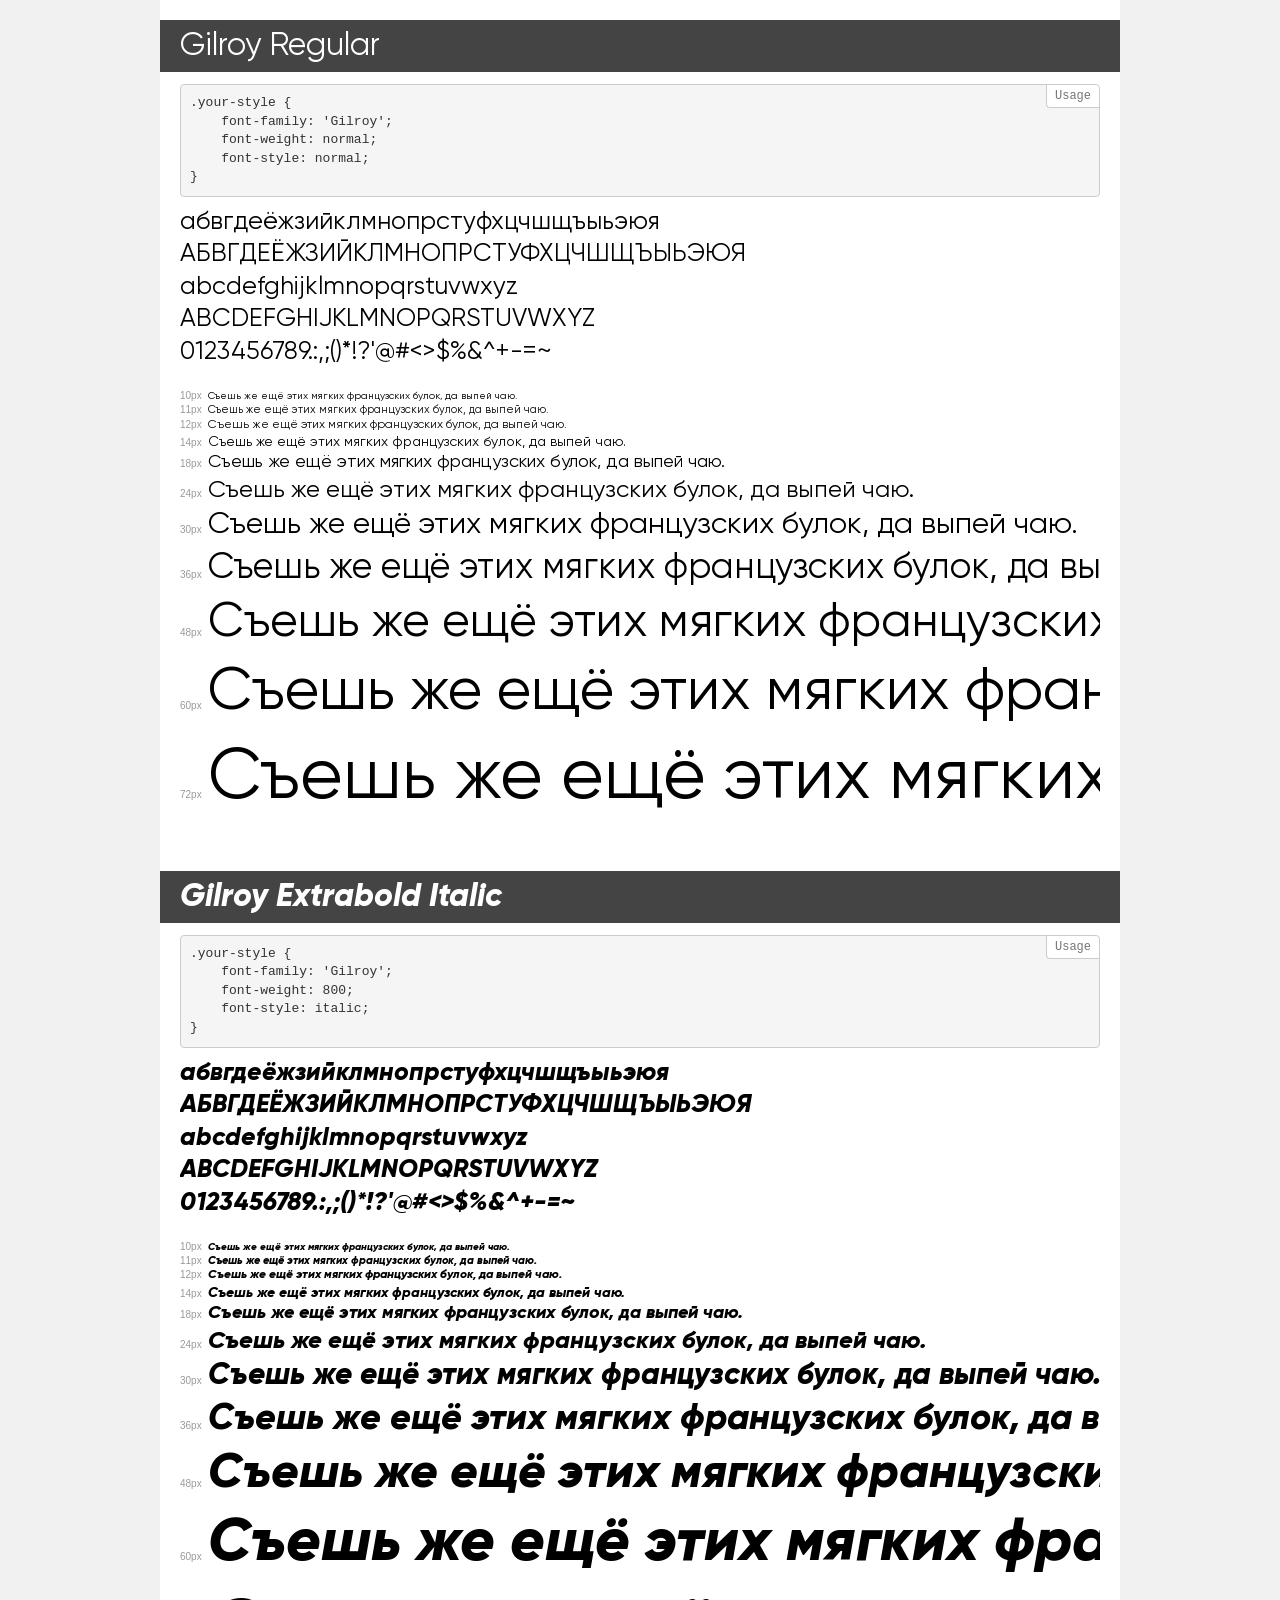
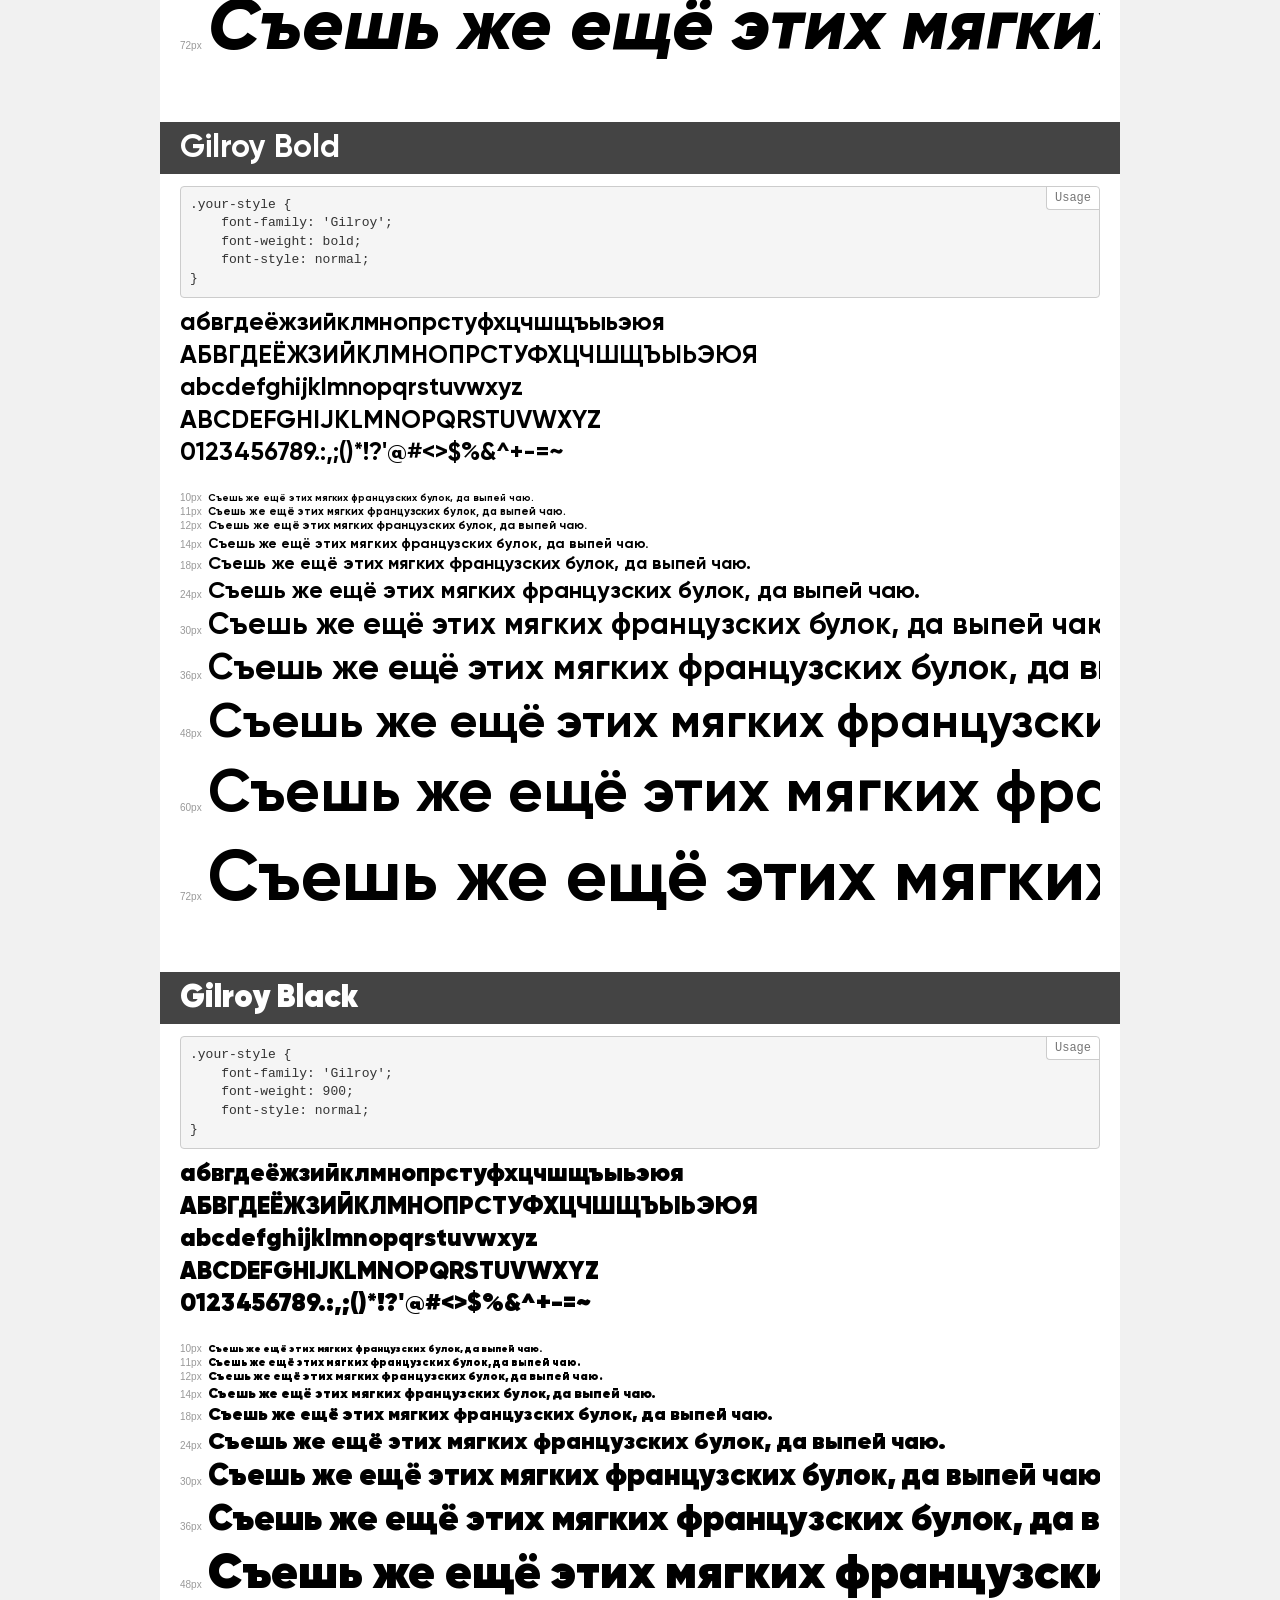
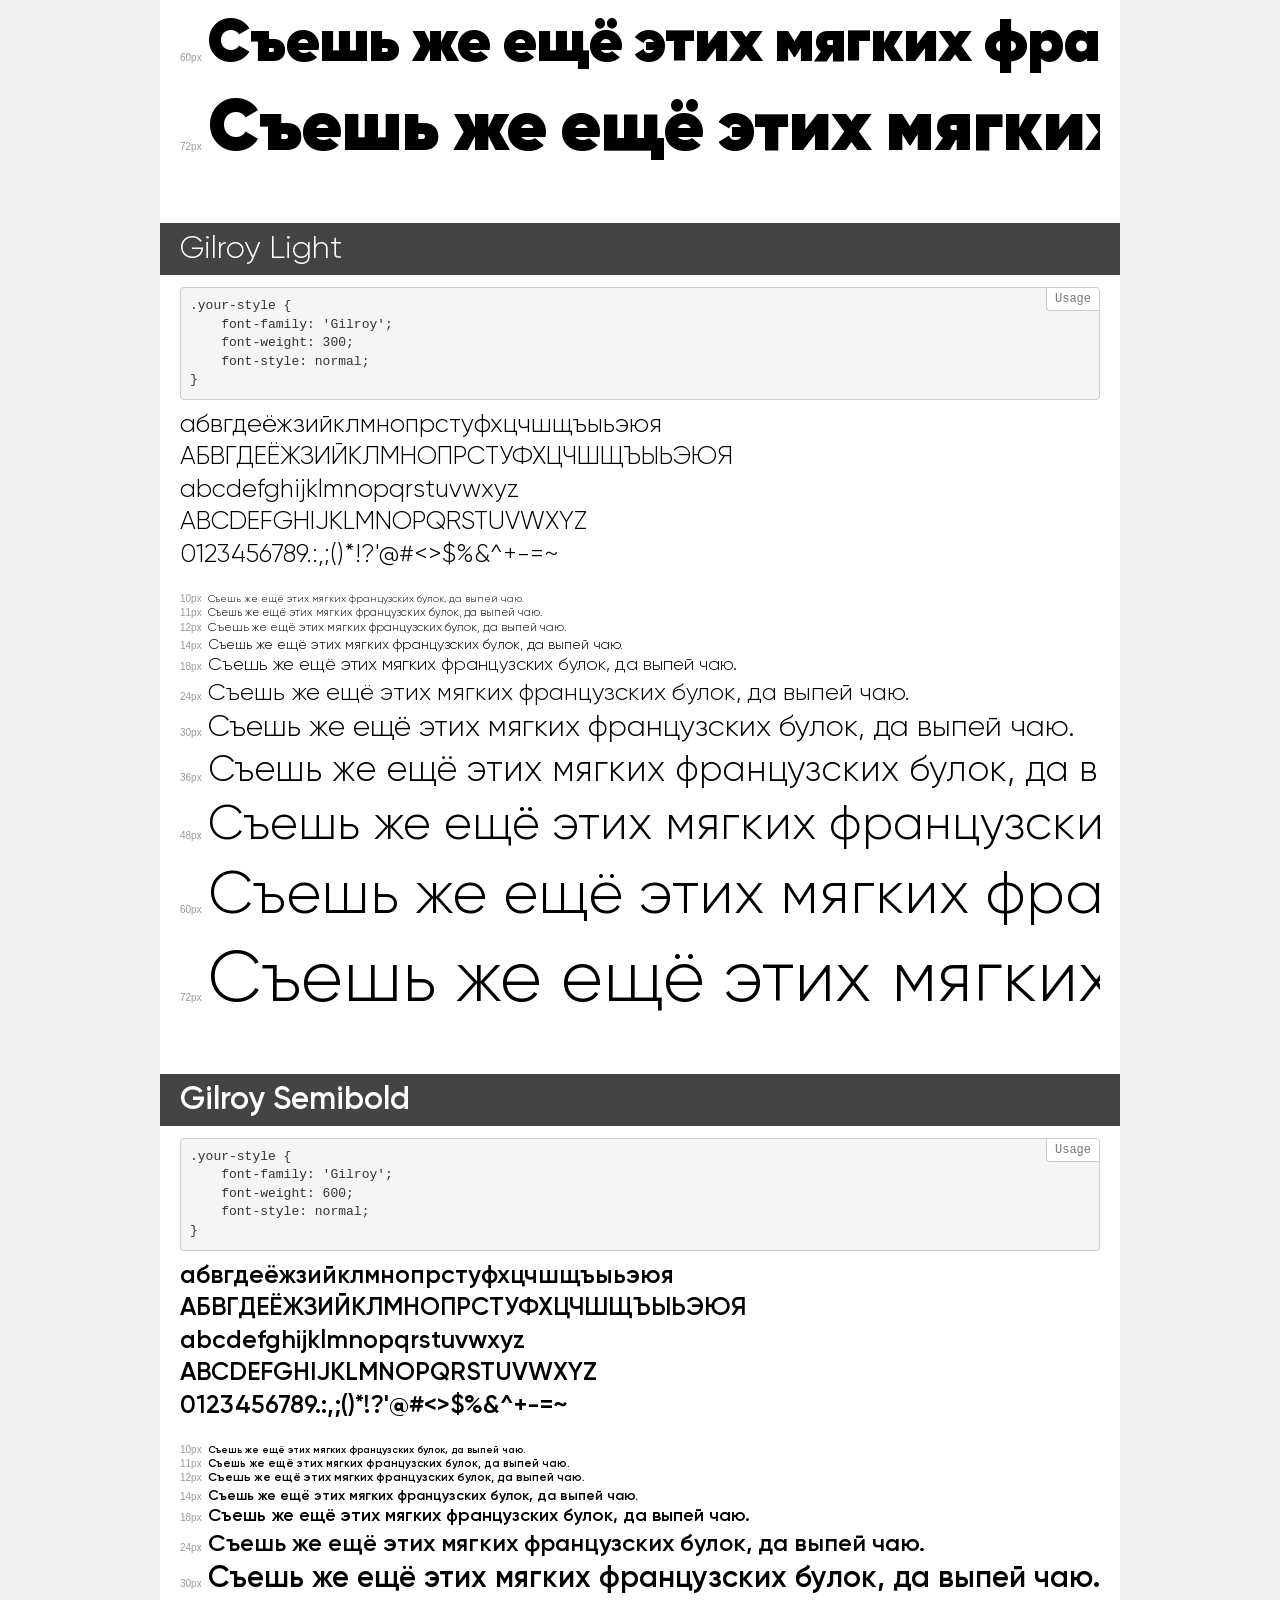
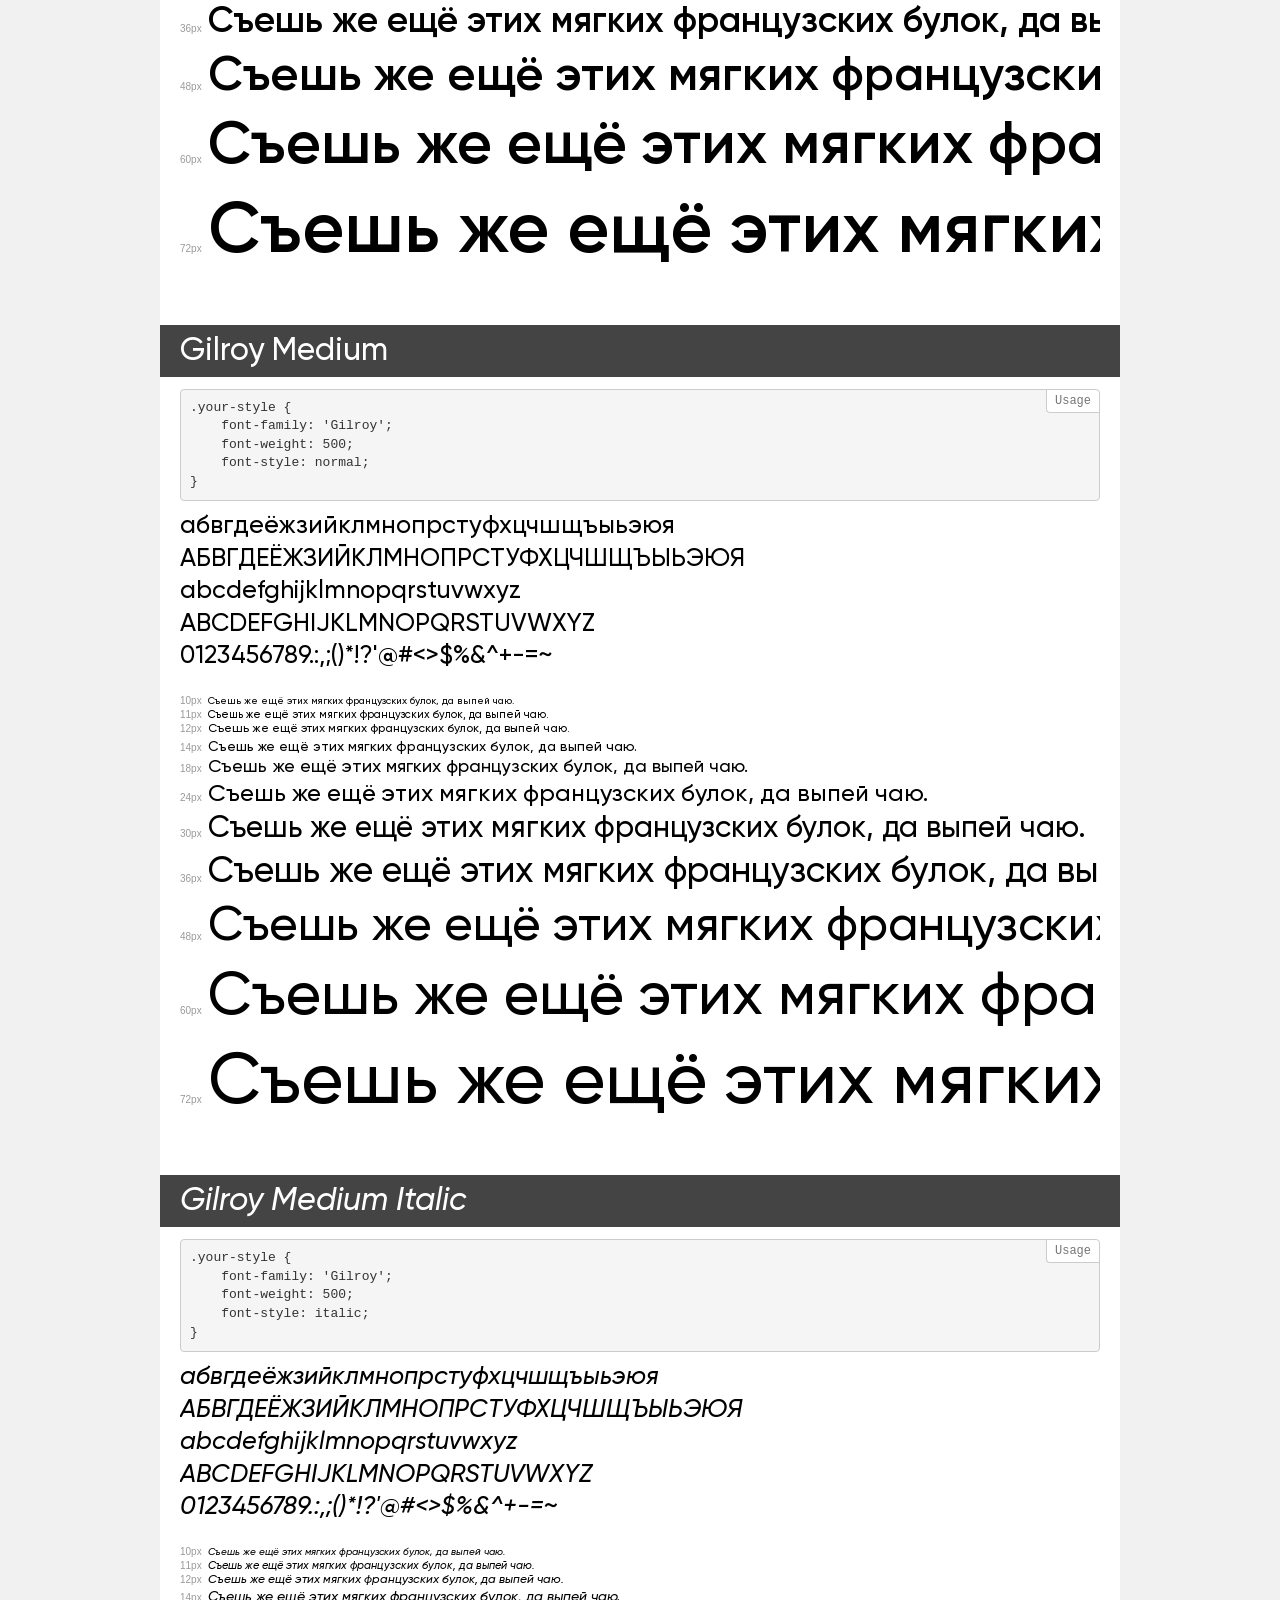
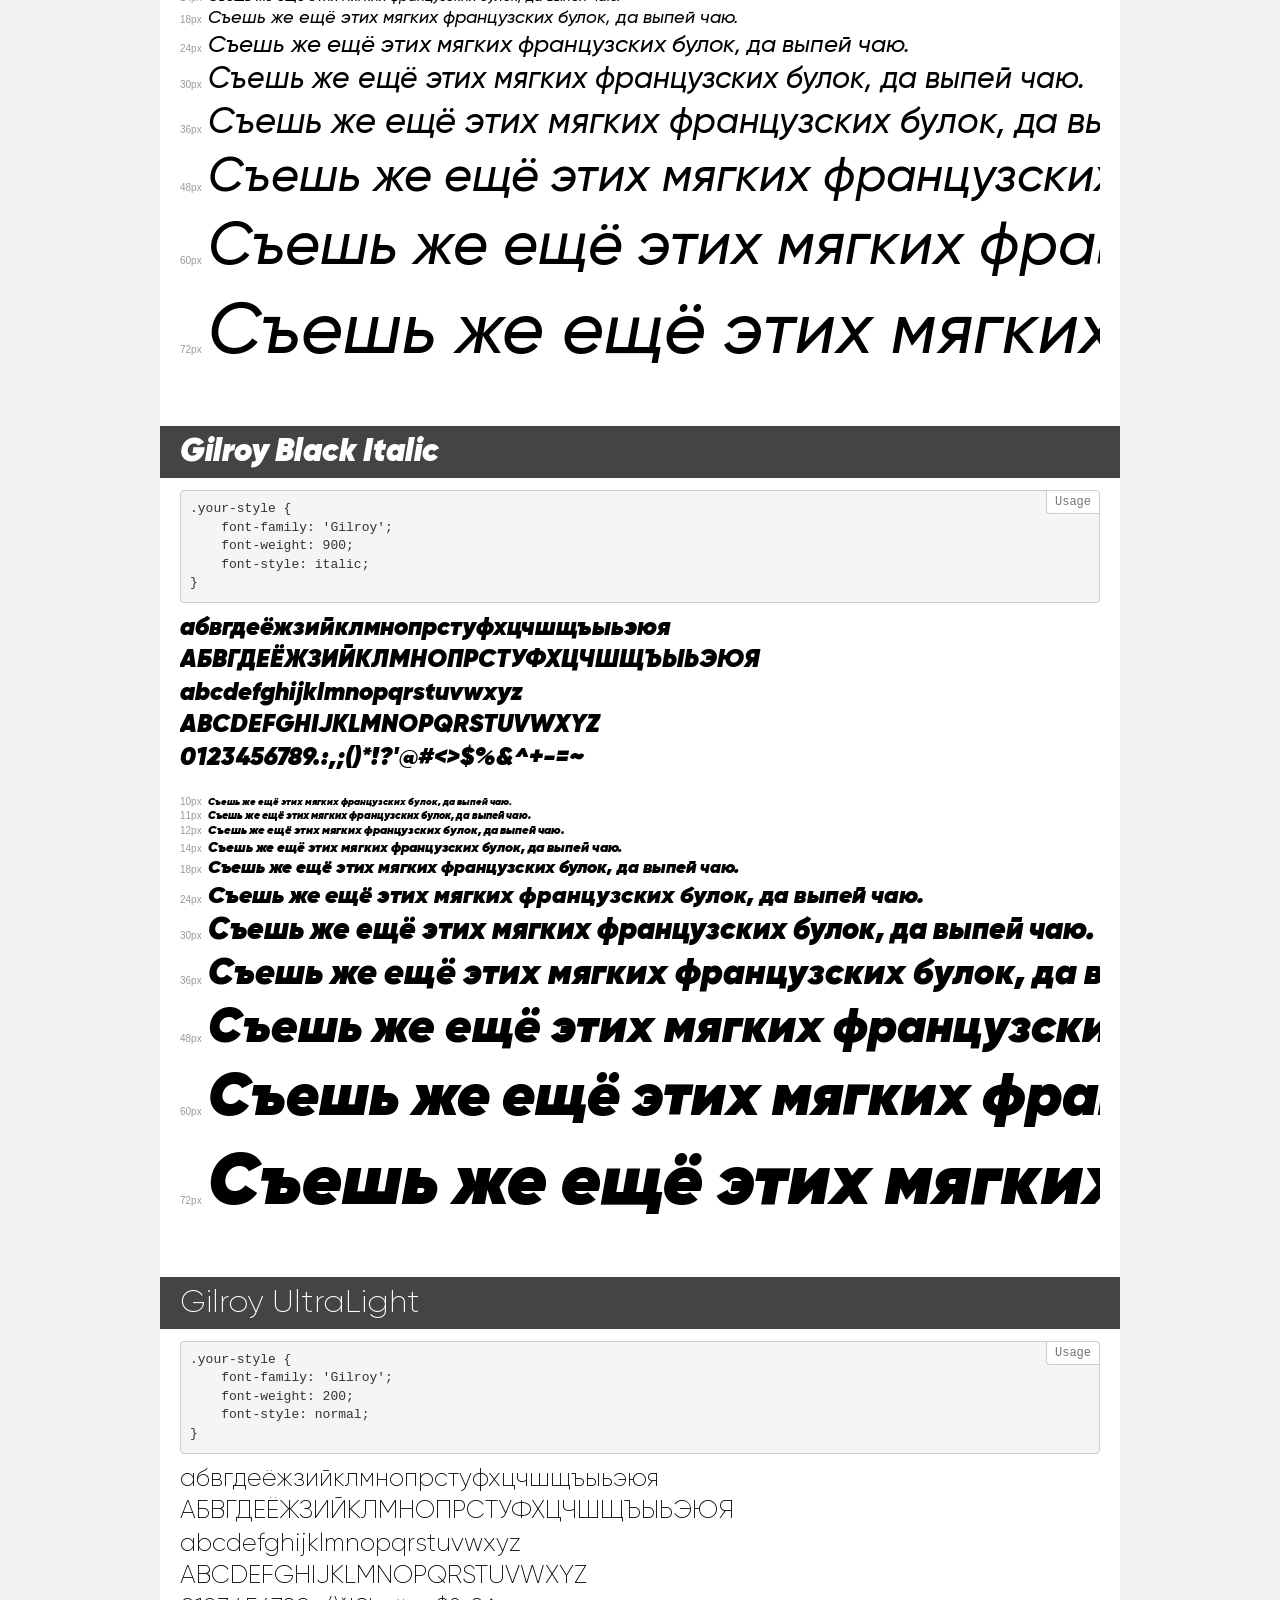
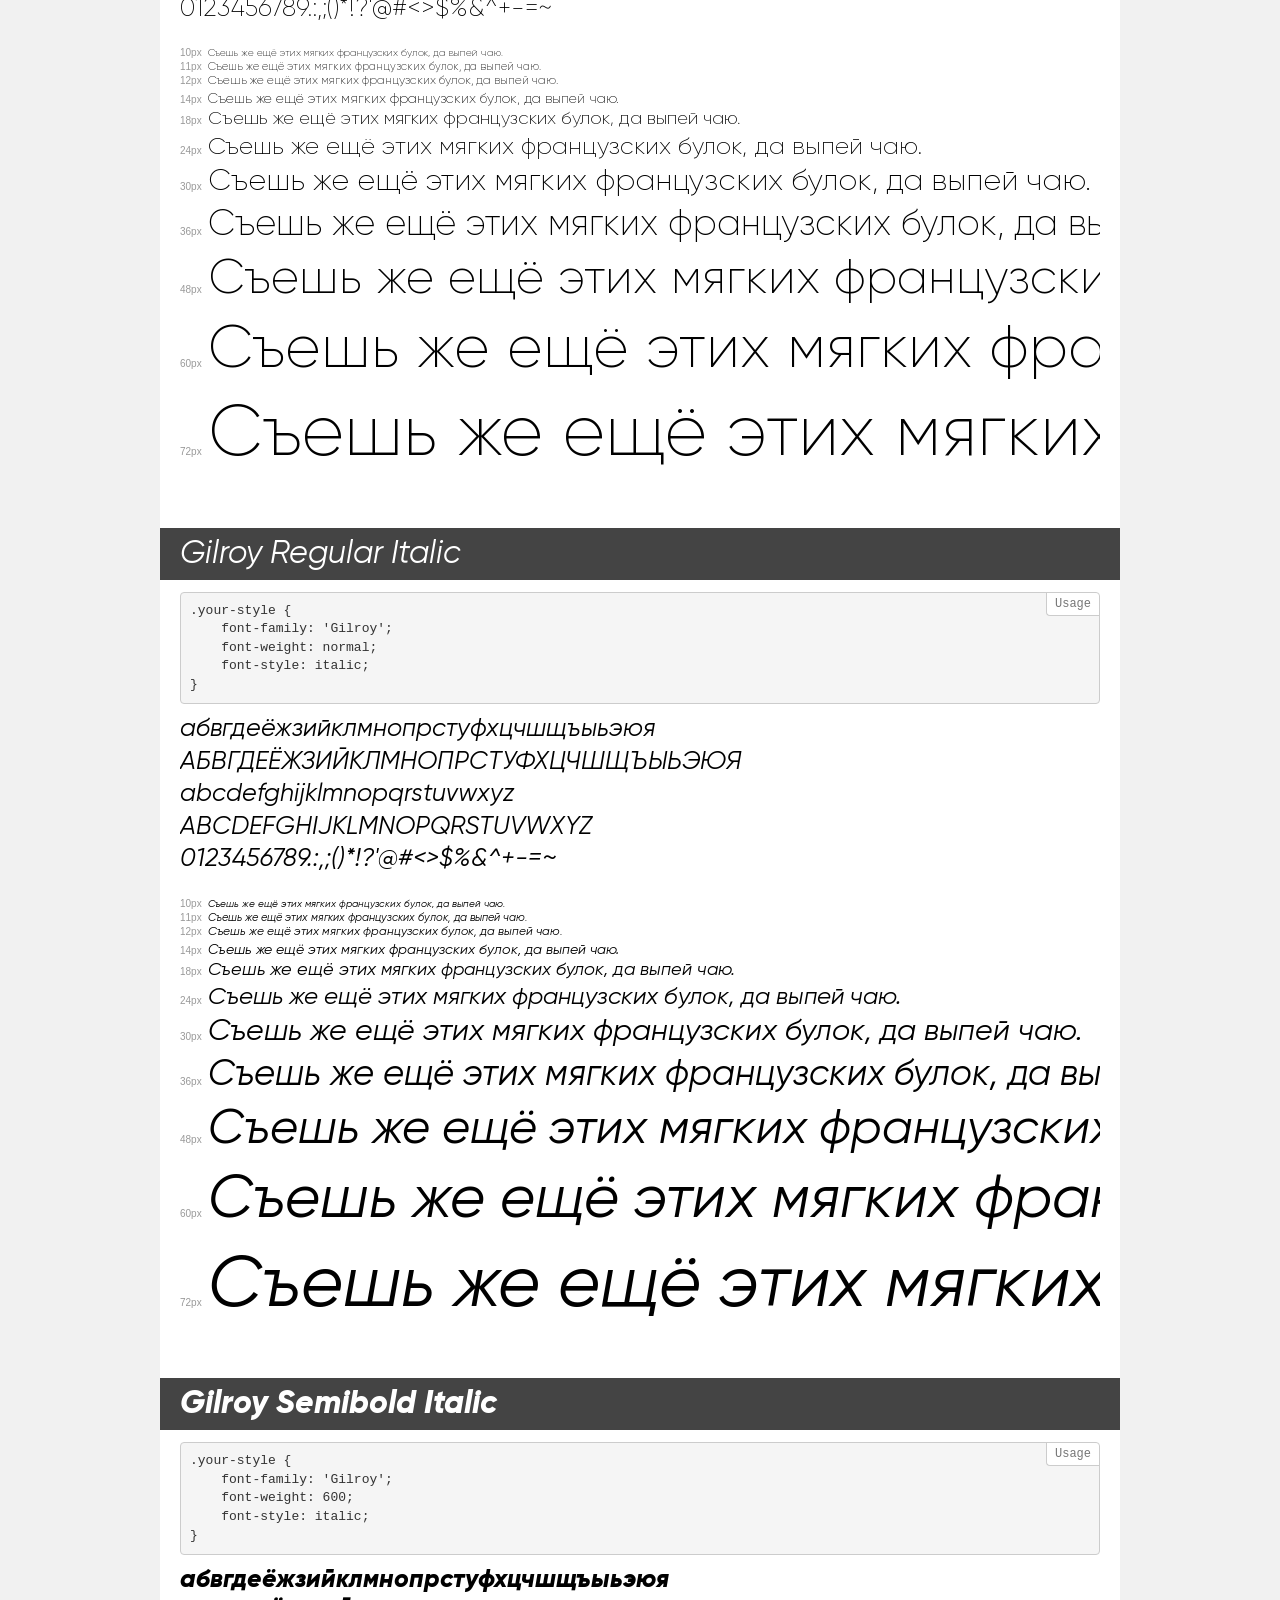
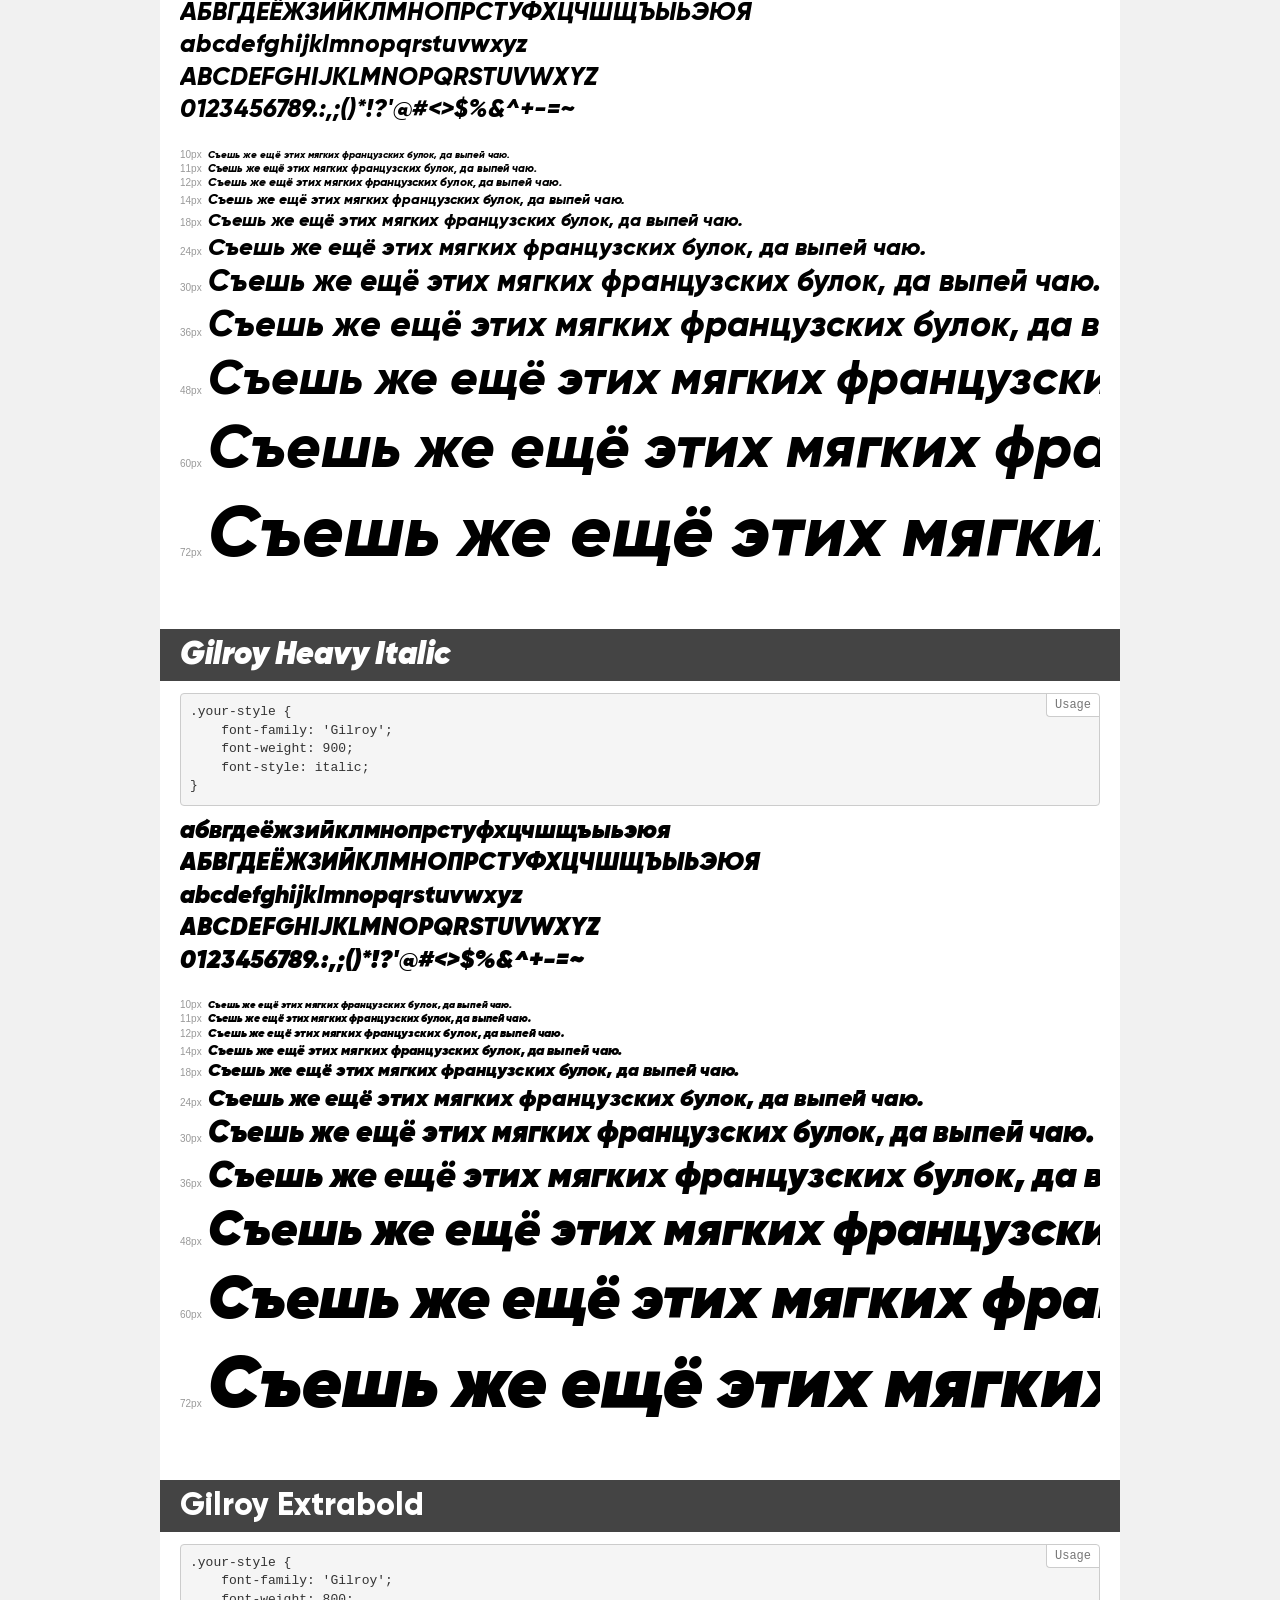
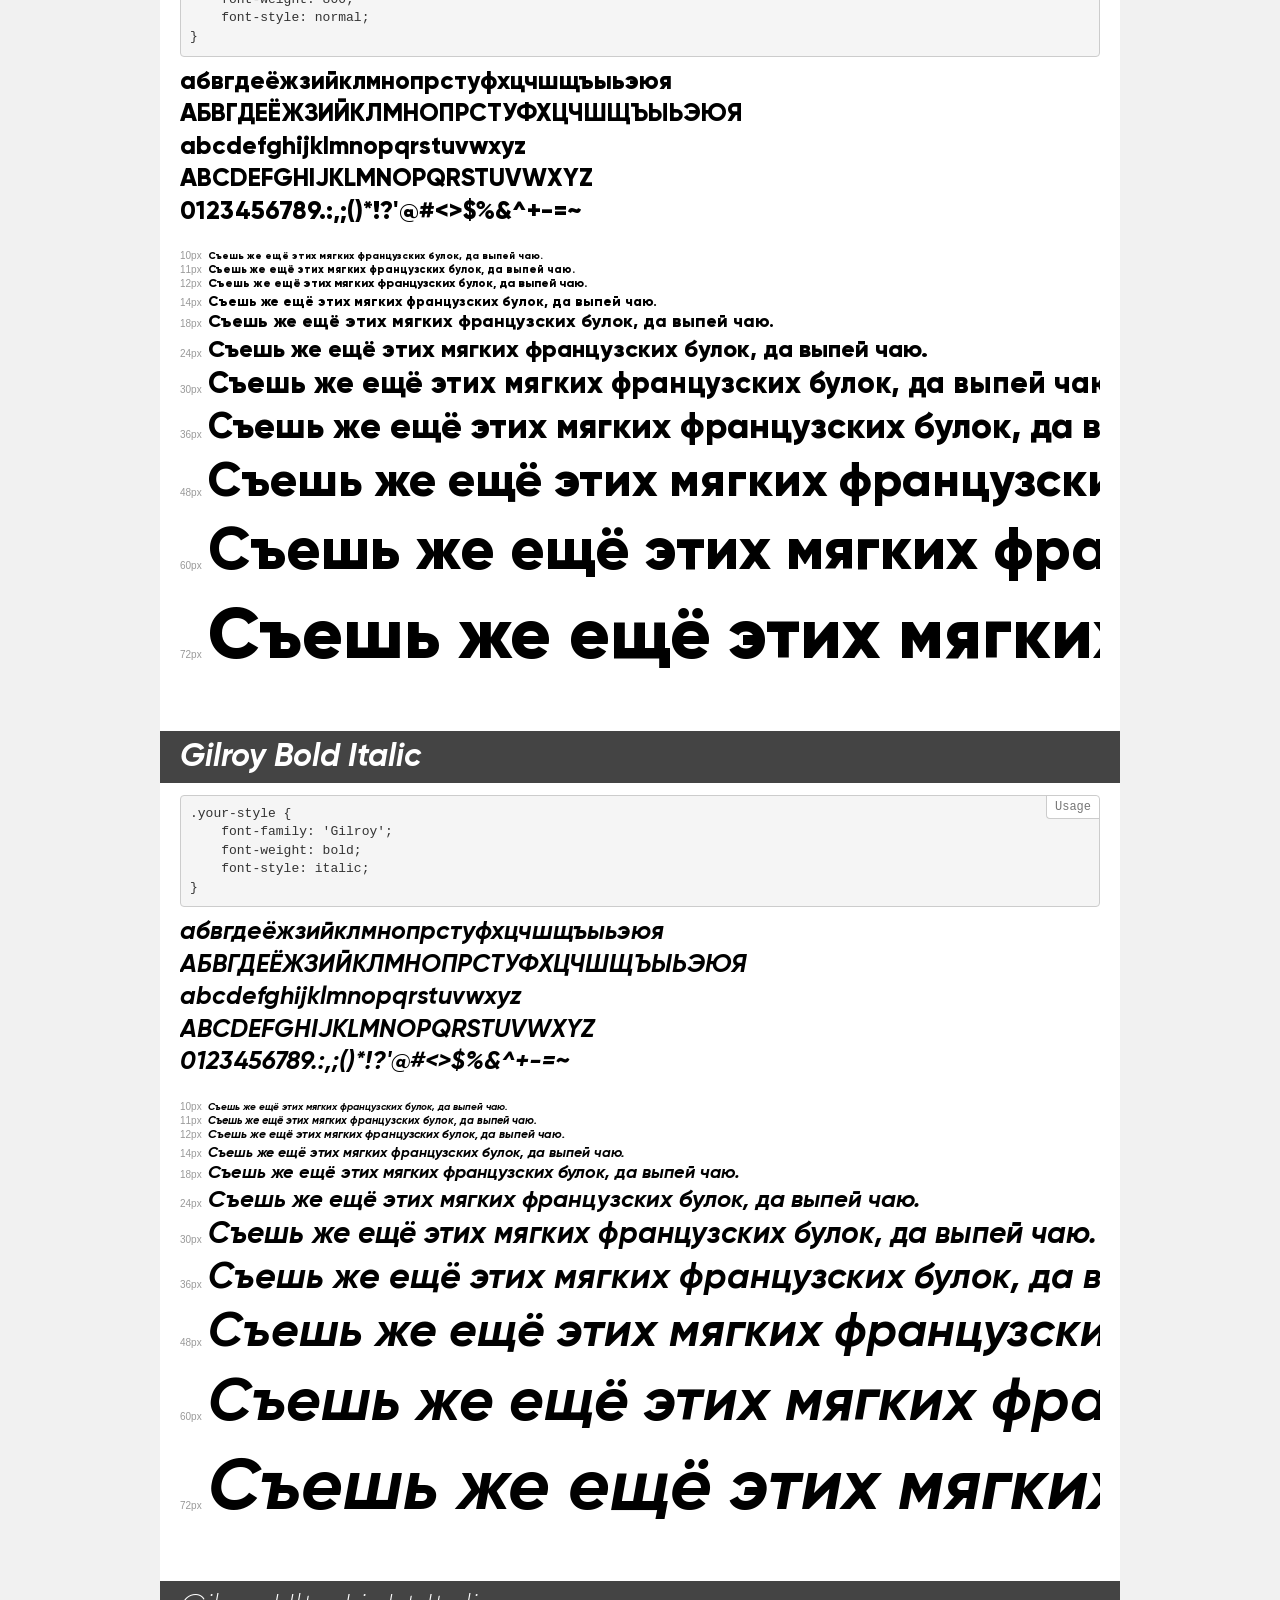
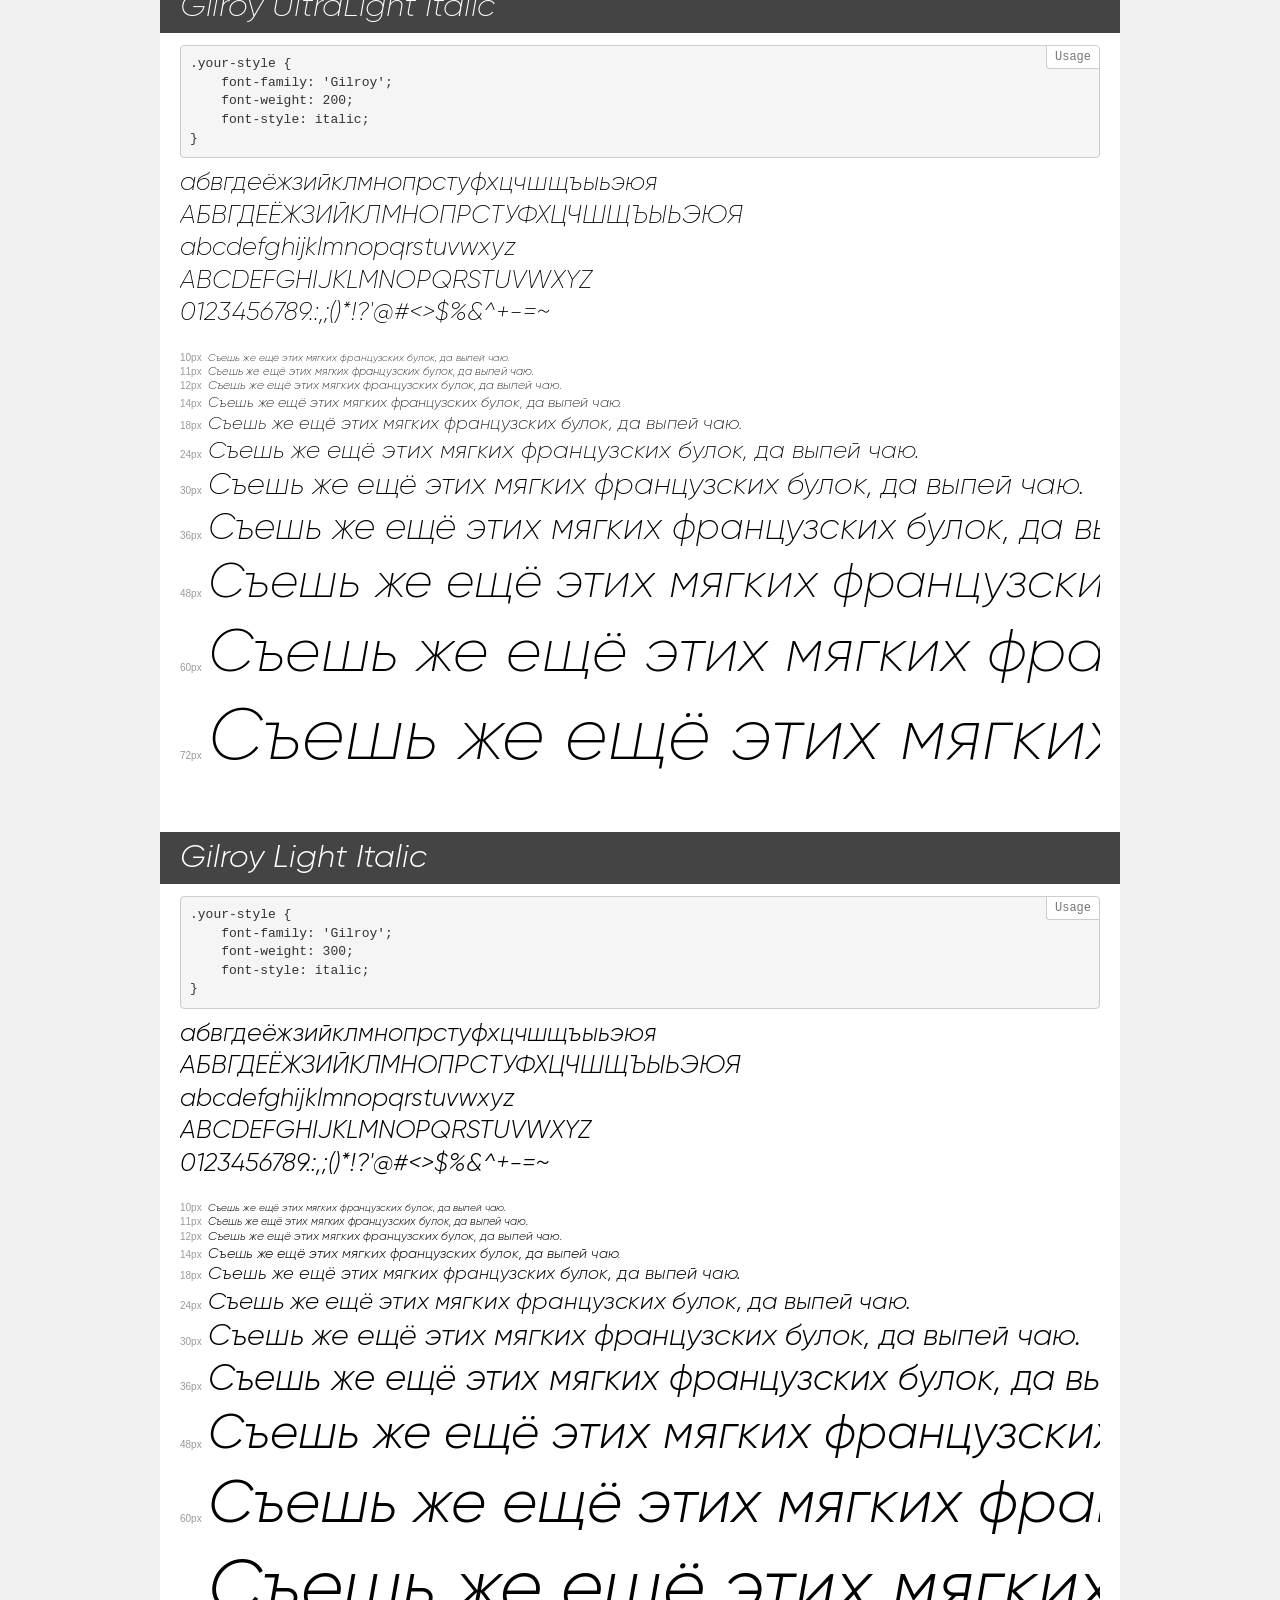
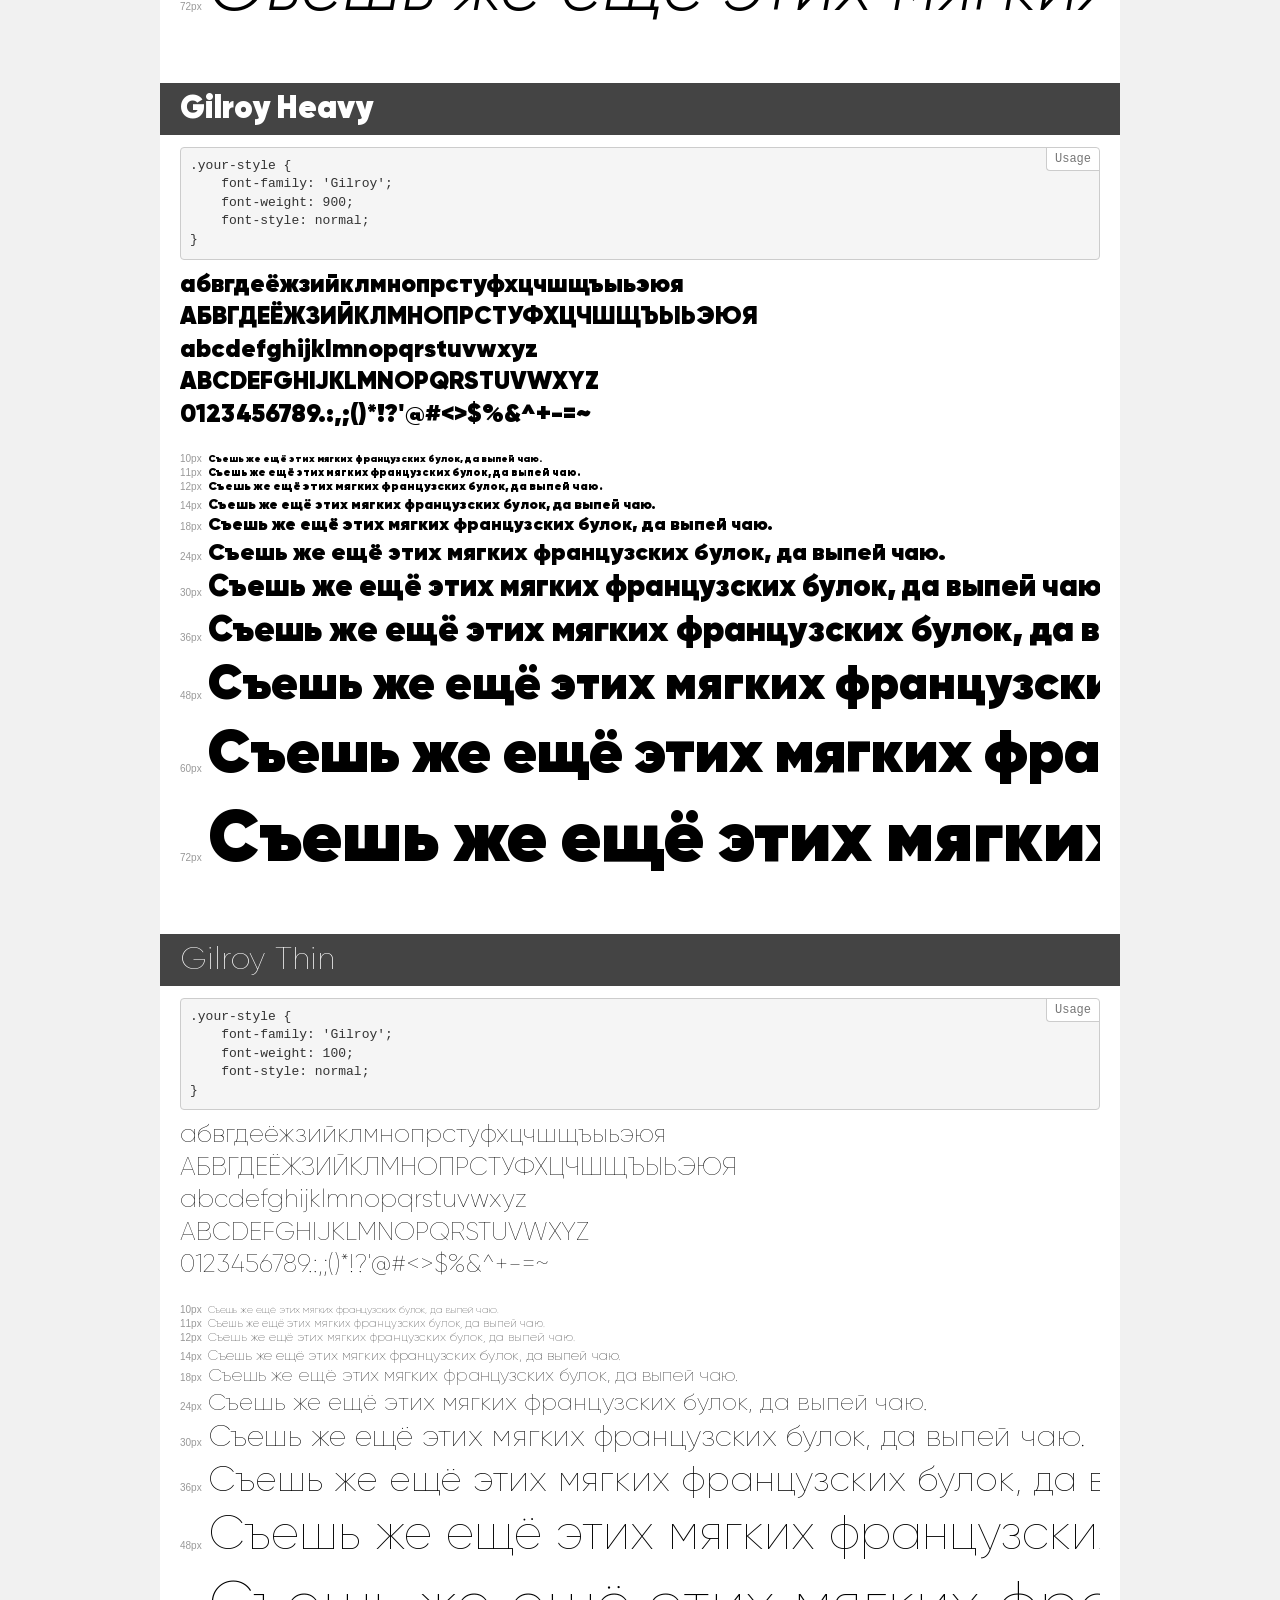
<file: font/demo.html>
<!DOCTYPE html>
<html>
<head>
    <meta charset="utf-8">
    <meta http-equiv="X-UA-Compatible" content="IE=edge">
    <meta name="viewport" content="width=device-width, initial-scale=1">
    <meta name="robots" content="noindex, noarchive">
    <meta name="format-detection" content="telephone=no">
    <title>Transfonter demo</title>
    <link href="stylesheet.css" rel="stylesheet">
    <style>
        /*
        http://meyerweb.com/eric/tools/css/reset/
        v2.0 | 20110126
        License: none (public domain)
        */
        html, body, div, span, applet, object, iframe,
        h1, h2, h3, h4, h5, h6, p, blockquote, pre,
        a, abbr, acronym, address, big, cite, code,
        del, dfn, em, img, ins, kbd, q, s, samp,
        small, strike, strong, sub, sup, tt, var,
        b, u, i, center,
        dl, dt, dd, ol, ul, li,
        fieldset, form, label, legend,
        table, caption, tbody, tfoot, thead, tr, th, td,
        article, aside, canvas, details, embed,
        figure, figcaption, footer, header, hgroup,
        menu, nav, output, ruby, section, summary,
        time, mark, audio, video {
            margin: 0;
            padding: 0;
            border: 0;
            font-size: 100%;
            font: inherit;
            vertical-align: baseline;
        }
        /* HTML5 display-role reset for older browsers */
        article, aside, details, figcaption, figure,
        footer, header, hgroup, menu, nav, section {
            display: block;
        }
        body {
            line-height: 1;
        }
        ol, ul {
            list-style: none;
        }
        blockquote, q {
            quotes: none;
        }
        blockquote:before, blockquote:after,
        q:before, q:after {
            content: '';
            content: none;
        }
        table {
            border-collapse: collapse;
            border-spacing: 0;
        }
        /* common styles */
        body {
            background: #f1f1f1;
            color: #000;
        }
        .page {
            background: #fff;
            width: 920px;
            margin: 0 auto;
            padding: 20px 20px 0 20px;
            overflow: hidden;
        }
        .font-container {
            overflow-x: auto;
            overflow-y: hidden;
            margin-bottom: 40px;
            line-height: 1.3;
            white-space: nowrap;
            padding-bottom: 5px;
        }
        h1 {
            position: relative;
            background: #444;
            font-size: 32px;
            color: #fff;
            padding: 10px 20px;
            margin: 0 -20px 12px -20px;
        }
        .letters {
            font-size: 25px;
            margin-bottom: 20px;
        }
        .s10:before {
            content: '10px';
        }
        .s11:before {
            content: '11px';
        }
        .s12:before {
            content: '12px';
        }
        .s14:before {
            content: '14px';
        }
        .s18:before {
            content: '18px';
        }
        .s24:before {
            content: '24px';
        }
        .s30:before {
            content: '30px';
        }
        .s36:before {
            content: '36px';
        }
        .s48:before {
            content: '48px';
        }
        .s60:before {
            content: '60px';
        }
        .s72:before {
            content: '72px';
        }
        .s10:before, .s11:before, .s12:before, .s14:before,
        .s18:before, .s24:before, .s30:before, .s36:before,
        .s48:before, .s60:before, .s72:before {
            font-family: Arial, sans-serif;
            font-size: 10px;
            font-weight: normal;
            font-style: normal;
            color: #999;
            padding-right: 6px;
        }
        pre {
            display: block;
            position: relative;
            padding: 9px;
            margin: 0 0 10px;
            font-family: Monaco, Menlo, Consolas, "Courier New", monospace !important;
            font-size: 13px;
            line-height: 1.428571429;
            color: #333;
            font-weight: normal !important;
            font-style: normal !important;
            background-color: #f5f5f5;
            border: 1px solid #ccc;
            overflow-x: auto;
            border-radius: 4px;
        }
        pre:after {
            display: block;
            position: absolute;
            right: 0;
            top: 0;
            content: 'Usage';
            line-height: 1;
            padding: 5px 8px;
            font-size: 12px;
            color: #767676;
            background-color: #fff;
            border: 1px solid #ccc;
            border-right: none;
            border-top: none;
            border-radius: 0 4px 0 4px;
            z-index: 10;
        }
        /* responsive */
        @media (max-width: 959px) {
            .page {
                width: auto;
                margin: 0;
            }
        }
    </style>
</head>
<body>
<div class="page">
    <div class="demo" style="font-family: 'Gilroy'; font-weight: normal; font-style: normal;">
        <h1>Gilroy Regular</h1>
        <pre>.your-style {
    font-family: 'Gilroy';
    font-weight: normal;
    font-style: normal;
}</pre>
        <div class="font-container">
            <p class="letters">
                абвгдеёжзийклмнопрстуфхцчшщъыьэюя<br>
АБВГДЕЁЖЗИЙКЛМНОПРСТУФХЦЧШЩЪЫЬЭЮЯ<br>
abcdefghijklmnopqrstuvwxyz<br>
ABCDEFGHIJKLMNOPQRSTUVWXYZ<br>
                0123456789.:,;()*!?'@#<>$%&^+-=~
            </p>
            <p class="s10" style="font-size: 10px;">Съешь же ещё этих мягких французских булок, да выпей чаю.</p>
            <p class="s11" style="font-size: 11px;">Съешь же ещё этих мягких французских булок, да выпей чаю.</p>
            <p class="s12" style="font-size: 12px;">Съешь же ещё этих мягких французских булок, да выпей чаю.</p>
            <p class="s14" style="font-size: 14px;">Съешь же ещё этих мягких французских булок, да выпей чаю.</p>
            <p class="s18" style="font-size: 18px;">Съешь же ещё этих мягких французских булок, да выпей чаю.</p>
            <p class="s24" style="font-size: 24px;">Съешь же ещё этих мягких французских булок, да выпей чаю.</p>
            <p class="s30" style="font-size: 30px;">Съешь же ещё этих мягких французских булок, да выпей чаю.</p>
            <p class="s36" style="font-size: 36px;">Съешь же ещё этих мягких французских булок, да выпей чаю.</p>
            <p class="s48" style="font-size: 48px;">Съешь же ещё этих мягких французских булок, да выпей чаю.</p>
            <p class="s60" style="font-size: 60px;">Съешь же ещё этих мягких французских булок, да выпей чаю.</p>
            <p class="s72" style="font-size: 72px;">Съешь же ещё этих мягких французских булок, да выпей чаю.</p>
        </div>
    </div>
    <div class="demo" style="font-family: 'Gilroy'; font-weight: 800; font-style: italic;">
        <h1>Gilroy Extrabold Italic</h1>
        <pre>.your-style {
    font-family: 'Gilroy';
    font-weight: 800;
    font-style: italic;
}</pre>
        <div class="font-container">
            <p class="letters">
                абвгдеёжзийклмнопрстуфхцчшщъыьэюя<br>
АБВГДЕЁЖЗИЙКЛМНОПРСТУФХЦЧШЩЪЫЬЭЮЯ<br>
abcdefghijklmnopqrstuvwxyz<br>
ABCDEFGHIJKLMNOPQRSTUVWXYZ<br>
                0123456789.:,;()*!?'@#<>$%&^+-=~
            </p>
            <p class="s10" style="font-size: 10px;">Съешь же ещё этих мягких французских булок, да выпей чаю.</p>
            <p class="s11" style="font-size: 11px;">Съешь же ещё этих мягких французских булок, да выпей чаю.</p>
            <p class="s12" style="font-size: 12px;">Съешь же ещё этих мягких французских булок, да выпей чаю.</p>
            <p class="s14" style="font-size: 14px;">Съешь же ещё этих мягких французских булок, да выпей чаю.</p>
            <p class="s18" style="font-size: 18px;">Съешь же ещё этих мягких французских булок, да выпей чаю.</p>
            <p class="s24" style="font-size: 24px;">Съешь же ещё этих мягких французских булок, да выпей чаю.</p>
            <p class="s30" style="font-size: 30px;">Съешь же ещё этих мягких французских булок, да выпей чаю.</p>
            <p class="s36" style="font-size: 36px;">Съешь же ещё этих мягких французских булок, да выпей чаю.</p>
            <p class="s48" style="font-size: 48px;">Съешь же ещё этих мягких французских булок, да выпей чаю.</p>
            <p class="s60" style="font-size: 60px;">Съешь же ещё этих мягких французских булок, да выпей чаю.</p>
            <p class="s72" style="font-size: 72px;">Съешь же ещё этих мягких французских булок, да выпей чаю.</p>
        </div>
    </div>
    <div class="demo" style="font-family: 'Gilroy'; font-weight: bold; font-style: normal;">
        <h1>Gilroy Bold</h1>
        <pre>.your-style {
    font-family: 'Gilroy';
    font-weight: bold;
    font-style: normal;
}</pre>
        <div class="font-container">
            <p class="letters">
                абвгдеёжзийклмнопрстуфхцчшщъыьэюя<br>
АБВГДЕЁЖЗИЙКЛМНОПРСТУФХЦЧШЩЪЫЬЭЮЯ<br>
abcdefghijklmnopqrstuvwxyz<br>
ABCDEFGHIJKLMNOPQRSTUVWXYZ<br>
                0123456789.:,;()*!?'@#<>$%&^+-=~
            </p>
            <p class="s10" style="font-size: 10px;">Съешь же ещё этих мягких французских булок, да выпей чаю.</p>
            <p class="s11" style="font-size: 11px;">Съешь же ещё этих мягких французских булок, да выпей чаю.</p>
            <p class="s12" style="font-size: 12px;">Съешь же ещё этих мягких французских булок, да выпей чаю.</p>
            <p class="s14" style="font-size: 14px;">Съешь же ещё этих мягких французских булок, да выпей чаю.</p>
            <p class="s18" style="font-size: 18px;">Съешь же ещё этих мягких французских булок, да выпей чаю.</p>
            <p class="s24" style="font-size: 24px;">Съешь же ещё этих мягких французских булок, да выпей чаю.</p>
            <p class="s30" style="font-size: 30px;">Съешь же ещё этих мягких французских булок, да выпей чаю.</p>
            <p class="s36" style="font-size: 36px;">Съешь же ещё этих мягких французских булок, да выпей чаю.</p>
            <p class="s48" style="font-size: 48px;">Съешь же ещё этих мягких французских булок, да выпей чаю.</p>
            <p class="s60" style="font-size: 60px;">Съешь же ещё этих мягких французских булок, да выпей чаю.</p>
            <p class="s72" style="font-size: 72px;">Съешь же ещё этих мягких французских булок, да выпей чаю.</p>
        </div>
    </div>
    <div class="demo" style="font-family: 'Gilroy'; font-weight: 900; font-style: normal;">
        <h1>Gilroy Black</h1>
        <pre>.your-style {
    font-family: 'Gilroy';
    font-weight: 900;
    font-style: normal;
}</pre>
        <div class="font-container">
            <p class="letters">
                абвгдеёжзийклмнопрстуфхцчшщъыьэюя<br>
АБВГДЕЁЖЗИЙКЛМНОПРСТУФХЦЧШЩЪЫЬЭЮЯ<br>
abcdefghijklmnopqrstuvwxyz<br>
ABCDEFGHIJKLMNOPQRSTUVWXYZ<br>
                0123456789.:,;()*!?'@#<>$%&^+-=~
            </p>
            <p class="s10" style="font-size: 10px;">Съешь же ещё этих мягких французских булок, да выпей чаю.</p>
            <p class="s11" style="font-size: 11px;">Съешь же ещё этих мягких французских булок, да выпей чаю.</p>
            <p class="s12" style="font-size: 12px;">Съешь же ещё этих мягких французских булок, да выпей чаю.</p>
            <p class="s14" style="font-size: 14px;">Съешь же ещё этих мягких французских булок, да выпей чаю.</p>
            <p class="s18" style="font-size: 18px;">Съешь же ещё этих мягких французских булок, да выпей чаю.</p>
            <p class="s24" style="font-size: 24px;">Съешь же ещё этих мягких французских булок, да выпей чаю.</p>
            <p class="s30" style="font-size: 30px;">Съешь же ещё этих мягких французских булок, да выпей чаю.</p>
            <p class="s36" style="font-size: 36px;">Съешь же ещё этих мягких французских булок, да выпей чаю.</p>
            <p class="s48" style="font-size: 48px;">Съешь же ещё этих мягких французских булок, да выпей чаю.</p>
            <p class="s60" style="font-size: 60px;">Съешь же ещё этих мягких французских булок, да выпей чаю.</p>
            <p class="s72" style="font-size: 72px;">Съешь же ещё этих мягких французских булок, да выпей чаю.</p>
        </div>
    </div>
    <div class="demo" style="font-family: 'Gilroy'; font-weight: 300; font-style: normal;">
        <h1>Gilroy Light</h1>
        <pre>.your-style {
    font-family: 'Gilroy';
    font-weight: 300;
    font-style: normal;
}</pre>
        <div class="font-container">
            <p class="letters">
                абвгдеёжзийклмнопрстуфхцчшщъыьэюя<br>
АБВГДЕЁЖЗИЙКЛМНОПРСТУФХЦЧШЩЪЫЬЭЮЯ<br>
abcdefghijklmnopqrstuvwxyz<br>
ABCDEFGHIJKLMNOPQRSTUVWXYZ<br>
                0123456789.:,;()*!?'@#<>$%&^+-=~
            </p>
            <p class="s10" style="font-size: 10px;">Съешь же ещё этих мягких французских булок, да выпей чаю.</p>
            <p class="s11" style="font-size: 11px;">Съешь же ещё этих мягких французских булок, да выпей чаю.</p>
            <p class="s12" style="font-size: 12px;">Съешь же ещё этих мягких французских булок, да выпей чаю.</p>
            <p class="s14" style="font-size: 14px;">Съешь же ещё этих мягких французских булок, да выпей чаю.</p>
            <p class="s18" style="font-size: 18px;">Съешь же ещё этих мягких французских булок, да выпей чаю.</p>
            <p class="s24" style="font-size: 24px;">Съешь же ещё этих мягких французских булок, да выпей чаю.</p>
            <p class="s30" style="font-size: 30px;">Съешь же ещё этих мягких французских булок, да выпей чаю.</p>
            <p class="s36" style="font-size: 36px;">Съешь же ещё этих мягких французских булок, да выпей чаю.</p>
            <p class="s48" style="font-size: 48px;">Съешь же ещё этих мягких французских булок, да выпей чаю.</p>
            <p class="s60" style="font-size: 60px;">Съешь же ещё этих мягких французских булок, да выпей чаю.</p>
            <p class="s72" style="font-size: 72px;">Съешь же ещё этих мягких французских булок, да выпей чаю.</p>
        </div>
    </div>
    <div class="demo" style="font-family: 'Gilroy'; font-weight: 600; font-style: normal;">
        <h1>Gilroy Semibold</h1>
        <pre>.your-style {
    font-family: 'Gilroy';
    font-weight: 600;
    font-style: normal;
}</pre>
        <div class="font-container">
            <p class="letters">
                абвгдеёжзийклмнопрстуфхцчшщъыьэюя<br>
АБВГДЕЁЖЗИЙКЛМНОПРСТУФХЦЧШЩЪЫЬЭЮЯ<br>
abcdefghijklmnopqrstuvwxyz<br>
ABCDEFGHIJKLMNOPQRSTUVWXYZ<br>
                0123456789.:,;()*!?'@#<>$%&^+-=~
            </p>
            <p class="s10" style="font-size: 10px;">Съешь же ещё этих мягких французских булок, да выпей чаю.</p>
            <p class="s11" style="font-size: 11px;">Съешь же ещё этих мягких французских булок, да выпей чаю.</p>
            <p class="s12" style="font-size: 12px;">Съешь же ещё этих мягких французских булок, да выпей чаю.</p>
            <p class="s14" style="font-size: 14px;">Съешь же ещё этих мягких французских булок, да выпей чаю.</p>
            <p class="s18" style="font-size: 18px;">Съешь же ещё этих мягких французских булок, да выпей чаю.</p>
            <p class="s24" style="font-size: 24px;">Съешь же ещё этих мягких французских булок, да выпей чаю.</p>
            <p class="s30" style="font-size: 30px;">Съешь же ещё этих мягких французских булок, да выпей чаю.</p>
            <p class="s36" style="font-size: 36px;">Съешь же ещё этих мягких французских булок, да выпей чаю.</p>
            <p class="s48" style="font-size: 48px;">Съешь же ещё этих мягких французских булок, да выпей чаю.</p>
            <p class="s60" style="font-size: 60px;">Съешь же ещё этих мягких французских булок, да выпей чаю.</p>
            <p class="s72" style="font-size: 72px;">Съешь же ещё этих мягких французских булок, да выпей чаю.</p>
        </div>
    </div>
    <div class="demo" style="font-family: 'Gilroy'; font-weight: 500; font-style: normal;">
        <h1>Gilroy Medium</h1>
        <pre>.your-style {
    font-family: 'Gilroy';
    font-weight: 500;
    font-style: normal;
}</pre>
        <div class="font-container">
            <p class="letters">
                абвгдеёжзийклмнопрстуфхцчшщъыьэюя<br>
АБВГДЕЁЖЗИЙКЛМНОПРСТУФХЦЧШЩЪЫЬЭЮЯ<br>
abcdefghijklmnopqrstuvwxyz<br>
ABCDEFGHIJKLMNOPQRSTUVWXYZ<br>
                0123456789.:,;()*!?'@#<>$%&^+-=~
            </p>
            <p class="s10" style="font-size: 10px;">Съешь же ещё этих мягких французских булок, да выпей чаю.</p>
            <p class="s11" style="font-size: 11px;">Съешь же ещё этих мягких французских булок, да выпей чаю.</p>
            <p class="s12" style="font-size: 12px;">Съешь же ещё этих мягких французских булок, да выпей чаю.</p>
            <p class="s14" style="font-size: 14px;">Съешь же ещё этих мягких французских булок, да выпей чаю.</p>
            <p class="s18" style="font-size: 18px;">Съешь же ещё этих мягких французских булок, да выпей чаю.</p>
            <p class="s24" style="font-size: 24px;">Съешь же ещё этих мягких французских булок, да выпей чаю.</p>
            <p class="s30" style="font-size: 30px;">Съешь же ещё этих мягких французских булок, да выпей чаю.</p>
            <p class="s36" style="font-size: 36px;">Съешь же ещё этих мягких французских булок, да выпей чаю.</p>
            <p class="s48" style="font-size: 48px;">Съешь же ещё этих мягких французских булок, да выпей чаю.</p>
            <p class="s60" style="font-size: 60px;">Съешь же ещё этих мягких французских булок, да выпей чаю.</p>
            <p class="s72" style="font-size: 72px;">Съешь же ещё этих мягких французских булок, да выпей чаю.</p>
        </div>
    </div>
    <div class="demo" style="font-family: 'Gilroy'; font-weight: 500; font-style: italic;">
        <h1>Gilroy Medium Italic</h1>
        <pre>.your-style {
    font-family: 'Gilroy';
    font-weight: 500;
    font-style: italic;
}</pre>
        <div class="font-container">
            <p class="letters">
                абвгдеёжзийклмнопрстуфхцчшщъыьэюя<br>
АБВГДЕЁЖЗИЙКЛМНОПРСТУФХЦЧШЩЪЫЬЭЮЯ<br>
abcdefghijklmnopqrstuvwxyz<br>
ABCDEFGHIJKLMNOPQRSTUVWXYZ<br>
                0123456789.:,;()*!?'@#<>$%&^+-=~
            </p>
            <p class="s10" style="font-size: 10px;">Съешь же ещё этих мягких французских булок, да выпей чаю.</p>
            <p class="s11" style="font-size: 11px;">Съешь же ещё этих мягких французских булок, да выпей чаю.</p>
            <p class="s12" style="font-size: 12px;">Съешь же ещё этих мягких французских булок, да выпей чаю.</p>
            <p class="s14" style="font-size: 14px;">Съешь же ещё этих мягких французских булок, да выпей чаю.</p>
            <p class="s18" style="font-size: 18px;">Съешь же ещё этих мягких французских булок, да выпей чаю.</p>
            <p class="s24" style="font-size: 24px;">Съешь же ещё этих мягких французских булок, да выпей чаю.</p>
            <p class="s30" style="font-size: 30px;">Съешь же ещё этих мягких французских булок, да выпей чаю.</p>
            <p class="s36" style="font-size: 36px;">Съешь же ещё этих мягких французских булок, да выпей чаю.</p>
            <p class="s48" style="font-size: 48px;">Съешь же ещё этих мягких французских булок, да выпей чаю.</p>
            <p class="s60" style="font-size: 60px;">Съешь же ещё этих мягких французских булок, да выпей чаю.</p>
            <p class="s72" style="font-size: 72px;">Съешь же ещё этих мягких французских булок, да выпей чаю.</p>
        </div>
    </div>
    <div class="demo" style="font-family: 'Gilroy'; font-weight: 900; font-style: italic;">
        <h1>Gilroy Black Italic</h1>
        <pre>.your-style {
    font-family: 'Gilroy';
    font-weight: 900;
    font-style: italic;
}</pre>
        <div class="font-container">
            <p class="letters">
                абвгдеёжзийклмнопрстуфхцчшщъыьэюя<br>
АБВГДЕЁЖЗИЙКЛМНОПРСТУФХЦЧШЩЪЫЬЭЮЯ<br>
abcdefghijklmnopqrstuvwxyz<br>
ABCDEFGHIJKLMNOPQRSTUVWXYZ<br>
                0123456789.:,;()*!?'@#<>$%&^+-=~
            </p>
            <p class="s10" style="font-size: 10px;">Съешь же ещё этих мягких французских булок, да выпей чаю.</p>
            <p class="s11" style="font-size: 11px;">Съешь же ещё этих мягких французских булок, да выпей чаю.</p>
            <p class="s12" style="font-size: 12px;">Съешь же ещё этих мягких французских булок, да выпей чаю.</p>
            <p class="s14" style="font-size: 14px;">Съешь же ещё этих мягких французских булок, да выпей чаю.</p>
            <p class="s18" style="font-size: 18px;">Съешь же ещё этих мягких французских булок, да выпей чаю.</p>
            <p class="s24" style="font-size: 24px;">Съешь же ещё этих мягких французских булок, да выпей чаю.</p>
            <p class="s30" style="font-size: 30px;">Съешь же ещё этих мягких французских булок, да выпей чаю.</p>
            <p class="s36" style="font-size: 36px;">Съешь же ещё этих мягких французских булок, да выпей чаю.</p>
            <p class="s48" style="font-size: 48px;">Съешь же ещё этих мягких французских булок, да выпей чаю.</p>
            <p class="s60" style="font-size: 60px;">Съешь же ещё этих мягких французских булок, да выпей чаю.</p>
            <p class="s72" style="font-size: 72px;">Съешь же ещё этих мягких французских булок, да выпей чаю.</p>
        </div>
    </div>
    <div class="demo" style="font-family: 'Gilroy'; font-weight: 200; font-style: normal;">
        <h1>Gilroy UltraLight</h1>
        <pre>.your-style {
    font-family: 'Gilroy';
    font-weight: 200;
    font-style: normal;
}</pre>
        <div class="font-container">
            <p class="letters">
                абвгдеёжзийклмнопрстуфхцчшщъыьэюя<br>
АБВГДЕЁЖЗИЙКЛМНОПРСТУФХЦЧШЩЪЫЬЭЮЯ<br>
abcdefghijklmnopqrstuvwxyz<br>
ABCDEFGHIJKLMNOPQRSTUVWXYZ<br>
                0123456789.:,;()*!?'@#<>$%&^+-=~
            </p>
            <p class="s10" style="font-size: 10px;">Съешь же ещё этих мягких французских булок, да выпей чаю.</p>
            <p class="s11" style="font-size: 11px;">Съешь же ещё этих мягких французских булок, да выпей чаю.</p>
            <p class="s12" style="font-size: 12px;">Съешь же ещё этих мягких французских булок, да выпей чаю.</p>
            <p class="s14" style="font-size: 14px;">Съешь же ещё этих мягких французских булок, да выпей чаю.</p>
            <p class="s18" style="font-size: 18px;">Съешь же ещё этих мягких французских булок, да выпей чаю.</p>
            <p class="s24" style="font-size: 24px;">Съешь же ещё этих мягких французских булок, да выпей чаю.</p>
            <p class="s30" style="font-size: 30px;">Съешь же ещё этих мягких французских булок, да выпей чаю.</p>
            <p class="s36" style="font-size: 36px;">Съешь же ещё этих мягких французских булок, да выпей чаю.</p>
            <p class="s48" style="font-size: 48px;">Съешь же ещё этих мягких французских булок, да выпей чаю.</p>
            <p class="s60" style="font-size: 60px;">Съешь же ещё этих мягких французских булок, да выпей чаю.</p>
            <p class="s72" style="font-size: 72px;">Съешь же ещё этих мягких французских булок, да выпей чаю.</p>
        </div>
    </div>
    <div class="demo" style="font-family: 'Gilroy'; font-weight: normal; font-style: italic;">
        <h1>Gilroy Regular Italic</h1>
        <pre>.your-style {
    font-family: 'Gilroy';
    font-weight: normal;
    font-style: italic;
}</pre>
        <div class="font-container">
            <p class="letters">
                абвгдеёжзийклмнопрстуфхцчшщъыьэюя<br>
АБВГДЕЁЖЗИЙКЛМНОПРСТУФХЦЧШЩЪЫЬЭЮЯ<br>
abcdefghijklmnopqrstuvwxyz<br>
ABCDEFGHIJKLMNOPQRSTUVWXYZ<br>
                0123456789.:,;()*!?'@#<>$%&^+-=~
            </p>
            <p class="s10" style="font-size: 10px;">Съешь же ещё этих мягких французских булок, да выпей чаю.</p>
            <p class="s11" style="font-size: 11px;">Съешь же ещё этих мягких французских булок, да выпей чаю.</p>
            <p class="s12" style="font-size: 12px;">Съешь же ещё этих мягких французских булок, да выпей чаю.</p>
            <p class="s14" style="font-size: 14px;">Съешь же ещё этих мягких французских булок, да выпей чаю.</p>
            <p class="s18" style="font-size: 18px;">Съешь же ещё этих мягких французских булок, да выпей чаю.</p>
            <p class="s24" style="font-size: 24px;">Съешь же ещё этих мягких французских булок, да выпей чаю.</p>
            <p class="s30" style="font-size: 30px;">Съешь же ещё этих мягких французских булок, да выпей чаю.</p>
            <p class="s36" style="font-size: 36px;">Съешь же ещё этих мягких французских булок, да выпей чаю.</p>
            <p class="s48" style="font-size: 48px;">Съешь же ещё этих мягких французских булок, да выпей чаю.</p>
            <p class="s60" style="font-size: 60px;">Съешь же ещё этих мягких французских булок, да выпей чаю.</p>
            <p class="s72" style="font-size: 72px;">Съешь же ещё этих мягких французских булок, да выпей чаю.</p>
        </div>
    </div>
    <div class="demo" style="font-family: 'Gilroy'; font-weight: 600; font-style: italic;">
        <h1>Gilroy Semibold Italic</h1>
        <pre>.your-style {
    font-family: 'Gilroy';
    font-weight: 600;
    font-style: italic;
}</pre>
        <div class="font-container">
            <p class="letters">
                абвгдеёжзийклмнопрстуфхцчшщъыьэюя<br>
АБВГДЕЁЖЗИЙКЛМНОПРСТУФХЦЧШЩЪЫЬЭЮЯ<br>
abcdefghijklmnopqrstuvwxyz<br>
ABCDEFGHIJKLMNOPQRSTUVWXYZ<br>
                0123456789.:,;()*!?'@#<>$%&^+-=~
            </p>
            <p class="s10" style="font-size: 10px;">Съешь же ещё этих мягких французских булок, да выпей чаю.</p>
            <p class="s11" style="font-size: 11px;">Съешь же ещё этих мягких французских булок, да выпей чаю.</p>
            <p class="s12" style="font-size: 12px;">Съешь же ещё этих мягких французских булок, да выпей чаю.</p>
            <p class="s14" style="font-size: 14px;">Съешь же ещё этих мягких французских булок, да выпей чаю.</p>
            <p class="s18" style="font-size: 18px;">Съешь же ещё этих мягких французских булок, да выпей чаю.</p>
            <p class="s24" style="font-size: 24px;">Съешь же ещё этих мягких французских булок, да выпей чаю.</p>
            <p class="s30" style="font-size: 30px;">Съешь же ещё этих мягких французских булок, да выпей чаю.</p>
            <p class="s36" style="font-size: 36px;">Съешь же ещё этих мягких французских булок, да выпей чаю.</p>
            <p class="s48" style="font-size: 48px;">Съешь же ещё этих мягких французских булок, да выпей чаю.</p>
            <p class="s60" style="font-size: 60px;">Съешь же ещё этих мягких французских булок, да выпей чаю.</p>
            <p class="s72" style="font-size: 72px;">Съешь же ещё этих мягких французских булок, да выпей чаю.</p>
        </div>
    </div>
    <div class="demo" style="font-family: 'Gilroy'; font-weight: 900; font-style: italic;">
        <h1>Gilroy Heavy Italic</h1>
        <pre>.your-style {
    font-family: 'Gilroy';
    font-weight: 900;
    font-style: italic;
}</pre>
        <div class="font-container">
            <p class="letters">
                абвгдеёжзийклмнопрстуфхцчшщъыьэюя<br>
АБВГДЕЁЖЗИЙКЛМНОПРСТУФХЦЧШЩЪЫЬЭЮЯ<br>
abcdefghijklmnopqrstuvwxyz<br>
ABCDEFGHIJKLMNOPQRSTUVWXYZ<br>
                0123456789.:,;()*!?'@#<>$%&^+-=~
            </p>
            <p class="s10" style="font-size: 10px;">Съешь же ещё этих мягких французских булок, да выпей чаю.</p>
            <p class="s11" style="font-size: 11px;">Съешь же ещё этих мягких французских булок, да выпей чаю.</p>
            <p class="s12" style="font-size: 12px;">Съешь же ещё этих мягких французских булок, да выпей чаю.</p>
            <p class="s14" style="font-size: 14px;">Съешь же ещё этих мягких французских булок, да выпей чаю.</p>
            <p class="s18" style="font-size: 18px;">Съешь же ещё этих мягких французских булок, да выпей чаю.</p>
            <p class="s24" style="font-size: 24px;">Съешь же ещё этих мягких французских булок, да выпей чаю.</p>
            <p class="s30" style="font-size: 30px;">Съешь же ещё этих мягких французских булок, да выпей чаю.</p>
            <p class="s36" style="font-size: 36px;">Съешь же ещё этих мягких французских булок, да выпей чаю.</p>
            <p class="s48" style="font-size: 48px;">Съешь же ещё этих мягких французских булок, да выпей чаю.</p>
            <p class="s60" style="font-size: 60px;">Съешь же ещё этих мягких французских булок, да выпей чаю.</p>
            <p class="s72" style="font-size: 72px;">Съешь же ещё этих мягких французских булок, да выпей чаю.</p>
        </div>
    </div>
    <div class="demo" style="font-family: 'Gilroy'; font-weight: 800; font-style: normal;">
        <h1>Gilroy Extrabold</h1>
        <pre>.your-style {
    font-family: 'Gilroy';
    font-weight: 800;
    font-style: normal;
}</pre>
        <div class="font-container">
            <p class="letters">
                абвгдеёжзийклмнопрстуфхцчшщъыьэюя<br>
АБВГДЕЁЖЗИЙКЛМНОПРСТУФХЦЧШЩЪЫЬЭЮЯ<br>
abcdefghijklmnopqrstuvwxyz<br>
ABCDEFGHIJKLMNOPQRSTUVWXYZ<br>
                0123456789.:,;()*!?'@#<>$%&^+-=~
            </p>
            <p class="s10" style="font-size: 10px;">Съешь же ещё этих мягких французских булок, да выпей чаю.</p>
            <p class="s11" style="font-size: 11px;">Съешь же ещё этих мягких французских булок, да выпей чаю.</p>
            <p class="s12" style="font-size: 12px;">Съешь же ещё этих мягких французских булок, да выпей чаю.</p>
            <p class="s14" style="font-size: 14px;">Съешь же ещё этих мягких французских булок, да выпей чаю.</p>
            <p class="s18" style="font-size: 18px;">Съешь же ещё этих мягких французских булок, да выпей чаю.</p>
            <p class="s24" style="font-size: 24px;">Съешь же ещё этих мягких французских булок, да выпей чаю.</p>
            <p class="s30" style="font-size: 30px;">Съешь же ещё этих мягких французских булок, да выпей чаю.</p>
            <p class="s36" style="font-size: 36px;">Съешь же ещё этих мягких французских булок, да выпей чаю.</p>
            <p class="s48" style="font-size: 48px;">Съешь же ещё этих мягких французских булок, да выпей чаю.</p>
            <p class="s60" style="font-size: 60px;">Съешь же ещё этих мягких французских булок, да выпей чаю.</p>
            <p class="s72" style="font-size: 72px;">Съешь же ещё этих мягких французских булок, да выпей чаю.</p>
        </div>
    </div>
    <div class="demo" style="font-family: 'Gilroy'; font-weight: bold; font-style: italic;">
        <h1>Gilroy Bold Italic</h1>
        <pre>.your-style {
    font-family: 'Gilroy';
    font-weight: bold;
    font-style: italic;
}</pre>
        <div class="font-container">
            <p class="letters">
                абвгдеёжзийклмнопрстуфхцчшщъыьэюя<br>
АБВГДЕЁЖЗИЙКЛМНОПРСТУФХЦЧШЩЪЫЬЭЮЯ<br>
abcdefghijklmnopqrstuvwxyz<br>
ABCDEFGHIJKLMNOPQRSTUVWXYZ<br>
                0123456789.:,;()*!?'@#<>$%&^+-=~
            </p>
            <p class="s10" style="font-size: 10px;">Съешь же ещё этих мягких французских булок, да выпей чаю.</p>
            <p class="s11" style="font-size: 11px;">Съешь же ещё этих мягких французских булок, да выпей чаю.</p>
            <p class="s12" style="font-size: 12px;">Съешь же ещё этих мягких французских булок, да выпей чаю.</p>
            <p class="s14" style="font-size: 14px;">Съешь же ещё этих мягких французских булок, да выпей чаю.</p>
            <p class="s18" style="font-size: 18px;">Съешь же ещё этих мягких французских булок, да выпей чаю.</p>
            <p class="s24" style="font-size: 24px;">Съешь же ещё этих мягких французских булок, да выпей чаю.</p>
            <p class="s30" style="font-size: 30px;">Съешь же ещё этих мягких французских булок, да выпей чаю.</p>
            <p class="s36" style="font-size: 36px;">Съешь же ещё этих мягких французских булок, да выпей чаю.</p>
            <p class="s48" style="font-size: 48px;">Съешь же ещё этих мягких французских булок, да выпей чаю.</p>
            <p class="s60" style="font-size: 60px;">Съешь же ещё этих мягких французских булок, да выпей чаю.</p>
            <p class="s72" style="font-size: 72px;">Съешь же ещё этих мягких французских булок, да выпей чаю.</p>
        </div>
    </div>
    <div class="demo" style="font-family: 'Gilroy'; font-weight: 200; font-style: italic;">
        <h1>Gilroy UltraLight Italic</h1>
        <pre>.your-style {
    font-family: 'Gilroy';
    font-weight: 200;
    font-style: italic;
}</pre>
        <div class="font-container">
            <p class="letters">
                абвгдеёжзийклмнопрстуфхцчшщъыьэюя<br>
АБВГДЕЁЖЗИЙКЛМНОПРСТУФХЦЧШЩЪЫЬЭЮЯ<br>
abcdefghijklmnopqrstuvwxyz<br>
ABCDEFGHIJKLMNOPQRSTUVWXYZ<br>
                0123456789.:,;()*!?'@#<>$%&^+-=~
            </p>
            <p class="s10" style="font-size: 10px;">Съешь же ещё этих мягких французских булок, да выпей чаю.</p>
            <p class="s11" style="font-size: 11px;">Съешь же ещё этих мягких французских булок, да выпей чаю.</p>
            <p class="s12" style="font-size: 12px;">Съешь же ещё этих мягких французских булок, да выпей чаю.</p>
            <p class="s14" style="font-size: 14px;">Съешь же ещё этих мягких французских булок, да выпей чаю.</p>
            <p class="s18" style="font-size: 18px;">Съешь же ещё этих мягких французских булок, да выпей чаю.</p>
            <p class="s24" style="font-size: 24px;">Съешь же ещё этих мягких французских булок, да выпей чаю.</p>
            <p class="s30" style="font-size: 30px;">Съешь же ещё этих мягких французских булок, да выпей чаю.</p>
            <p class="s36" style="font-size: 36px;">Съешь же ещё этих мягких французских булок, да выпей чаю.</p>
            <p class="s48" style="font-size: 48px;">Съешь же ещё этих мягких французских булок, да выпей чаю.</p>
            <p class="s60" style="font-size: 60px;">Съешь же ещё этих мягких французских булок, да выпей чаю.</p>
            <p class="s72" style="font-size: 72px;">Съешь же ещё этих мягких французских булок, да выпей чаю.</p>
        </div>
    </div>
    <div class="demo" style="font-family: 'Gilroy'; font-weight: 300; font-style: italic;">
        <h1>Gilroy Light Italic</h1>
        <pre>.your-style {
    font-family: 'Gilroy';
    font-weight: 300;
    font-style: italic;
}</pre>
        <div class="font-container">
            <p class="letters">
                абвгдеёжзийклмнопрстуфхцчшщъыьэюя<br>
АБВГДЕЁЖЗИЙКЛМНОПРСТУФХЦЧШЩЪЫЬЭЮЯ<br>
abcdefghijklmnopqrstuvwxyz<br>
ABCDEFGHIJKLMNOPQRSTUVWXYZ<br>
                0123456789.:,;()*!?'@#<>$%&^+-=~
            </p>
            <p class="s10" style="font-size: 10px;">Съешь же ещё этих мягких французских булок, да выпей чаю.</p>
            <p class="s11" style="font-size: 11px;">Съешь же ещё этих мягких французских булок, да выпей чаю.</p>
            <p class="s12" style="font-size: 12px;">Съешь же ещё этих мягких французских булок, да выпей чаю.</p>
            <p class="s14" style="font-size: 14px;">Съешь же ещё этих мягких французских булок, да выпей чаю.</p>
            <p class="s18" style="font-size: 18px;">Съешь же ещё этих мягких французских булок, да выпей чаю.</p>
            <p class="s24" style="font-size: 24px;">Съешь же ещё этих мягких французских булок, да выпей чаю.</p>
            <p class="s30" style="font-size: 30px;">Съешь же ещё этих мягких французских булок, да выпей чаю.</p>
            <p class="s36" style="font-size: 36px;">Съешь же ещё этих мягких французских булок, да выпей чаю.</p>
            <p class="s48" style="font-size: 48px;">Съешь же ещё этих мягких французских булок, да выпей чаю.</p>
            <p class="s60" style="font-size: 60px;">Съешь же ещё этих мягких французских булок, да выпей чаю.</p>
            <p class="s72" style="font-size: 72px;">Съешь же ещё этих мягких французских булок, да выпей чаю.</p>
        </div>
    </div>
    <div class="demo" style="font-family: 'Gilroy'; font-weight: 900; font-style: normal;">
        <h1>Gilroy Heavy</h1>
        <pre>.your-style {
    font-family: 'Gilroy';
    font-weight: 900;
    font-style: normal;
}</pre>
        <div class="font-container">
            <p class="letters">
                абвгдеёжзийклмнопрстуфхцчшщъыьэюя<br>
АБВГДЕЁЖЗИЙКЛМНОПРСТУФХЦЧШЩЪЫЬЭЮЯ<br>
abcdefghijklmnopqrstuvwxyz<br>
ABCDEFGHIJKLMNOPQRSTUVWXYZ<br>
                0123456789.:,;()*!?'@#<>$%&^+-=~
            </p>
            <p class="s10" style="font-size: 10px;">Съешь же ещё этих мягких французских булок, да выпей чаю.</p>
            <p class="s11" style="font-size: 11px;">Съешь же ещё этих мягких французских булок, да выпей чаю.</p>
            <p class="s12" style="font-size: 12px;">Съешь же ещё этих мягких французских булок, да выпей чаю.</p>
            <p class="s14" style="font-size: 14px;">Съешь же ещё этих мягких французских булок, да выпей чаю.</p>
            <p class="s18" style="font-size: 18px;">Съешь же ещё этих мягких французских булок, да выпей чаю.</p>
            <p class="s24" style="font-size: 24px;">Съешь же ещё этих мягких французских булок, да выпей чаю.</p>
            <p class="s30" style="font-size: 30px;">Съешь же ещё этих мягких французских булок, да выпей чаю.</p>
            <p class="s36" style="font-size: 36px;">Съешь же ещё этих мягких французских булок, да выпей чаю.</p>
            <p class="s48" style="font-size: 48px;">Съешь же ещё этих мягких французских булок, да выпей чаю.</p>
            <p class="s60" style="font-size: 60px;">Съешь же ещё этих мягких французских булок, да выпей чаю.</p>
            <p class="s72" style="font-size: 72px;">Съешь же ещё этих мягких французских булок, да выпей чаю.</p>
        </div>
    </div>
    <div class="demo" style="font-family: 'Gilroy'; font-weight: 100; font-style: normal;">
        <h1>Gilroy Thin</h1>
        <pre>.your-style {
    font-family: 'Gilroy';
    font-weight: 100;
    font-style: normal;
}</pre>
        <div class="font-container">
            <p class="letters">
                абвгдеёжзийклмнопрстуфхцчшщъыьэюя<br>
АБВГДЕЁЖЗИЙКЛМНОПРСТУФХЦЧШЩЪЫЬЭЮЯ<br>
abcdefghijklmnopqrstuvwxyz<br>
ABCDEFGHIJKLMNOPQRSTUVWXYZ<br>
                0123456789.:,;()*!?'@#<>$%&^+-=~
            </p>
            <p class="s10" style="font-size: 10px;">Съешь же ещё этих мягких французских булок, да выпей чаю.</p>
            <p class="s11" style="font-size: 11px;">Съешь же ещё этих мягких французских булок, да выпей чаю.</p>
            <p class="s12" style="font-size: 12px;">Съешь же ещё этих мягких французских булок, да выпей чаю.</p>
            <p class="s14" style="font-size: 14px;">Съешь же ещё этих мягких французских булок, да выпей чаю.</p>
            <p class="s18" style="font-size: 18px;">Съешь же ещё этих мягких французских булок, да выпей чаю.</p>
            <p class="s24" style="font-size: 24px;">Съешь же ещё этих мягких французских булок, да выпей чаю.</p>
            <p class="s30" style="font-size: 30px;">Съешь же ещё этих мягких французских булок, да выпей чаю.</p>
            <p class="s36" style="font-size: 36px;">Съешь же ещё этих мягких французских булок, да выпей чаю.</p>
            <p class="s48" style="font-size: 48px;">Съешь же ещё этих мягких французских булок, да выпей чаю.</p>
            <p class="s60" style="font-size: 60px;">Съешь же ещё этих мягких французских булок, да выпей чаю.</p>
            <p class="s72" style="font-size: 72px;">Съешь же ещё этих мягких французских булок, да выпей чаю.</p>
        </div>
    </div>
    <div class="demo" style="font-family: 'Gilroy'; font-weight: 100; font-style: italic;">
        <h1>Gilroy Thin Italic</h1>
        <pre>.your-style {
    font-family: 'Gilroy';
    font-weight: 100;
    font-style: italic;
}</pre>
        <div class="font-container">
            <p class="letters">
                абвгдеёжзийклмнопрстуфхцчшщъыьэюя<br>
АБВГДЕЁЖЗИЙКЛМНОПРСТУФХЦЧШЩЪЫЬЭЮЯ<br>
abcdefghijklmnopqrstuvwxyz<br>
ABCDEFGHIJKLMNOPQRSTUVWXYZ<br>
                0123456789.:,;()*!?'@#<>$%&^+-=~
            </p>
            <p class="s10" style="font-size: 10px;">Съешь же ещё этих мягких французских булок, да выпей чаю.</p>
            <p class="s11" style="font-size: 11px;">Съешь же ещё этих мягких французских булок, да выпей чаю.</p>
            <p class="s12" style="font-size: 12px;">Съешь же ещё этих мягких французских булок, да выпей чаю.</p>
            <p class="s14" style="font-size: 14px;">Съешь же ещё этих мягких французских булок, да выпей чаю.</p>
            <p class="s18" style="font-size: 18px;">Съешь же ещё этих мягких французских булок, да выпей чаю.</p>
            <p class="s24" style="font-size: 24px;">Съешь же ещё этих мягких французских булок, да выпей чаю.</p>
            <p class="s30" style="font-size: 30px;">Съешь же ещё этих мягких французских булок, да выпей чаю.</p>
            <p class="s36" style="font-size: 36px;">Съешь же ещё этих мягких французских булок, да выпей чаю.</p>
            <p class="s48" style="font-size: 48px;">Съешь же ещё этих мягких французских булок, да выпей чаю.</p>
            <p class="s60" style="font-size: 60px;">Съешь же ещё этих мягких французских булок, да выпей чаю.</p>
            <p class="s72" style="font-size: 72px;">Съешь же ещё этих мягких французских булок, да выпей чаю.</p>
        </div>
    </div>
</div>
</body>
</html>
</file>
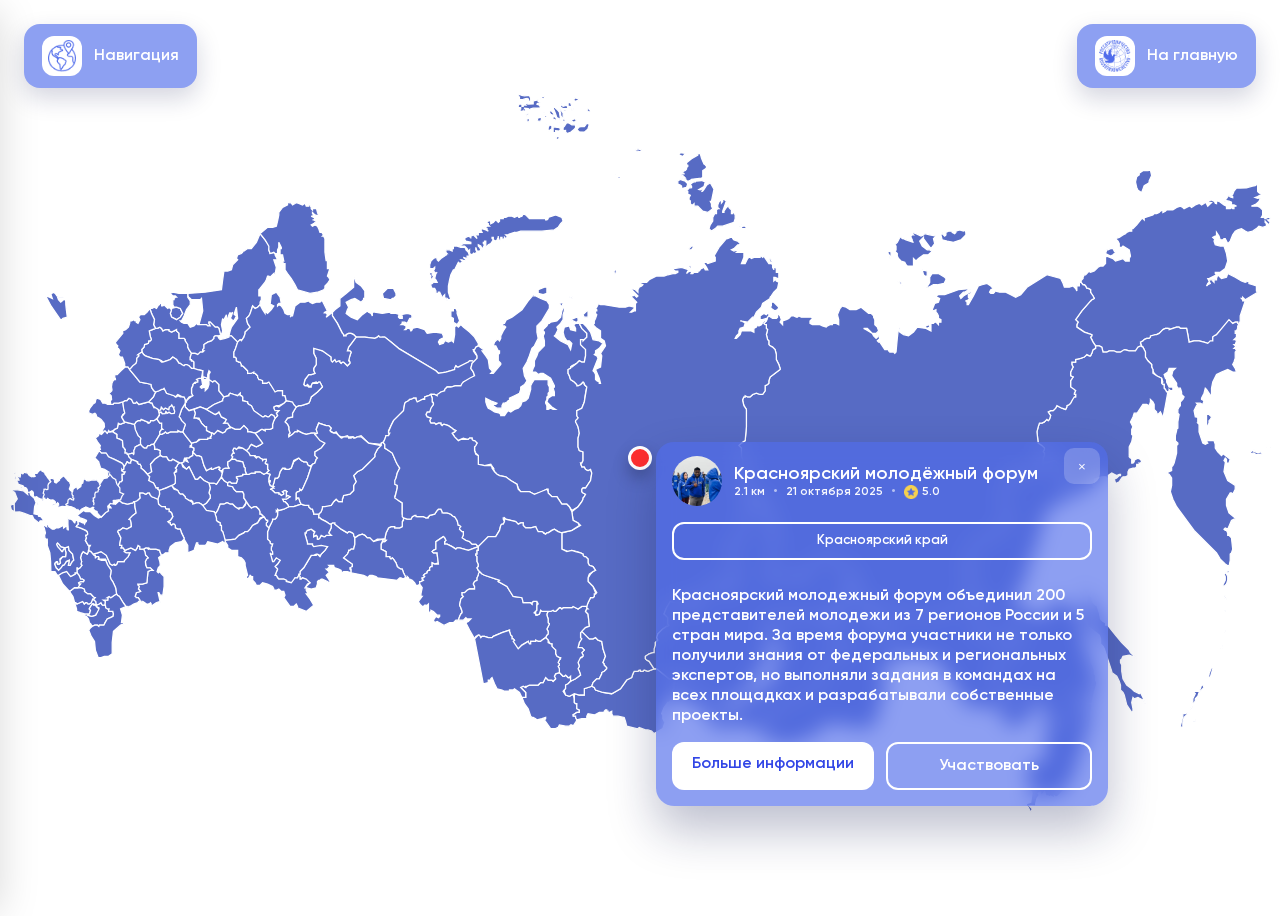
<file: HTML/navigation.html>
<!DOCTYPE html>
<html lang="ru">
<head>
  <meta charset="UTF-8" />
  <meta name="viewport" content="width=device-width, initial-scale=1.0" />
  <title>Навигация</title>

  <link rel="stylesheet" href="/CSS/navigation.css">
  <link rel="stylesheet" href="https://cdnjs.cloudflare.com/ajax/libs/font-awesome/6.5.0/css/all.min.css">
  <!-- jQuery for the SVG region logic -->
  <script src="https://code.jquery.com/jquery-3.7.1.min.js"></script>
</head>
<body>

  <!-- ===== Map stage (map card with overlays) ===== -->
  <main class="map-stage">
    <section class="map-wrap" id="mapWrap">

      <!-- top pills -->
      <a class="pill pill-left" href="javascript:void(0)">
        <span class="pill-ico">
          <img src="/PICS_LOGOs/nav_icon.png" alt="Навигация" width="28" height="32">

          </i>
        </span>
        Навигация
      </a>
      <a class="pill pill-right" href="index.html">
        <span class="pill-ico"><img src="/PICS_LOGOs/back_main_icon.png" alt="Навигация" width="32" height="32"></i></span>
        На главную
      </a>

      <!-- Sidebar overlay -->
      <aside class="nav-panel enhanced-shape" id="navPanel" aria-label="Навигация по местам">
  <div class="panel-head">
    <button class="panel-back" id="panelBack" aria-label="Свернуть панель">
      <i class="fa-solid fa-chevron-left"></i>
    </button>
    <div class="panel-title">
      <span class="panel-logo"><img src="/PICS_LOGOs/nav_icon.png" alt="Навигация" width="28" height="32"></i></span>
      <span>Навигация</span>
    </div>
  </div>

  <!-- everything scrolls inside here -->
  <div class="panel-scroll">
    <!-- Search -->
    <div class="search-row">
      <input id="nav-search" type="text" placeholder="Поиск…" />
      <button id="nav-search-btn"><i class="fa-solid fa-magnifying-glass"></i></button>
    </div>

    <!-- Filters -->
<div class="filters-row">
  <label class="filter">
    <span>Показать:</span>
    <select id="filter-open">
      <option value="all">Открыто/всё</option>
      <option value="open">Открыто</option>
      <option value="closed">Закрыто</option>
    </select>
  </label>

  <label class="filter">
    <span>Сортировать:</span>
    <select id="sort-by">
      <option value="near">Рядом</option>
      <option value="rating">Рейтинг</option>
      <option value="az">А-Я</option>
    </select>
  </label>

    

    <!-- Categories -->
    <ul class="category-list" id="category-list">
      <li data-cat="restaurant" class="active">Все</li>
      <li data-cat="museum">Россотрудничество</li>
      <li data-cat="park">Движение первых</li>
      <li data-cat="cafe">Международное молодёжное сотрудничество</li>
    </ul>

    <!-- Places -->
    <div class="place-list" id="place-list"></div>
  </div>
</aside>



<!-- Filter Modal -->
<div class="filter-modal" id="filterModal" hidden>
  <div class="filter-modal-backdrop" id="filterBackdrop"></div>
  <div class="filter-modal-window">
    <div class="filter-modal-header">
      <div class="filter-modal-title">Фильтр</div>
      <button class="filter-modal-close" id="filterClose" aria-label="Закрыть">&times;</button>
    </div>

    <div class="filter-modal-section">
      <div class="filter-modal-label">Категория</div>
      <div class="filter-modal-options">
        <label class="filter-option">
          <input type="radio" name="catFilter" value="all">
          <span>Все</span>
        </label>

        <label class="filter-option">
          <input type="radio" name="catFilter" value="restaurant">
          <span>Россотрудничество</span>
        </label>

        <label class="filter-option">
          <input type="radio" name="catFilter" value="park">
          <span>Движение первых</span>
        </label>

        <label class="filter-option">
          <input type="radio" name="catFilter" value="cafe">
          <span>Международное молодёжное сотрудничество</span>
        </label>
      </div>
    </div>

    <div class="filter-modal-footer">
      <button class="filter-apply-btn" id="filterApplyBtn">Применить</button>
    </div>
  </div>
</div>


      <!-- Map -->
      <div class="rf-map" id="rfMap">
        <div class="district"><b></b><span></span></div>
        <div class="svg-container">
            <svg viewBox="0 0 1000 600" preserveAspectRatio="xMidYMid meet">
        <!-- Paste your full SVG map markup here (from TASK1.txt) -->
        
              <path d="m 130.24729,259.26463 -0.71301,-1.3323 -0.83965,1.13893 -1.20312,0.61639 -0.3652,1.98343 -2.7566,-1.20341 -1.29507,1.2557 -1.79887,-1.96928 -0.51738,2.08913 -1.70104,0.51357 0.48353,2.36036 1.41813,-1.06374 1.07846,1.34199 2.31013,-0.11587 0.63117,-1.4221 0.77636,1.28888 1.63087,-0.86752 1.60105,1.08107 2.52028,-0.21377 0.38854,-1.63667 -0.76508,-2.45949 0.30997,-0.96605 c -0.75062,0.0982 -0.83803,-0.13605 -1.19347,-0.41925 z" data-title="Москва" data-code="RU-MOW"></path>
              <path d="m 136.30673,181.67516 -2.95955,-0.98651 -3.94605,0.98651 -0.98652,3.94606 0.98652,2.95954 3.94605,1.97303 2.95955,-1.97303 1.97302,-2.95954 -1.97302,-3.94606 z" data-title="Санкт-Петербург" data-code="RU-SPE"></path>
              <path d="m 305.00066,165.89094 -4.93257,0 -3.94605,3.94605 0.98651,3.94606 4.93257,0.98651 0.98652,0 0.98651,-0.98651 0.98651,0 0,0 0.98652,-0.98651 0,0.98651 0,0 -0.98652,0.98651 0,0 0.98652,0 0.98651,-0.98651 0,-3.94606 -1.97303,-3.94605 z m 45.37966,22.68982 1.97303,0.98652 0,0.98651 0,0.98652 0,0.98651 2.95954,1.97303 1.97303,-2.95954 -0.98652,-2.95955 -0.98651,-2.95954 0,0 0,-1.97303 -0.98651,-1.97303 -1.97303,0 0,1.97303 -0.98652,0 -0.98651,0 0,4.93257 z m -27.6224,-0.98651 -2.95954,-0.98651 -3.94606,-0.98652 -4.93257,0.98652 0,0 0.98651,0.98651 0,1.97303 -1.97303,0 -0.98651,-0.98652 0,-0.98651 0.98651,-0.98651 -2.95954,-0.98652 -2.95954,0 -0.98651,0 -0.98652,-0.98651 -5.91908,0.98651 -5.91909,-0.98651 -0.98651,-0.98652 0,-0.98651 0,0.98651 0,0 0,0.98652 -0.98652,0 0,0.98651 0,1.97303 0,0 -0.98651,-1.97303 -1.97303,-0.98651 -0.98652,-0.98652 -3.94605,2.95955 -3.94606,3.94605 -4.93257,-1.97303 -3.94606,-2.95954 0.98652,-2.95954 0.98651,-1.97303 -0.98651,-1.97303 -0.98652,-1.97303 3.94606,-1.97303 2.95954,-0.98651 4.93257,2.95954 0.98652,-0.98651 0.98651,-0.98652 0,-0.98651 0.98652,0 0,-2.95954 0,-2.95955 -2.95955,-3.94605 -3.94605,-2.95955 -0.98652,-2.95954 -0.98651,-0.98651 0,2.95954 0,4.93257 -5.91909,4.93257 -4.93257,3.94606 0,2.95954 0,2.95955 -3.94606,2.95954 -1.97302,1.97303 0,0.98651 0,1.97303 3.94605,5.91908 2.95954,5.91909 0.98652,1.97303 0.98651,0.98651 0,0.98652 1.97303,0 0,0 0,-0.98652 1.97303,-0.98651 1.97303,0 1.97303,0.98651 1.97303,1.97303 0,0 6.9056,0 7.89211,0.98652 1.97303,-0.98652 0.98651,-0.98651 0.98652,0.98651 0,0.98652 1.97303,-0.98652 1.97302,0 4.93258,3.94606 5.91908,4.93257 29.59543,17.75726 0.98651,0.98651 0.98652,0.98652 5.91908,-0.98652 6.9056,-1.97303 0,-0.98651 0.98652,-1.97303 0.98651,0.98651 0.98651,0 1.97303,-0.98651 1.97303,-0.98651 1.97303,-0.98652 1.97303,-0.98651 0.98651,-0.98652 0.98652,0 0.98651,0 1.97303,0.98652 1.97303,-2.95955 0,-1.97302 -0.98652,-0.98652 -1.97302,-2.95954 0.98651,-0.98652 0.98651,-0.98651 1.97303,-1.97303 0,-1.97303 -2.95954,-4.93257 -3.94606,-3.94606 -4.93257,-3.94605 -0.98651,-0.98652 -0.98652,-0.98651 -0.98651,0.98651 -0.98652,0.98652 0,0 -0.98651,-0.98652 -0.98651,0 -0.98652,0.98652 0,5.91908 -0.98651,5.91909 0,0 0,0 -0.98652,-0.98652 -0.98651,0 -1.97303,0.98652 -1.97303,-0.98652 -0.98651,0 -0.98652,1.97303 -2.95954,0.98652 -0.98651,-1.97303 0.98651,-1.97303 1.97303,-0.98651 0.98651,0 0,-1.97303 -0.98651,-1.97303 0.98651,0 -6.9056,-0.98652 -5.91908,0.98652 -1.97303,-2.95954 -5.91909,-1.97303 -3.94605,0.98651 0,0.98652 -0.98652,0.98651 -0.98651,-1.97303 -1.97303,0 -0.98651,0.98652 -0.98652,0 0,0 0.98652,-0.98652 0,-0.98651 0,-0.98652 -1.97303,-0.98651 -1.97303,0 0.98651,-0.98652 0,-0.98651 0.98652,0 0.98651,0 1.97303,0.98651 0.98651,-1.97302 0.98652,-1.97303 0.98651,0 0.98652,-0.98652 0,-0.98651 -0.98652,0 1.97303,0 1.97303,0 0,0 z" data-title="Ненецкий АО" data-code="RU-NEN"></path>
              <path d="m 157.02353,237.90648 0.98651,-0.98652 -2.95954,-0.98651 -0.98652,0.98651 0.98652,0.98652 1.97303,0 z m 6.9056,0.98651 -0.98652,0 -0.98651,0.98651 -2.95955,-1.97302 0,3.94605 -0.98651,2.95955 -1.97303,1.97302 0,-0.98651 0,-0.98651 0,-0.98652 -2.95954,0.98652 -0.98652,-0.98652 0.98652,-0.98651 0.98651,0 -0.98651,-5.91909 -1.97303,0 -1.97303,0.98652 0.98652,0.98651 -0.98652,0.98651 -0.98651,0.98652 -1.97303,0 0,0.98651 0,0.98652 -0.98652,1.97303 0,2.95954 0,1.97303 0.98652,0.98651 -2.95954,1.97303 -2.95955,2.95954 0,0.98652 0,0.98651 0,1.97303 2.95955,2.95954 2.95954,-0.98651 5.91908,-1.97303 4.93258,1.97303 5.91908,-3.94606 6.9056,-2.95954 0,-0.98652 0.98651,-1.97302 -3.94605,-4.93258 0,-4.93257 -2.95954,-2.95954 z" data-title="Ярославская область" data-code="RU-YAR"></path>
              <path d="m 255.67495,352.34213 m 0,0 0,2.95954 -1.97303,3.94606 0.98652,0.98651 0.98651,0.98652 -1.97303,0 -0.98651,0 -0.98652,0 -0.98651,0.98651 -0.98651,0 -1.97303,-0.98651 -0.98652,1.97303 -0.98651,0.98651 -0.98652,0 0,-0.98651 0,-0.98652 -0.98651,-0.98651 -1.97303,0.98651 0,-1.97303 0.98652,-0.98651 -2.95955,-2.95954 -2.95954,0.98651 -0.98651,0.98652 0,0.98651 -0.98652,0 0,0.98651 1.97303,6.9056 0,0.98652 1.97303,0 1.97303,0 0,0.98651 0.98651,0.98652 5.91909,0 4.93257,0 -1.97303,2.95954 -2.95954,2.95954 -0.98652,1.97303 -0.98651,-0.98651 -0.98652,-0.98652 -0.98651,0.98652 -1.97303,0 -0.98651,0 -0.98652,0 -2.95954,4.93257 -2.95954,4.93257 -0.98652,0.98651 -1.97303,1.97303 0,0.98652 0,0.98651 -0.98651,0 0,0.98651 0.98651,0.98652 0,0.98651 0,0.98652 0.98652,0 0.98651,-0.98652 2.95955,1.97303 2.95954,1.97303 -1.97303,1.97303 -1.97303,1.97303 0.98652,0 3.94605,0.98651 3.94606,-0.98651 0.98651,-2.95955 0,-1.97302 0.98652,-0.98652 0.98651,0 0.98652,-0.98651 0.98651,0 3.94606,1.97303 2.95954,1.97302 -1.97303,-3.94605 -1.97303,-2.95955 1.97303,-1.97302 1.97303,0 -1.97303,-0.98652 -1.97303,-1.97303 0.98652,0 0.98651,-0.98651 0.98652,-0.98652 -0.98652,-0.98651 0.98652,0 0.98651,0 0.98652,0 0.98651,0 0,0.98651 0.98651,0.98652 2.95955,0.98651 1.97302,0.98652 0,0.98651 0.98652,0.98652 0.98651,-0.98652 2.95955,0 2.95954,0.98652 0,-0.98652 0,0 0,-0.98651 -0.98652,-0.98652 1.97303,-1.97303 0,-1.97302 -2.95954,-1.97303 -3.94606,-2.95955 1.97303,-1.97302 0.98652,-0.98652 0.98651,-1.97303 0,-0.98651 0.98651,0 0.98652,-0.98651 0.98651,0 0.98652,0 0.98651,-3.94606 0,-4.93257 -0.98651,-1.97303 0,-0.98652 -0.98652,-0.98651 -1.97303,-0.98651 0,0 -0.98651,0 -0.98651,0.98651 -4.93258,-2.95954 -4.93257,-3.94606 0,-0.98651 -0.98651,0 -0.98651,0 -0.98652,0.98651 z" data-title="Челябинская область" data-code="RU-CHE"></path>
              <path d="m 178.72684,324.71973 -0.98652,-1.97303 -3.94605,-0.98651 0,-1.97303 -2.95955,-1.97303 -1.97302,-2.95954 -3.94606,5.91908 -1.97303,-0.98651 -3.94606,0 0.98652,3.94606 -0.98652,3.94605 0.98652,1.97303 0,1.97303 -2.95954,3.94606 -2.95955,1.97303 2.95955,4.93257 5.91908,0 0.98652,0.98651 0,0.98652 1.97302,-2.95955 1.97303,-4.93257 0.98652,0 1.97302,0 1.97303,-0.98651 0.98652,0 1.97303,0.98651 1.97302,0 1.97303,1.97303 2.95955,1.97303 0,-0.98652 0.98651,0 0.98651,0 0.98652,0 1.97303,-2.95954 0.98651,-1.97303 -1.97303,-2.95954 0,-2.95954 -0.98651,-1.97303 -2.95954,0 -1.97303,0 -1.97303,-1.97303 z" data-title="Ульяновская область" data-code="RU-ULY"></path>
              <path d="m 337.55563,344.45002 -3.94605,0.98651 -0.98652,0.98651 0,0.98652 -1.97303,0 -1.97302,-0.98652 -1.97303,0 -2.95955,0 -0.98651,-0.98651 -0.98651,0 -1.97303,0.98651 -0.98652,1.97303 -2.95954,0 -2.95954,-0.98651 0,1.97303 -0.98652,0.98651 0,1.97303 0,1.97303 -1.97303,0.98651 -1.97302,0 -1.97303,0 0,0 0,-0.98651 -2.95954,0 -1.97303,0.98651 -1.97303,3.94606 -0.98652,4.93257 0,0.98652 0.98652,0 -0.98652,0.98651 -0.98651,0 -0.98651,0 -0.98652,2.95954 0,2.95955 1.97303,0.98651 1.97303,0.98651 0,1.97303 0,1.97303 0.98651,0 1.97303,0 0,0.98651 0.98652,0.98652 0.98651,-0.98652 0.98651,0.98652 1.97303,2.95954 0.98652,2.95954 0.98651,0.98652 1.97303,0.98651 0,0 0.98651,0 0.98652,2.95955 1.97303,3.94605 0,0 0.98651,0 0,-0.98651 0.98651,0.98651 0,0.98652 0.98652,0 1.97303,0.98651 1.97303,1.97303 0.98651,1.97303 1.97303,0 0.98651,-0.98652 0,-1.97302 0.98652,0 1.97303,-0.98652 -0.98652,-0.98651 0,-0.98652 0.98652,0 0.98651,0 0,-0.98651 -0.98651,-0.98652 0.98651,-0.98651 1.97303,-0.98651 0,-0.98652 0.98651,-0.98651 0,0 0.98652,0 0,-0.98652 0,-0.98651 0.98651,-0.98652 0.98652,0 0,-0.98651 0,-0.98651 0,-0.98652 1.97302,0.98652 2.95955,-0.98652 -0.98652,-6.9056 0,-0.98651 -0.98651,0 -1.97303,0 -0.98651,-0.98652 0.98651,-0.98651 1.97303,-0.98651 0,-2.95955 0,-2.95954 2.95954,-1.97303 2.95954,-1.97303 0.98652,0.98652 0.98651,1.97303 -0.98651,0.98651 0,1.97303 1.97303,0 1.97303,0.98651 1.97302,0.98652 2.95955,1.97303 0.98651,-0.98652 1.97303,0 6.9056,1.97303 7.89211,-2.95954 -1.97303,-1.97303 -2.95954,0 -0.98651,-0.98652 -0.98652,-0.98651 -2.95954,-1.97303 -1.97303,-0.98651 0,-1.97303 0.98652,-2.95954 -1.97303,0 -1.97303,-1.97303 0.98651,-0.98652 0,-0.98651 -0.98651,-0.98652 -0.98652,0 -0.98651,-3.94605 -1.97303,-2.95955 -0.98651,-0.98651 -0.98652,0 -0.98651,-0.98651 -2.95954,-0.98652 -0.98652,0 -1.97303,0 -0.98651,-0.98651 -0.98651,-1.97303 -1.97303,0 -0.98652,0.98651 -1.97303,2.95955 z" data-title="Тюменская область" data-code="RU-TYU"></path>
              <path d="m 114.40611,270.46145 -1.57842,0 -0.29596,0.98651 -1.08516,0.98652 -0.78921,0 -0.49326,-0.98652 -2.36765,-0.98651 -2.26898,-0.98652 -0.29595,0 -0.39461,0.98652 -1.97304,0 -1.67707,0.98651 -0.49326,0.98652 -0.69056,0.98651 0.69056,4.93257 2.17033,3.94606 1.08517,0.98651 0.98652,0.98652 -0.1973,1.97302 0.0987,2.95955 1.67708,1.97303 1.28246,0.98651 1.87439,0 0.39461,-0.98651 0.78921,-0.98652 0.78921,0 0.78921,0 1.28247,-0.98651 1.57842,0 4.83392,-7.89212 -0.0986,-1.97302 1.47977,-1.97303 0.98652,0 -0.98652,-0.98652 0,-0.98651 0,-1.97303 0,-0.98651 -1.47977,0 -2.07168,-2.95955 0,0 -1.18382,0 -1.38112,0.98652 -0.98651,0 z" data-title="Тульская область" data-code="RU-TUL"></path>
              <path d="m 304.01415,296.11082 -2.95954,-1.97303 -2.95955,-1.97303 0,-1.97303 0,-0.98651 -0.98651,-0.98652 0,-0.98651 -1.97303,0.98651 0,0.98652 -2.95954,3.94605 -1.97303,3.94606 0,0.98652 0,0.98651 -4.93257,4.93257 -4.93257,4.93257 -1.97303,0.98652 -1.97303,0.98651 -2.95954,2.95954 1.97303,4.93258 -1.97303,2.95954 0,2.95954 0,0.98652 0,0 -2.95955,2.95954 -4.93257,0.98651 -0.98651,2.95954 0,1.97303 -2.95954,0 -1.97303,-1.97303 -1.97303,1.97303 -1.97303,2.95955 -4.93257,0 -1.97303,0.98651 0,0 0,0.98651 -0.98651,2.95955 -1.97303,1.97303 0,0.98651 0,1.97303 0.98651,0 0.98652,0.98651 3.94605,1.97303 2.95955,1.97303 0.98651,0 0,0 0.98652,-0.98651 0.98651,0 0.98651,0 0,0.98651 4.93257,3.94606 4.93258,2.95954 0.98651,-0.98651 0.98651,0 0,0 1.97303,0.98651 0.98652,0.98651 0,0.98652 0.98651,1.97303 2.95954,-1.97303 2.95955,-0.98652 1.97303,0.98652 1.97302,1.97303 0.98652,0 0,0 0.98651,0 0.98652,0.98651 1.97303,1.97303 2.95954,-1.97303 4.93257,0 -0.98651,1.97303 0.98651,0 0.98651,0 0.98652,-0.98651 -0.98652,0 0,-0.98652 0.98652,-4.93257 1.97303,-3.94606 1.97303,-0.98651 2.95954,0 0,0.98651 0,0 1.97303,0 1.97302,0 1.97303,-0.98651 0,-1.97303 0,-1.97303 0.98652,-1.97303 0,-0.98651 0,-1.97303 -0.98652,-0.98651 0,-4.93258 0,-3.94605 -2.95954,-1.97303 -2.95954,-2.95954 0.98651,-2.95955 0.98652,-3.94605 0,-1.97303 -0.98652,-0.98652 0,0 0,-2.95954 0,-1.97303 0.98652,-3.94605 1.97302,-3.94606 -1.97302,-2.95954 -0.98652,-1.97303 -2.95954,-6.9056 z" data-title="Свердловская область" data-code="RU-SVE"></path>
              <path d="m 136.30673,279.34008 -1.97303,-0.98652 0,0.98652 -0.98652,0 -0.98651,0 -0.98652,0 -2.95954,0 -1.97303,0.98651 -0.98651,0 -0.98652,-0.98651 -0.98651,0.98651 -1.97303,0.98651 -1.38112,0 -4.83392,7.89212 0.69056,1.97303 0,1.97302 2.17033,0 2.26899,0.98652 -0.29596,1.97303 0.39461,1.97303 1.97303,0.98651 2.95954,0 0.98651,1.97303 0.98652,0.98651 1.97303,0 0.98651,-0.98651 5.91909,2.95954 0.98651,0 0.98651,0 0.98652,-0.98651 0,0 0,-0.98652 0.98651,0.98652 1.97303,0 0,0 -0.98651,-1.97303 -1.97303,0 1.97303,-0.98652 1.97303,0 0.98651,-0.98651 1.97303,-0.98651 0,-1.97303 0,0 0.98651,-1.97303 0,-1.97303 -1.97303,-0.98651 -0.98651,0 0,0 0.98651,-0.98652 0,-0.98651 0,-0.98652 -3.94605,-4.93257 -2.95955,-3.94605 -1.97302,0 z"  data-title="Рязанская область" data-code="RU-RYA"></path>
              <path d="m 100.00298,273.42099 -3.946056,-0.98651 -3.946057,-0.98652 -0.394606,0.98652 -0.69056,0 -2.170331,0.98651 -1.578423,0 -0.394606,0.98651 -0.295954,1.97303 -2.367634,0.98652 -1.085166,1.97303 1.282468,0.98651 1.677075,0.98651 0,0.98652 0,1.97303 2.564937,0.98651 1.874377,0.98651 0.09865,1.97303 0.197303,2.95955 0.986514,0.98651 0.986515,0.98651 -0.295955,0.98652 0,1.97303 0.789212,0 0.69056,0 0.295954,0.98651 0.69056,0 3.255497,-0.98651 1.183818,0.98651 0.295954,-1.97303 -0.09865,-0.98651 0.493254,-0.98652 0.59191,-1.97302 4.14337,-1.97303 -0.0987,-2.95955 0.1973,-1.97302 -0.98652,-0.98652 -1.08517,-0.98651 -2.17033,-4.93257 -0.69056,-3.94606 z" data-title="Орловская область" data-code="RU-ORL"></path>
              <path d="m 372.08363,371.0859 m 0,-0.98651 -7.89211,2.95954 -6.9056,-1.97303 -1.97303,0 -0.98651,0.98652 -2.95955,-1.97303 -1.97302,-0.98652 -1.97303,-0.98651 -1.97303,0 0,-1.97303 0.98651,-0.98651 -0.98651,-1.97303 -0.98652,-0.98652 -2.95954,1.97303 -2.95954,1.97303 0,3.94606 0,1.97303 -1.97303,0.98651 -0.98651,0.98651 0.98651,0.98652 1.97303,0 0.98651,0 0,0.98651 0.98652,7.89212 -2.95955,0 -1.97302,-0.98652 0,0.98652 0,0.98651 0,0.98651 -0.98652,0 -0.98651,0.98652 0,0.98651 0,0.98652 -0.98652,0 0,0 -0.98651,0.98651 0,0.98652 -1.97303,0.98651 -0.98651,0.98651 0.98651,0.98652 -0.98651,0.98651 0,0 -0.98652,0 0,0.98652 0.98652,0.98651 -1.97303,0.98652 -0.98652,0 0,1.97302 1.97303,2.95955 -0.98651,4.93257 0,1.97303 0.98651,0 -2.95954,3.94605 0.98651,1.97303 0.98652,0.98652 0.98651,0.98651 0.98652,0 0.98651,-0.98651 0.98651,0 0,0.98651 0.98652,0 0,-0.98651 0.98651,-0.98652 0,2.95955 0,3.94605 1.97303,-0.98651 0,-0.98652 1.97303,0.98652 1.97303,1.97303 0.98651,0.98651 1.97303,0 0,0.98651 -0.98651,0.98652 -1.97303,-0.98652 -1.97303,2.95955 0.98651,1.97303 1.97303,-0.98652 4.93257,2.95954 0.98652,0 3.94606,-1.97302 2.95954,0 1.97303,-1.97303 1.97302,0 0.98652,-2.95955 0.98651,-1.97302 0.98652,-0.98652 0,-0.98651 -0.98652,-2.95954 -0.98651,-1.97303 0.98651,-4.93257 1.97303,-1.97303 -0.98651,-0.98652 0,-1.97303 0.98651,0 0.98652,0 0,0 1.97302,-1.97302 1.97303,-0.98652 2.95955,0 0.98651,0 0,-1.97303 -0.98651,-1.97303 0.98651,-1.97302 1.97303,-0.98652 0,-0.98651 0,-0.98652 0.98651,-1.97303 0.98652,-0.98651 0,-1.97303 -0.98652,-0.98651 -0.98651,-1.97303 0.98651,-0.98652 0,-0.98651 0,-0.98651 -0.98651,-1.97303 0,-0.98652 0,-0.98651 0,-1.97303 -0.98652,-0.98651 0,-0.98652 0.98652,0 0,-0.98651 0,-1.97303 0.98651,0 0,-1.97303 z" data-title="Омская область" data-code="RU-OMS"></path>
              <path d="m 127.4281,199.43242 0,-0.98651 -2.95955,0 -1.97302,0.98651 -0.98652,-1.97303 -1.38112,-0.98651 -1.87437,0.98651 -1.57843,0 -4.93257,1.97303 0.69056,3.94606 0.98652,2.95954 -0.88787,0.98651 -1.18381,0 -0.0987,0.98652 -0.1973,0.98651 -2.95955,0.98652 -0.49326,1.97303 -1.77572,1.97302 0.1973,1.97303 1.28247,1.97303 1.38112,0.98652 5.52449,1.97302 5.42583,0.98652 1.87437,0.98651 0.98652,0.98652 0,0 2.95954,-0.98652 2.95954,-0.98651 0.98652,-0.98652 0.98651,-0.98651 2.95954,1.97303 1.97303,2.95954 0,0 0.98652,0 0.98651,0.98652 1.97303,0.98651 0.98651,-0.98651 0.98652,0 1.97303,0.98651 0.98651,1.97303 0.98651,0 1.97303,0.98651 0,-2.95954 0,-2.95954 -0.98651,-0.98652 -0.98652,0 0,-0.98651 -0.98651,0 0,-1.97303 0.98651,-2.95954 -1.97302,-2.95955 -0.98652,-1.97302 0,-2.95955 -1.97303,-1.97303 0,-0.98651 -0.98651,-0.98651 -1.97303,0 -1.97303,0 0,-1.97303 0,-1.97303 -0.98651,-0.98652 -0.98652,-0.98651 0,0 0,-0.98651 -1.97303,0.98651 -1.97302,0.98651 -1.97303,-0.98651 z" data-title="Новгородская область" data-code="RU-NGR"></path>
              <path d="m 115.29397,289.20522 -1.57842,0 -1.28247,0.98651 -0.78921,0 -0.78921,0 -0.78921,0.98652 -0.39461,0.98651 -1.87439,0 -1.28246,-0.98651 -1.67708,-1.97303 -2.17034,0.98651 -1.97303,0.98652 -0.59191,1.97302 -0.493254,0.98652 0.09865,1.97303 -0.295954,0.98651 -1.183818,-0.98651 -3.255497,0.98651 0.591909,1.97303 1.874377,1.97303 2.762237,0.98651 2.36764,0.98652 0,0.98651 -0.0987,0 0.88786,0.98652 1.18383,0 0.88786,1.97302 -0.29595,0.98652 2.46628,1.97303 2.6636,2.95954 1.87438,-0.98651 1.57842,-0.98652 -0.98651,-5.91908 3.4528,-3.94606 4.34066,-2.95954 -0.39461,-1.97303 0.29596,-1.97303 -2.26899,-0.98652 -2.17033,0 0,-1.97302 -0.69056,-1.97303 z" data-title="Липецкая область" data-code="RU-LIP"></path>
              <path d="m 86.09313,282.29962 0,-0.98652 -1.677075,-0.98651 -1.282468,-0.98651 -2.466286,0 -0.394605,0 -0.591909,0 -0.493257,0 -0.69056,0.98651 -1.775726,-1.97303 -1.874377,1.97303 -0.986514,0.98651 -1.775726,-0.98651 -0.295954,0.98651 -0.197303,0.98652 -2.466285,1.97303 1.677074,2.95954 2.268983,2.95954 -0.295955,0.98652 -0.493257,0.98651 0.493257,0 0.295955,0.98651 -0.493258,0 -0.493257,0.98652 1.874377,1.97303 2.268983,0 0.591909,0 0.69056,0 0.887863,1.97303 1.085165,0.98651 4.636617,1.97303 5.919086,2.95954 0.887863,0.98652 0.887862,1.97302 1.38112,-1.97302 1.085166,-1.97303 1.282469,0.98651 1.183817,0 0.295954,0 0,-0.98651 0.591909,-0.98652 -0.197303,-0.98651 0,0 -1.874377,-1.97303 -0.591909,-1.97303 -0.69056,0 -0.295954,-0.98651 -0.69056,0 -0.789212,0 0,-0.98652 0.295955,-0.98651 -0.986515,-1.97303 -0.986514,-0.98651 -0.197303,-2.95955 -0.09865,-1.97303 -1.874377,-0.98651 -2.564937,-0.98651 0,-1.97303 z" data-title="Курская область" data-code="RU-KRS"></path>
              <path d="m 296.12204,366.15333 m 0.98651,-1.97303 -4.93257,0.98652 -2.95954,0.98651 -1.97303,-1.97303 -0.98652,-0.98651 -0.98651,0 0,0 -0.98652,0 -1.97302,-1.97303 -1.97303,-0.98652 -2.95955,0.98652 -2.95954,1.97303 0,4.93257 -0.98651,3.94606 -0.98652,0 -0.98651,0 -0.98652,0.98651 -0.98651,0 0,0.98651 -0.98651,1.97303 -0.98652,0.98652 -1.97303,1.97302 3.94606,2.95955 2.95954,1.97303 0,1.97302 -1.97303,0.98652 0.98652,0.98651 0,0.98652 0,0.98651 0,0.98652 4.93257,0.98651 4.93257,0.98651 1.97303,0.98652 0.98651,0.98651 0.98652,-0.98651 0.98651,-0.98652 1.97303,0 2.95954,0.98652 0.98652,0.98651 7.89211,0.98652 7.89212,0.98651 0.98651,-0.98651 0.98651,-0.98652 0.98652,0 1.97303,0.98652 0.98651,-0.98652 0.98652,0 -1.97303,-3.94605 -0.98652,-2.95955 -0.98651,0 0,0 -1.97303,-0.98651 -0.98651,-0.98652 -0.98652,-2.95954 -1.97303,-2.95954 -0.98651,-0.98652 -0.98651,0.98652 -0.98652,-0.98652 0,-0.98651 -1.97303,0 -0.98651,0 0,-1.97303 0,-1.97303 -1.97303,-0.98651 -1.97303,-0.98651 0,-3.94606 0.98652,-1.97303 z" data-title="Курганская область" data-code="RU-KGN"></path>
              <path d="m 32.525406,170.82351 m -1.677075,0 m -0.69056,0 0,0 2.367635,0 0,0 z m 4.439315,-0.98652 1.183817,-0.98651 -1.183817,0.98651 -1.085166,0.98652 0.09865,0 0.986515,-0.98652 z m 9.766491,2.95955 0,0 -5.623132,-0.98652 -1.381119,-1.97303 -1.578423,-0.98651 -1.183817,0.98651 -0.986515,0.98652 0.394606,0 1.085166,2.95954 -2.268983,-0.98651 -2.959543,-0.98652 4.14336,7.89212 4.735268,6.9056 2.76224,3.94605 0.493258,0 0.394605,0 1.085166,-0.98651 3.4528,-0.98652 -0.887863,-6.9056 -0.295954,-2.95954 -0.09865,-2.95954 -0.493257,-0.98652 -0.591908,0 -0.69056,0 -1.085166,0.98652 -1.085166,0.98651 -1.775725,-1.97303 -0.69056,-1.97302 0.493257,0 0.69056,0 3.058194,0 0.887863,0 z" data-title="Калининградская область" data-code="RU-KGD"></path>
              <path d="m 172.80775,269.47493 -1.97303,-0.98651 -1.97302,-0.98652 -0.98652,-1.97302 -0.98651,-1.97303 -0.98652,0.98651 -1.97302,0.98652 -6.9056,-3.94606 -4.93258,-1.97303 -4.93257,1.97303 0,0 0.98652,2.95954 -0.98652,3.94606 1.97303,0 1.97303,0 0.98651,1.97303 0.98652,1.97303 2.95954,2.95954 0.98652,0 0,0 0,1.97303 0,0.98651 1.97302,0.98652 1.97303,0.98651 0.98652,0 0.98651,0.98651 0.98652,-0.98651 1.97302,-1.97303 1.97303,0.98652 1.97303,0.98651 1.97303,-0.98651 0.98651,-1.97303 1.97303,-0.98652 0.98652,0 0,-0.98651 -1.97303,-2.95954 -2.95955,0 0.98652,-0.98652 0.98651,-1.97303 z" data-title="Ивановская область" data-code="RU-IVA"></path>
              <path d="m 83.922798,256.65025 -0.986514,0.98651 -1.085166,0 -0.69056,0 -0.295954,0 -0.986514,0 -0.986514,0 -1.874377,-0.98651 -2.07168,0 -1.677075,-2.95955 -2.959542,-0.98651 -0.887863,0.98651 -0.295954,1.97303 -0.591909,0.98652 -0.69056,0 -1.479771,1.97303 -1.578423,1.97302 -0.887863,1.97303 -0.69056,0 0.789211,0.98652 -0.197302,0.98651 0.591908,0 2.466286,0.98652 1.874377,-0.98652 0.887863,0.98652 0.591908,1.97302 1.874377,0.98652 1.578423,0.98651 2.367634,2.95955 0.295955,2.95954 -1.282469,1.97303 -0.197303,2.95954 1.874377,-1.97303 1.775726,1.97303 0.69056,-0.98651 0.493257,-0.98652 0.591909,0.98652 0.394605,0 2.466286,-0.98652 1.085166,-0.98651 2.367634,-0.98652 0.295954,-1.97303 0.394606,-1.97302 1.578423,0.98651 2.170331,-0.98651 0.69056,0 0.394606,-0.98652 -2.268983,-3.94606 0.986514,-1.97302 1.578423,-0.98652 -0.986514,-4.93257 -0.591909,-3.94606 -3.4528,0.98652 -3.4528,0 z" data-title="Брянская область" data-code="RU-BRY"></path>
              <path d="m 113.8142,372.07242 -1.28247,0 -1.08516,-0.98652 -0.19731,0.98652 -0.1973,0 -0.78921,-0.98652 -1.28248,0 -1.67707,0.98652 0.98651,1.97302 0.59191,2.95955 1.18383,0.98651 0.78921,0.98651 -1.28248,0.98652 -0.88786,1.97303 0.29595,2.95954 0.98653,1.97303 2.56493,0 2.07168,1.97303 -1.67707,0 -2.17033,0.98651 -0.49326,4.93257 -0.39461,3.94606 -3.55146,0.98651 -3.65011,0 0.1973,0.98652 0.98652,0.98651 -0.39461,0.98652 -0.29595,0.98651 0.98652,0.98652 0.69056,0.98651 -3.35416,0.98651 -0.88786,2.95955 0.39461,0.98651 0.3946,0 0.78921,0 0.78921,0 0.69056,0.98652 0.69057,0.98651 0,0.98651 0.29596,0 0,0 0.29595,0 0.39461,0 -0.1973,0.98652 0.1973,0 0.69056,0 0.59191,-0.98652 2.86089,1.97303 0.0987,0.98652 0.0987,0 1.08517,-0.98652 0.29595,0 0.1973,0 -0.1973,0.98652 0.69056,-0.98652 0.98652,-0.98651 0.5919,0.98651 -0.0986,0.98652 -0.78921,0.98651 -0.3946,0.98652 1.18381,-0.98652 1.18382,-0.98651 2.76224,-1.97303 2.86089,-0.98652 0.49326,0.98652 -1.77573,-7.89212 0.59191,0 1.18382,1.97303 1.97303,0 0.98651,-6.9056 0,-7.89211 -1.97303,-1.97303 -1.57842,-1.97303 -0.98651,0.98652 -0.98652,-0.98652 0.88786,-2.95954 1.67708,-1.97303 -0.39461,-2.95954 -0.98651,-2.95955 2.36763,-1.97302 -0.98651,-1.97303 -0.59191,-1.97303 -2.95954,-0.98651 -3.15685,0 z" data-title="Астраханская область" data-code="RU-AST"></path>
              <path d="m 817.98808,309.92202 -1.97303,-1.97303 -0.98652,-0.98652 -0.98651,0.98652 -0.98651,0.98651 -0.98652,-0.98651 -1.97303,0 -0.98651,1.97303 -1.97303,2.95954 -0.98651,-0.98651 -0.98652,-0.98652 -0.98651,0.98652 -1.97303,0 -4.93257,-1.97303 -3.94606,0 -0.98651,5.91908 0,5.91909 -0.98652,0.98651 -1.97303,0.98652 0,0.98651 0,0.98652 -0.98651,0.98651 -0.98652,0.98651 0,0.98652 0,0.98651 -0.98651,3.94606 1.97303,2.95954 0.98651,4.93257 0.98652,3.94606 1.97303,1.97303 0.98651,2.95954 -0.98651,0.98652 -1.97303,-1.97303 -0.98652,0.98651 -0.98651,0.98652 -0.98652,3.94605 -3.94605,2.95955 0,0 -1.97303,0.98651 -0.98652,0 -1.97302,-0.98651 0,0 -0.98652,0.98651 0,1.97303 0,0.98651 -0.98651,0.98652 -4.93257,1.97303 -4.93257,1.97302 -0.98652,0 -0.98651,0 -1.97303,1.97303 -0.98652,1.97303 -0.98651,5.91909 -0.98651,2.95954 0.98651,3.94606 -1.97303,0 -0.98651,0 1.97303,2.95954 2.95954,1.97303 -0.98652,0.98651 -0.98651,0.98652 0,0.98651 0,1.97303 -1.97303,0.98651 -0.98651,1.97303 0.98651,0 0.98652,0 0.98651,0.98652 1.97303,0.98651 0.98651,1.97303 0,1.97303 -0.98651,0.98651 -1.97303,0 0,4.93257 -0.98651,4.93257 3.94605,0.98652 2.95955,-1.97303 0.98651,0.98651 0.98651,0 1.97303,-0.98651 0.98652,-0.98651 1.97302,0.98651 0.98652,0.98651 0.98651,0 0.98652,0 -0.98652,2.95955 -1.97303,1.97303 0,0.98651 0,0.98651 -1.97302,1.97303 -1.97303,1.97303 -0.98652,0.98651 -0.98651,0.98652 0,2.95954 0,2.95954 -2.95954,1.97303 0,3.94606 2.95954,0.98651 3.94606,0 1.97302,1.97303 1.97303,2.95955 0.98652,0 0.98651,0 0.98652,0 0.98651,0 0,0 0.98651,-0.98652 1.97303,-0.98651 3.94606,-1.97303 1.97303,-1.97303 0.98651,-1.97303 1.97303,0 2.95954,-0.98651 0.98652,-0.98652 0.98651,0 0,-0.98651 2.95955,0.98651 0.98651,3.94606 0,3.94606 0.98651,1.97303 0,1.97302 -0.98651,0.98652 -3.94606,0 -4.93257,0.98651 0,0 0.98652,1.97303 0,3.94606 -1.97303,0.98651 -1.97303,0.98652 -0.98652,0.98651 -0.98651,1.97303 0,0.98651 0,0.98652 -2.95954,1.97303 -2.95955,1.97303 0.98652,1.97302 0,0.98652 -0.98652,1.97303 -0.98651,2.95954 0,2.95954 0,2.95954 0.98651,-0.98651 0,0 0.98652,0.98651 0,0.98652 0.98651,0 0.98652,-0.98652 0.98651,0.98652 0,0.98651 0.98652,0 1.97302,0.98652 0,3.94605 0,2.95955 0.98652,2.95954 0,2.95954 3.94606,-1.97303 0,0 0.98651,0 0,0 0.98651,-0.98651 0.98652,-1.97303 1.97303,0 1.97303,0.98652 1.97302,-0.98652 1.97303,0 0,0 0.98652,0.98652 1.97303,2.95954 1.97302,0 1.97303,0.98651 1.97303,0 0.98652,0 0.98651,-1.97303 1.97303,0 1.97303,0 0.98651,0 1.97303,-0.98651 0.98651,1.97303 0,0 0.98652,1.97303 -2.95955,1.97303 -0.98651,1.97302 0.98651,1.97303 0.98652,0.98652 1.97303,1.97303 -1.97303,2.95954 -0.98652,0.98651 0,4.93257 0.98652,4.93257 1.97303,-1.97302 0,-1.97303 0.98651,-2.95954 1.97303,-2.95955 0.98651,0 0.98652,0.98652 0.98651,-0.98652 0.98652,0.98652 0,0.98651 0,0.98652 0.98651,-0.98652 0.98652,-0.98651 0.98651,0.98651 0.98651,0.98652 4.93258,-1.97303 3.94605,-2.95955 0,-1.97302 0,-1.97303 3.94606,-1.97303 1.97303,-5.91909 -1.97303,0 -1.97303,0 -0.98651,-0.98651 0,-0.98652 -0.98652,-0.98651 -0.98651,-0.98651 0,-0.98652 0.98651,0 0,0 0.98652,0 1.97303,-2.95954 3.94605,-1.97303 0,0 0,0.98651 1.97303,1.97303 1.97303,1.97303 -0.98651,1.97303 0,1.97303 1.97302,0.98651 2.95955,0 1.97303,-8.87863 1.97302,-6.9056 0,-0.98651 -0.98651,-1.97303 0,-0.98651 0,-1.97303 0,-0.98652 -0.98651,-0.98651 0,-2.95954 -0.98652,-2.95954 -0.98651,-1.97303 -0.98652,-1.97303 0,-1.97303 0,-0.98651 0,0 0,0 -4.93257,-13.8112 0,-0.98652 0,-0.98651 0.98652,-4.93257 -0.98652,-3.94606 0.98652,-1.97303 -0.98652,-0.98651 -0.98651,0.98651 -1.97303,-2.95954 0,-2.95955 -0.98652,0 -0.98651,-0.98651 -3.94606,-1.97303 0,0 0.98652,0 1.97303,0 0.98651,-1.97303 -0.98651,-1.97302 -1.97303,0 -1.97303,-0.98652 0,0 -0.98652,-0.98651 -2.95954,0 -2.95954,-1.97303 0,-0.98652 -1.97303,-0.98651 0,0 -0.98651,0 -0.98652,-0.98651 -1.97303,0 -0.98651,0.98651 -0.98652,0.98651 -2.95954,0.98652 -1.97303,0 0,0 0.98652,0 0.98651,1.97303 0,3.94605 0,3.94606 -0.98651,-1.97303 0,-2.95954 0,-0.98651 0,0 -1.97303,3.94605 -4.93257,4.93257 0,-2.95954 1.97303,-3.94606 -0.98652,0 -0.98651,0.98652 -0.98652,0 -1.97302,-0.98652 0.98651,-0.98651 0.98651,-0.98651 0,-0.98652 -2.95954,2.95954 0.98652,0.98652 0,1.97303 0,0.98651 -0.98652,0 -0.98651,0 0,0.98651 0,0 -1.97303,-4.93257 -2.95954,-4.93257 -6.9056,2.95955 -4.93258,-1.97303 1.97303,-2.95955 0.98652,-1.97302 1.97303,-2.95955 0.98651,-2.95954 0.98651,-1.97303 0.98652,-0.98651 2.95954,-4.93257 0.98652,-5.91909 0.98651,-0.98651 0.98651,-0.98652 0,-0.98651 -0.98651,-0.98652 0.98651,-1.97303 0,-2.95954 0.98652,-0.98651 1.97303,-4.93257 1.97303,-3.94606 0.98651,-1.97303 0,-1.97303 0.98651,-0.98651 0.98652,-1.97303 0,-1.97303 0,-2.95954 0.98651,-3.94606 1.97303,-1.97303 0.98651,-7.89211 4.93258,-6.9056 0.98651,0 0.98651,-0.98652 0.98652,-0.98651 0.98651,-0.98651 4.93257,-1.97303 4.93258,-2.95955 0.98651,0 0.98651,-0.98651 0.98652,0 0,1.97303 1.97303,0.98651 0.98651,-1.97303 -0.98651,-2.95954 1.97303,0 1.97302,0 0,-1.97303 0,-0.98651 -2.95954,-2.95954 -3.94606,-1.97303 -3.94605,0 -2.95955,-0.98652 0,-3.94605 2.95955,-0.98652 -0.98652,-1.97303 0,-0.98651 0,-0.98651 0.98652,-0.98652 -2.95955,-4.93257 -5.91908,-3.94606 -3.94606,0.98652 -4.93257,0.98651 0,2.95954 -0.98651,2.95955 z" data-title="Хабаровский край" data-code="RU-KHA"></path>
              <path d="m 73.959004,415.47904 -0.394605,-0.98651 -1.479772,0.98651 -2.170331,0.98652 -0.887863,0 0.789212,0.98651 2.170331,0.98652 -2.07168,4.93257 -0.09865,0 0,0 0,0 -0.09865,0 -0.394606,0.98651 0,0 -3.156845,0.98651 -2.76224,-0.98651 -0.394606,-0.98651 -0.591908,0 -1.282469,0 -0.493257,0 0.295954,0.98651 -0.197303,0.98651 1.38112,0 1.578423,1.97303 0.493257,1.97303 0.197303,0.98652 1.085166,0.98651 1.085165,1.97303 2.07168,-0.98652 2.170332,0 1.085165,0.98652 0.394606,-0.98652 0.493257,0 1.479772,0 1.578422,0 0.986515,-1.97302 1.677074,-2.95955 2.466286,-0.98651 2.170331,-0.98652 0.295954,-1.97302 -0.493257,-1.97303 -1.677074,0 -1.677074,0 0.09865,-0.98652 0.295954,-0.98651 -1.282468,0 -1.38112,-0.98651 -0.09865,-0.98652 -0.197302,-0.98651 -0.493258,0 -0.986514,0 -0.789211,0 -0.789212,-0.98652 z" data-title="Чеченская Республика" data-code="RU-CE"></path>
              <path d="m 239.89072,306.96247 -1.97303,-0.98651 -0.98651,-0.98651 0,-0.98652 -0.98651,-0.98651 -0.98652,0 -0.98651,0 -1.97303,-0.98652 -1.97303,-1.97303 -3.94606,2.95955 -1.97303,4.93257 -1.97302,0.98651 -1.97303,0 -0.98652,0 -1.97303,-0.98651 -1.97302,2.95954 -0.98652,3.94606 -0.98651,0.98651 -1.97303,0 -0.98651,3.94606 -0.98652,2.95954 0.98652,0.98652 -0.98652,0 -1.97303,0.98651 0.98652,0.98652 0.98651,0 1.97303,1.97302 1.97303,0 0.98651,0 0,0.98652 0.98652,0 0,0 0.98651,0.98651 1.97303,-0.98651 0,-0.98652 -0.98652,-0.98651 1.97303,-0.98651 1.97303,0.98651 -0.98651,0 0,1.97303 0,1.97303 0.98651,-0.98652 1.97303,0.98652 -2.95954,1.97302 -2.95955,0 0.98652,1.97303 0.98651,0 1.97303,1.97303 0.98652,1.97303 1.97302,0.98651 1.97303,-0.98651 2.95955,-0.98651 2.95954,-0.98652 -0.98652,-1.97303 -0.98651,-2.95954 -0.98651,0 -0.98652,0.98651 0,-4.93257 0.98652,-0.98651 0.98651,0 0.98651,-0.98651 0,-0.98652 0.98652,0.98652 0.98651,-0.98652 3.94606,-8.87863 2.95954,-8.87863 z" data-title="Удмуртская Республика" data-code="RU-UD"></path>
              <path d="m 65.869587,414.49253 -1.479771,0.98651 -1.183817,0 -0.789211,-0.98651 -0.986515,0 -1.085165,0.98651 -0.591909,-0.98651 -0.789211,-0.98652 -2.170332,0.98652 -2.268982,0.98651 -0.887863,-0.98651 -0.887863,0 1.479771,4.93257 0.09865,1.97303 2.860891,0.98651 3.4528,0.98652 0.493257,0 1.282469,0 2.07168,0 0.789211,-2.95955 -0.986514,-0.98651 1.085165,-1.97303 1.578423,-1.97303 0.493257,0 0.295955,0 2.170331,0.98652 -0.394606,-2.95955 -2.466285,-1.97302 -1.183818,1.97302 z" data-title="Республика Северная Осетия — Алания" data-code="RU-SE"></path>
              <path d="m 166.88867,306.96247 -2.95954,0.98652 -1.97303,0.98651 -0.98652,0 0,-0.98651 -1.97303,0.98651 -1.97302,0.98652 -1.97303,-3.94606 -1.97303,-6.9056 -1.97303,-0.98651 -1.97303,0 -0.98651,-0.98652 -1.97303,-1.97303 0,0.98652 0,1.97303 -1.97303,0.98651 -0.98651,0.98651 -1.97303,0 -1.97303,0 1.97303,0.98652 0.98651,1.97303 0,0 -1.97303,-0.98652 -0.98651,0 0,0 0,0.98652 -1.97303,0.98651 1.97303,2.95954 1.97303,1.97303 0.98651,-0.98651 0.98652,-0.98652 1.97302,3.94606 2.95955,5.91909 1.97303,0 1.97302,-1.97303 2.95955,2.95954 3.94605,1.97303 3.94606,0 1.97303,0.98651 3.94606,-5.91908 0.98651,-3.94606 -0.98651,0 0,-0.98651 -0.98652,0 -0.98651,-0.98652 0.98651,-0.98651 -0.98651,-0.98652 z" data-title="Республика Мордовия" data-code="RU-MO"></path>
              <path d="m 203.3897,127.41688 -3.94606,-4.93257 -2.95954,6.9056 -3.94606,4.93257 -0.98652,0 -1.97302,0 -2.95955,1.97303 -0.98651,0 0,0.98651 -0.98652,0.98652 -2.95954,0.98651 -0.98651,2.95954 0.98651,0.98652 0,0 -0.98651,0.98651 -2.95955,2.95954 -0.98651,3.94606 -2.95954,0.98652 -2.95955,0 -0.98651,6.9056 -0.98651,7.89211 -12.82469,1.97303 -13.8112,0.98651 0,1.97303 1.97303,2.95954 0,-0.98651 0.98651,0.98651 0.98652,0 2.95954,0 2.95954,0 0.98652,-0.98651 0,0 0.98651,9.86514 -2.95954,10.85166 1.97303,0 1.97303,0 1.97303,0 0.98651,0.98651 1.97303,0 -0.98652,-1.97303 0,-0.98651 0.98652,0 0,0 1.97303,1.97303 1.97303,1.97303 1.97302,0 0.98652,0.98651 0.98651,3.94606 0,0 0.98652,0.98651 0.98651,-2.95954 -0.98651,-4.93257 0.98651,-4.93257 0,0.98651 0.98651,0 0.98652,-1.97303 0.98651,-1.97302 0,2.95954 0.98652,0 0.98651,-2.95954 0.98652,-1.97303 0,0.98651 0,0.98652 0,0.98651 0,0 0.98651,-1.97303 0.98651,-0.98651 -0.98651,2.95954 -1.97303,3.94606 0.98652,0 0,0 0.98651,-1.97303 0,0.98651 1.97303,0.98652 1.97303,-3.94606 0,-0.98651 -0.98652,0 0,0.98651 0,-0.98651 0,-0.98652 -0.98651,0.98652 0,0 0.98651,-2.95955 0.98652,-2.95954 0.98651,8.87863 -4.93257,6.9056 -0.98651,2.95954 -0.98652,3.94606 0.98652,0 0.98651,0 1.97303,1.97303 2.95954,2.95954 0.98652,-0.98652 0.98651,-0.98651 0.98651,0 0,0.98651 1.97303,-2.95954 0.98652,-2.95954 0,0 0,-0.98652 1.97303,-1.97302 1.97302,-1.97303 -1.97302,-2.95955 -0.98652,-3.94605 1.97303,-1.97303 0.98651,-1.97303 0.98652,-2.95954 0.98651,-2.95954 0.98652,0.98651 0.98651,0.98651 1.97303,-0.98651 1.97303,-1.97303 0,-1.97303 0.98651,-1.97303 0,-1.97302 0,-0.98652 -0.98651,0 -0.98652,0 0,-2.95954 0,-1.97303 0.98652,-0.98651 0,0 3.94606,-4.93258 0.98651,-1.97302 0.98651,-2.95955 0.98652,0 0.98651,0.98652 1.97303,-1.97303 0.98652,-0.98652 0,0.98652 0.98651,0 0.98651,-5.91909 -1.97302,-5.91908 0.98651,0 1.97303,0 -0.98652,-1.97303 -0.98651,-1.97303 0.98651,-0.98651 -0.98651,0 -0.98651,-0.98652 -2.95955,0.98652 -0.98651,-2.95955 0.98651,-2.95954 -3.94605,-4.93257 z" data-title="Республика Карелия" data-code="RU-KR"></path>
              <path d="m 108.28971,374.04544 -0.98651,-1.97302 -1.57843,0 -1.38112,0 0,-1.97303 -1.47978,-0.98652 -0.69056,1.97303 -1.28247,1.97303 -3.650099,-1.97303 -4.83392,1.97303 -0.591909,0.98651 1.677075,0.98652 2.959542,0 -1.38112,2.95954 -2.762239,1.97303 -0.197303,0.98651 -0.197303,0.98652 -2.466286,0 -2.564937,0 -0.789211,1.97303 -1.085166,0.98651 -0.394606,0 -0.493257,-0.98651 -1.479771,0.98651 -1.775726,-0.98651 -3.058194,-6.9056 -4.242011,-2.95955 -2.663589,0.98652 -3.551451,0.98651 0.69056,0.98652 0.986514,0 -0.09865,0.98651 0.197303,0.98651 1.183817,-0.98651 1.282468,0 0.295954,0.98651 -0.591908,0.98652 2.76224,0 3.156845,0 0.887863,2.95954 0.789212,1.97303 1.479771,1.97303 1.183817,1.97303 -0.295954,1.97303 -0.394606,2.95954 0.591909,1.97303 1.38112,1.97303 2.268982,4.93257 0.789212,4.93257 0.69056,0.98651 1.578423,0.98652 2.959542,4.93257 2.07168,2.95954 1.085166,0 0.69056,0.98652 0.789211,-0.98652 0.591909,0 3.058195,-1.97303 3.255496,-0.98651 0.69056,-0.98652 0.98652,0 0,-0.98651 -0.69057,-0.98651 -0.69056,-0.98652 -0.78921,0 -0.78921,0 -0.3946,-0.98651 -0.39461,0 0.88786,-2.95955 3.35416,-0.98651 -0.69056,-0.98651 -0.98652,-0.98652 0.29595,-0.98651 0.39461,-0.98652 -0.98652,-0.98651 -0.1973,-0.98652 3.65011,0 3.55146,-0.98651 0.39461,-3.94606 0.49326,-4.93257 2.17033,-0.98651 1.67707,0 -2.07168,-1.97303 -2.56493,0 -0.98653,-1.97303 -0.29595,-2.95954 0.88786,-1.97303 1.28248,-0.98652 -0.78921,-0.98651 -1.18383,-0.98651 -0.59191,-2.95955 z" data-title="Республика Калмыкия" data-code="RU-KL"></path>
              <path d="m 69.815645,417.45207 -0.789212,-0.98651 -1.282468,0 -0.295955,-0.98652 -0.493257,0 -1.578423,1.97303 -1.085165,1.97303 0.986514,0.98651 -0.789211,2.95955 -1.479772,0.98651 3.156846,0.98651 3.156845,-0.98651 0,0 0.394606,-0.98651 0.197303,0 2.07168,-3.94606 -2.170331,-1.97303 z" data-title="Республика Ингушетия" data-code="RU-IN"></path>
              <path d="m 444.09917,473.68338 -0.98651,0 -0.98651,-0.98651 -0.98652,-0.98652 -0.98651,0.98652 -0.98652,0 -0.98651,-0.98652 -1.97303,-1.97302 -2.95954,0.98651 -0.98652,1.97303 0.98652,1.97303 -1.97303,1.97303 -0.98652,-0.98652 0,0 -1.97302,0 -0.98652,0 -0.98651,-0.98651 -0.98652,-0.98652 -0.98651,1.97303 -0.98652,1.97303 -0.98651,0 -0.98651,0 -0.98652,0.98651 -0.98651,0.98652 -2.95955,0 -3.94605,0 -1.97303,0.98651 -0.98652,0.98652 0,0 -1.97302,-0.98652 -1.97303,0.98652 1.97303,1.97303 1.97302,1.97302 0,0.98652 0,1.97303 0,0.98651 -2.95954,0 1.97303,4.93257 2.95954,3.94606 0.98652,2.95954 0.98651,2.95955 0.98652,0.98651 0.98651,0 1.97303,0.98651 0.98651,0.98652 3.94606,-0.98652 2.95954,-0.98651 0,0.98651 -0.98651,0.98652 4.93257,6.9056 1.97303,0 1.97303,0 1.97303,-0.98652 0.98651,-1.97302 4.93257,0.98651 0,0 0.98652,0 0.98651,0 0.98651,0 0.98652,-0.98651 0.98651,0 0.98652,0.98651 1.97302,-2.95954 0.98652,-1.97303 -0.98652,-1.97303 0,-0.98651 -1.97302,0 0,-0.98652 2.95954,-1.97303 1.97303,0 0,-1.97303 -1.97303,-0.98651 0,-1.97303 0,-1.97303 -0.98652,0 -0.98651,-0.98651 0,-2.95954 -0.98651,-3.94606 -0.98652,0.98651 -1.97303,0.98652 -2.95954,-0.98652 -1.97303,-2.95954 0.98652,-0.98651 0.98651,-0.98652 0,-0.98651 0,-1.97303 1.97303,-0.98652 1.97303,-1.97302 0,-1.97303 0,-0.98652 -0.98652,0 z" data-title="Республика Алтай" data-code="RU-AL"></path>
              <path d="m 238.90421,339.51744 -0.98652,-0.98651 0,-0.98651 -2.95954,0 -2.95954,-0.98652 -2.95954,0.98652 -2.95955,0.98651 -1.97303,0 -1.97302,0 -3.94606,1.97303 -3.94606,0.98651 -0.98651,-0.98651 0,0.98651 -0.98652,0.98652 0,0 0.98652,0.98651 0,1.97303 -0.98652,1.97303 -0.98651,0.98651 -1.97303,0 0,0.98652 -0.98651,1.97303 -1.97303,3.94605 0,0 -0.98652,2.95955 0,2.95954 0,2.95954 0.98652,0.98652 0.98651,0.98651 0,0 0,0.98651 0.98652,0.98652 0.98651,0 -0.98651,2.95954 0,1.97303 0.98651,1.97303 0,0.98651 -0.98651,0 -0.98652,0 0.98652,2.95954 0.98651,2.95955 0.98652,0 1.97302,-1.97303 2.95955,0.98651 -1.97303,2.95955 -1.97303,1.97302 0.98651,0.98652 0.98652,0.98651 -1.97303,4.93257 0.98651,0 0.98652,1.97303 0.98651,0.98652 1.97303,0 1.97303,0 1.97303,0.98651 0.98651,0.98652 3.94606,0.98651 1.97303,-3.94606 1.97303,0 0.98651,-1.97303 0,-0.98651 0.98651,0 0,-0.98651 0,-0.98652 1.97303,-1.97303 0.98652,-0.98651 2.95954,-4.93257 2.95954,-4.93257 0.98652,0 0.98651,0 1.97303,-0.98652 0.98651,0 1.97303,0.98652 0,0.98651 0.98652,-1.97303 2.95954,-2.95954 1.97303,-2.95954 -4.93257,-0.98652 -5.91909,0.98652 -0.98651,-0.98652 0,-0.98651 -1.97303,0 -1.97303,0 0,-0.98652 -1.97303,-6.9056 0,-0.98651 0.98652,0 0,-0.98651 0.98651,-0.98652 2.95954,-0.98651 2.95955,1.97303 -0.98652,1.97302 0,1.97303 1.97303,-0.98651 0.98651,0.98651 0,0.98652 0,0.98651 0.98652,0 0.98651,-0.98651 0.98652,-1.97303 1.97303,0.98651 0.98651,0 0.98651,-0.98651 0.98652,0 0.98651,0 1.97303,0 -0.98651,-0.98652 -0.98652,-0.98651 1.97303,-3.94606 0,-2.95954 -0.98651,0 -2.95955,-1.97303 -3.94605,-1.97303 -0.98652,-0.98651 -0.98651,0 0,-1.97303 0,-0.98651 -1.97303,0 -1.97303,0 0,-0.98652 -0.98651,-2.95954 -0.98652,0 -0.98651,-0.98652 z" data-title="Республика Башкортостан" data-code="RU-BA"></path>
              <path d="m 48.309634,373.05893 -0.493257,-2.95954 -2.663589,0.98651 -3.354148,-0.98651 -1.578423,-1.97303 -0.986514,-0.98652 -0.789212,0.98652 0.295954,0.98651 0.493258,0.98652 1.775725,1.97303 1.578423,1.97302 0.591909,0 0.887862,-1.97302 1.085166,0 0.69056,2.95954 -0.295954,2.95954 -2.268983,0 -2.268983,2.95954 0.197303,0.98652 0.295954,0.98651 -0.986514,0.98652 -1.282468,0 0.197302,-0.98652 -0.394605,-0.98651 -0.789212,0.98651 -0.986514,0 -0.394606,0.98652 1.183817,2.95954 1.973029,1.97303 1.973029,-0.98652 1.282468,-2.95954 0.887863,0 0.789211,-0.98651 1.282469,-1.97303 2.170331,-0.98652 -0.295954,1.97303 -0.394606,1.97303 0.986514,0 0.591909,0 0.493257,-0.98651 0.493257,-0.98652 0.591909,-0.98651 1.183817,-0.98652 -0.986514,-4.93257 -2.76224,-2.95954 z" data-title="Республика Адыгея" data-code="RU-AD"></path>
              <path d="m 4.7369647,336.1116 2.5917148,-3.75913 -2.0103373,-5.02106 -1.953777,-1.09559 -0.2193535,-1.31469 4.5203802,0.2271 4.7309991,0.9551 3.179042,2.66438 -0.5698,-3.87073 2.516025,2.90662 0.316811,1.32955 2.95264,2.67352 1.420589,3.65025 -1.148432,2.97188 -0.520731,5.61101 1.852233,0.50526 1.366564,-0.19511 0.409477,1.68659 1.813921,0.396 2.409184,3.18908 -2.923806,0.039 -1.062951,1.77511 -4.119921,-3.42138 -0.948011,-2.34864 -2.262906,-0.2121 -4.660777,-1.81476 -3.1557142,-0.99192 -4.1139536,0.12157 z" data-title="Республика Крым" data-code="RU-CR"></path>
              <path d="M 5.1460742,342.76851 2.6451191,341.03593 1.7504522,337.47254 4.7369647,336.1116 z" data-title="Севастополь" data-code="RU-SEV"></path>
              <path d="m 308.94672,213.24362 -5.91908,-4.93257 -4.93258,-3.94606 -1.97302,0 -1.97303,0 0,0 -0.98652,-0.98651 -0.98651,0.98651 -1.97303,0.98652 -7.89211,-0.98652 -6.9056,0 0,0 -2.95955,3.94606 -2.95954,3.94606 -0.98651,2.95954 1.97302,0 0.98652,0.98651 -0.98652,2.95955 -0.98651,2.95954 0.98651,1.97303 0,0.98651 -0.98651,0.98652 -0.98651,0.98651 -0.98652,-0.98651 -1.97303,-1.97303 -0.98651,0 -0.98652,0.98651 -0.98651,-0.98651 0,-0.98652 -0.98651,0 -1.97303,0 -0.98652,-0.98651 -1.97302,0.98651 -0.98652,-0.98651 0,-1.97303 -6.9056,-4.93257 -6.9056,-2.95954 0,4.93257 1.97303,3.94605 0,4.93258 -1.97303,2.95954 0,1.97303 0.98652,1.97303 -2.95955,0.98651 -1.97303,0 -2.95954,3.94606 -0.98651,3.94605 0.98651,0.98652 0.98652,0 0.98651,-0.98652 0.98651,0.98652 1.97303,0.98651 0,-0.98651 0.98652,-1.97303 2.95954,-0.98652 0.98651,0.98652 0.98652,-0.98652 0.98651,0 0.98652,1.97303 0.98651,1.97303 -3.94606,3.94606 -4.93257,3.94606 -0.98651,2.95954 -0.98652,1.97303 -5.91908,1.97303 -1.97303,0 -1.97303,0.98651 -2.95954,4.93257 0,1.97303 0,0.98651 -3.94606,0.98652 -1.97303,2.95954 1.97303,1.97303 0.98652,1.97303 0,0 0,1.97303 0.98651,2.95954 -0.98651,0.98651 0,1.97303 2.95954,-1.97303 1.97303,-1.97302 0,0 0.98651,0 0.98652,0 0,-0.98652 3.94605,1.97303 2.95955,0.98651 3.94605,-0.98651 2.95955,0 0,0.98651 1.97302,-0.98651 -0.98651,-2.95954 1.97303,-4.93257 5.91908,1.97302 0.98652,0 0.98651,0 1.97303,1.97303 -0.98651,1.97303 0,0 2.95954,1.97303 1.97303,-0.98651 1.97303,2.95954 1.97302,0.98651 1.97303,0 2.95955,-0.98651 0.98651,0.98651 0,0.98652 0.98651,-0.98652 1.97303,0 0.98652,0 0.98651,0.98652 0,0 1.97303,-0.98652 2.95954,-0.98651 5.91909,5.91908 9.86514,0.98652 0,-0.98652 1.97303,-0.98651 0.98651,-1.97303 0.98652,-2.95954 1.97303,0 0.98651,-1.97303 -0.98651,-0.98651 0,-0.98652 1.97303,-3.94606 1.97302,-3.94605 3.94606,-3.94606 3.94606,-3.94606 0.98651,-5.91908 0.98652,-0.98652 1.97302,-0.98651 0,0 0.98652,-0.98652 0.98651,0 1.97303,-0.98651 1.97303,0 0,0 0,0.98651 0.98651,1.97303 1.97303,-0.98651 1.97303,-0.98652 1.97303,-0.98651 0,0 0,-0.98651 2.95954,-0.98652 1.97303,-0.98651 2.95954,0 1.97303,0.98651 0,0 2.95955,-2.95954 2.95954,-0.98652 0,-0.98651 1.97303,-1.97303 2.95954,0 3.94606,-0.98651 0.98651,0 0.98651,0 0.98652,0 0.98651,0 0.98652,-0.98652 0.98651,-1.97303 4.93257,-1.97302 3.94606,-2.95955 -0.98651,-2.95954 -1.97303,-2.95954 0.98651,-3.94606 0.98652,0 0.98651,-0.98651 -1.97303,-0.98652 -0.98651,0 -0.98652,0 -0.98651,0.98652 -1.97303,0.98651 -1.97303,0.98652 -1.97303,0.98651 -1.97303,0.98651 -0.98651,0 -0.98651,-0.98651 -0.98652,1.97303 0,0.98651 -6.9056,1.97303 -5.91908,0.98652 -0.98652,-0.98652 -0.98651,-0.98651 -29.59543,-17.75726 z" data-title="Республика Коми" data-code="RU-KO"></path>
              <path d="m 225.09301,255.66373 -4.93257,-0.98651 -1.97303,1.97303 -3.94606,2.95954 -1.97303,-0.98651 -1.97302,0.98651 0,1.97303 0.98651,0.98651 1.97303,0 0.98651,0 0,0 -0.98651,0.98652 -0.98652,0.98651 0.98652,1.97303 -1.97303,1.97303 -0.98651,1.97303 -0.98652,2.95954 0,2.95954 -1.97303,0.98652 0,0 -0.98651,0 -0.98652,0 -0.98651,0 -0.98651,0 0,0.98651 -1.97303,-0.98651 -0.98652,0 -2.95954,1.97303 -1.97303,0.98651 2.95954,3.94606 2.95955,3.94605 -0.98652,0.98652 0,0 -1.97303,0.98651 -1.97302,0.98652 -3.94606,-1.97303 -0.98652,0.98651 -0.98651,1.97303 -0.98651,0.98651 -0.98652,0.98652 0.98652,0.98651 0.98651,0.98652 0.98651,1.97303 2.95955,0 0.98651,0 0.98652,0.98651 0.98651,0 0.98651,0 0.98652,0.98651 1.97303,0.98652 0,0.98651 0,0 0.98651,-0.98651 1.97303,0 0,0.98651 -0.98651,1.97303 0.98651,0.98652 0,0 0.98651,0 0,1.97302 0,0.98652 0,0.98651 0.98652,0.98652 -0.98652,0.98651 -0.98651,0.98652 2.95954,0.98651 -0.98651,2.95954 0,1.97303 0.98651,0 0,0.98652 -0.98651,0 0.98651,2.95954 1.97303,0.98651 0.98652,-2.95954 0.98651,-3.94606 1.97303,0 0.98651,-0.98651 0.98652,-3.94606 1.97302,-2.95954 1.97303,0 0.98652,0.98651 1.97303,0 1.97302,-0.98651 1.97303,-5.91909 3.94606,-1.97303 1.97303,1.97303 1.97303,0.98652 0.98651,0 0.98652,0 0.98651,0.98651 0,0.98652 0.98651,0.98651 1.97303,0 0.98652,-0.98651 1.97303,-0.98652 0.98651,-2.95954 0.98651,-0.98652 -1.97302,-1.97302 0,-2.95955 4.93257,-2.95954 2.95954,-3.94606 -3.94606,-2.95954 -3.94605,-3.94606 0,-0.98651 -2.95955,0 -3.94605,0.98651 -2.95955,-0.98651 -3.94605,-1.97303 0,0.98652 -0.98652,0 -0.98651,0 0,0 -1.97303,1.97302 -2.95954,1.97303 0,-1.97303 0.98651,-0.98651 -0.98651,-2.95954 0,-1.97303 0,0 -0.98652,-1.97303 -1.97303,-1.97303 1.97303,-2.95954 3.94606,-0.98652 0,-0.98651 0,-1.97303 2.95954,-4.93257 -1.97303,-1.97303 -0.98651,-2.95954 z" data-title="Кировская область" data-code="RU-KIR"></path>
              <path d="m 152.09095,314.85459 -1.97302,1.97303 -1.97303,0 -2.95955,-5.91909 -1.97302,-3.94606 -0.98652,0.98652 -0.98651,0.98651 -2.95955,-1.97303 -0.98651,-2.95954 -1.97303,0 0,0 -0.98651,0.98652 -0.98652,1.97302 -0.98651,0.98652 0.98651,0.98651 0,0 0,1.97303 -1.97303,0.98652 0.98652,2.95954 0,4.93257 -0.98652,0.98651 -1.97302,0.98652 1.97302,1.97303 2.95955,1.97303 0.98651,1.97302 0.98652,0.98652 1.97302,0 0.98652,0.98651 0.98651,0.98652 0,0.98651 2.95955,1.97303 1.97302,0 0.98652,0.98651 0,1.97303 2.95954,-0.98651 1.97303,0 1.97303,0.98651 0.98651,0.98652 2.95955,-1.97303 2.95954,-3.94606 0,-1.97303 -0.98652,-1.97303 0.98652,-3.94605 -0.98652,-3.94606 -3.94605,-1.97303 -2.95955,-2.95954 z" data-title="Пензенская область" data-code="RU-PNZ"></path>
              <path d="m 130.38764,301.04339 -0.98651,0.98651 -1.97303,0 -0.98652,-0.98651 -0.98651,-1.97303 -2.95954,0 -1.97303,-0.98651 -4.34066,2.95954 -3.4528,3.94606 0.98651,5.91908 -1.57842,0.98652 -1.87438,0.98651 0.78921,0.98651 0.98652,0.98652 -0.49326,1.97303 -0.29596,0.98651 1.77573,0.98652 2.07168,0.98651 1.08517,1.97303 0.98651,1.97303 0.69056,0 0.78921,0 -0.1973,0.98651 1.28247,0.98652 4.73526,-1.97303 4.93258,-1.97303 1.97302,-0.98652 0.98652,-0.98651 0,-4.93257 -0.98652,-2.95954 0.98652,-0.98652 0.98651,-1.97303 0,0 -0.98651,-0.98651 0.98651,-0.98652 0.98652,-1.97302 0.98651,-0.98652 0,0 -4.93257,-2.95954 z"  data-title="Тамбовская область" data-code="RU-TAM"></path>
              <path d="m 234.95815,97.821452 0,0.493257 -1.97303,1.479772 -2.95954,-1.183817 -1.97303,-0.69056 -0.98651,0.789211 -1.97303,1.085166 -0.98652,-1.578423 -0.98651,-0.09865 -1.97303,-0.295954 0,0.887863 0,1.085166 -3.94606,1.973027 -2.95954,3.94606 0,0.98651 0,0.98651 -0.98651,4.93258 -0.98652,3.94605 -2.95954,0.98652 -3.94606,0 -5.91908,4.93257 3.94606,4.93257 2.95954,4.93257 0,2.95954 0.98651,2.95955 2.95955,-0.98652 0.98651,0.98652 0.98651,0 0,0 0.98652,0.98651 0,-1.97303 0,-1.97303 0.98651,-1.97302 0,-0.98652 0,-0.98651 0,-1.97303 1.97303,3.94606 0,0.98651 -0.98651,0 0,1.97303 0,2.95954 0.98651,0 0.98651,0 0.98652,4.93257 0,0 -0.98652,0 0,0.98652 0.98652,0.98651 0.98651,0 0,1.97303 0,2.95954 1.97303,2.95954 2.95954,3.94606 2.95955,4.93257 1.97303,3.94606 9.86514,2.95954 5.91908,-0.98651 4.93258,-1.97303 0.98651,-0.98651 0,-1.97303 1.97303,-1.97303 1.97303,-2.95954 0,0 -0.98652,-1.97303 0,0 -0.98651,-0.98652 0.98651,-2.95954 0.98652,-2.95954 -0.98652,0 0,0 -0.98651,0 0,-2.95955 0,-2.95954 0,0 -0.98652,-0.98651 0,0.98651 0,0 0,0 -0.98651,-6.9056 0,-6.9056 0,-2.95954 0,-0.98651 0,0 -0.98651,-1.97303 -0.98652,0 0,0 0.98652,-0.98652 -0.98652,-0.98651 0,-0.98652 -0.98651,0 -0.98652,0 -0.98651,-2.95954 -0.98652,-1.97303 -1.97302,-0.98651 -1.97303,0.98651 -0.98652,-0.98651 0,0 0,0 1.97303,-0.98652 1.97303,-1.97302 -1.97303,-0.98652 -0.98651,0 0,0 0.98651,0 0.98652,-0.98651 -0.98652,-0.98652 -1.97303,-0.98651 0,0 0.98652,0 0.98651,-0.98652 -0.98651,-0.98651 0,-0.98651 1.97303,1.97302 2.95954,0.98652 -0.98652,-2.95954 -0.98651,-3.94606 0,0.98651 -0.98651,0 0,0 0,0 -0.98652,0 -0.98651,0 0,0.98652 -0.98652,-0.98652 0,0 0,0 0,0 0,-0.98651 -0.98651,-1.973027 0,-0.986515 -0.98652,0.986515 0,0.986507 -1.97302,0 -0.98652,-2.860884 0,-0.09865 z" data-title="Мурманская область" data-code="RU-MUR"></path>
              <path d="m 130.38764,168.85048 -1.97303,0.98651 0.98652,0.98652 0.98651,0.98651 1.97303,0 0.98651,0.98652 0,0 -0.98651,0 -0.98652,0.98651 0,0.98651 -0.98651,0 0,-0.98651 0,4.93257 0.98651,1.97303 1.97303,0 2.95955,0.98651 1.97302,3.94606 -1.97302,2.95954 -2.95955,1.97303 -3.94605,-1.97303 -0.98652,-2.95954 0.98652,-2.95954 -1.97303,-1.97303 -0.98652,0.98651 -0.98651,-0.98651 -0.98652,-0.98651 -0.98651,-0.98652 -0.98651,0.98652 -0.98652,0 0,-1.97303 0,0 -1.18381,0 -0.69056,0.98651 -1.47978,0.98652 0.49326,0 -1.18382,1.97302 -1.77572,-0.98651 -1.67708,0.98651 -1.77572,0 0.98651,2.95955 0.78921,1.97303 0.98652,1.97302 0.88786,1.97303 -0.69056,3.94606 1.47977,2.95954 1.47977,0 1.97303,-0.98651 1.38112,0.98651 0.98652,1.97303 1.97302,-0.98651 2.95955,0 0,0.98651 1.97303,0.98651 1.97302,-0.98651 1.97303,-0.98651 0,0.98651 0,0 0.98652,0.98651 0.98651,0.98652 0,1.97303 0,1.97303 1.97303,0 1.97303,0 0.98651,0.98651 0,0.98651 1.97303,2.95955 0,1.97303 0.98652,1.97302 1.97302,2.95955 2.95955,0 1.97303,0.98651 0.98651,-0.98651 0.98651,-0.98652 1.97303,0 0.98652,-0.98651 -0.98652,0 0,-0.98652 0.98652,-0.98651 0,-0.98651 0,-0.98652 0,-0.98651 2.95954,-1.97303 2.95954,-0.98652 1.97303,-1.97302 0,-0.98652 0.98652,-0.98651 1.97302,0 0.98652,0 1.97303,-0.98652 -0.98652,-0.98651 0,0 -0.98651,-3.94606 -0.98652,-0.98651 -1.97302,0 -1.97303,-1.97303 -1.97303,-1.97303 0,0 -0.98652,0 0,0.98651 0.98652,1.97303 -1.97303,0 -0.98651,-0.98651 -1.97303,0 -1.97303,0 -1.97303,0 0,0 -0.98651,0 -0.98652,-0.98652 -1.97303,1.97303 -2.95954,0.98652 -1.97303,-2.95955 -2.95954,0 -1.97303,-0.98651 -0.98651,-0.98651 0.98651,0 0.98651,-1.97303 0.98652,-1.97303 1.97303,-4.93257 2.95954,-3.94606 0,-1.97303 0,-0.98651 -1.97303,-2.95954 0,-2.95955 -6.9056,0 -4.93257,-0.98651 z" data-title="Ленинградская область" data-code="RU-LEN"></path>
              <path d="m 183.65941,224.09528 -0.98651,0 -1.97303,-0.98652 0,-0.98651 0,-0.98652 -0.98652,-0.98651 -0.98651,0 0,-3.94606 0.98651,-1.97303 0.98652,-2.95954 0.98651,-2.95954 -2.95954,-2.95954 -1.97303,-1.97303 -0.98651,0 -0.98652,0 0,0.98651 -2.95954,0.98652 -3.94606,0.98651 -0.98651,-0.98651 -0.98652,-1.97303 -1.97302,0 -0.98652,0.98651 0,0.98652 -1.97303,1.97302 -2.95954,0.98652 -2.95954,1.97303 0,0.98651 0,0.98652 0,0.98651 -0.98652,0.98651 0,0.98652 0.98652,0 -0.98652,0.98651 -1.97303,0 -0.98651,0.98652 -0.98651,0.98651 -1.97303,-0.98651 -2.95955,0 -0.98651,2.95954 0,1.97303 0.98651,0 0,0.98651 0.98652,0 0.98651,0.98652 0,2.95954 0,2.95954 2.95955,0 3.94605,0.98652 0,0.98651 0,0.98652 0,0.98651 0,2.95954 0.98652,-0.98651 2.95954,0.98651 0,-2.95954 0.98651,-2.95954 0.98652,0.98651 -0.98652,1.97303 0,3.94606 2.95955,1.97302 0.98651,-0.98651 0.98652,0 2.95954,2.95954 0,4.93257 3.94605,4.93258 3.94606,-0.98652 0,-0.98651 0.98652,-0.98652 2.95954,0.98652 2.95954,0.98651 0.98652,-0.98651 0.98651,-0.98652 0,0.98652 0,0.98651 0.98651,0 0.98652,0.98652 0,0.98651 0,1.97303 3.94606,0.98651 0,0.98652 0,0 0.98651,0.98651 1.97303,0.98652 0.98651,1.97302 0.98652,1.97303 6.9056,4.93257 0.98651,0 0.98652,-0.98651 1.97302,0.98651 0.98652,0 0.98651,-0.98651 0.98652,-0.98651 1.97303,0.98651 0.98651,1.97303 1.97303,-1.97303 -0.98652,-1.97303 0.98652,-0.98651 0.98651,-0.98652 0,0 -0.98651,0 -1.97303,0 -0.98651,-1.97303 0,-0.98651 1.97302,-0.98651 1.97303,0 3.94606,-1.97303 1.97303,-1.97303 -0.98652,-3.94606 -1.97303,-0.98651 0,-1.97303 0,-0.98652 -3.94605,0 -1.97303,0 -2.95954,-3.94605 -1.97303,-2.95955 -1.97303,0.98652 -2.95954,0 0,-0.98652 0,-1.97302 -1.97303,0 -0.98652,-0.98652 -0.98651,-0.98651 0,-0.98652 -0.98651,-0.98651 -0.98652,-0.98651 -0.98651,0 0,0 0,-0.98652 -1.97303,0 -2.95954,0.98652 0,-1.97303 -0.98652,-0.98652 -0.98651,-0.98651 -0.98652,-0.98652 -0.98651,-0.98651 -0.98652,0 0,-0.98651 -0.98651,-1.97303 z" data-title="Вологодская область" data-code="RU-VLG"></path>
              <path d="m 185.63244,251.71768 -0.98652,-0.98652 -0.98651,0 0,-0.98651 0,-0.98652 -0.98651,0.98652 -0.98652,0.98651 -2.95954,-0.98651 -2.95954,-0.98652 -0.98652,0.98652 0,0.98651 -3.94606,0.98652 -0.98651,1.97302 0,0.98652 -6.9056,2.95954 -5.91908,3.94606 6.9056,3.94606 1.97302,-0.98652 0.98652,-0.98651 0.98651,1.97303 0.98652,1.97302 1.97302,0.98652 1.97303,0.98651 -0.98651,1.97303 -0.98652,0.98652 2.95955,0 1.97303,2.95954 3.94605,1.97303 3.94606,0 1.97303,-1.97303 0.98651,-0.98652 2.95955,2.95955 0,1.97303 0.98651,0 0.98651,0 3.94606,0.98651 1.97303,-0.98651 2.95954,-1.97303 0.98652,0 1.97303,0.98651 0,-0.98651 0.98651,0 0.98651,0 0.98652,0 0.98651,0 0,0 1.97303,-0.98652 0,-2.95954 0.98652,-2.95954 0.98651,-1.97303 -0.98651,-1.97303 -1.97303,-0.98651 -0.98652,0.98651 -0.98651,0.98651 -0.98652,0 -1.97302,-0.98651 -0.98652,0.98651 -0.98651,0 -6.9056,-4.93257 -0.98652,-1.97303 -0.98651,-1.97302 -1.97303,-0.98652 -0.98651,-0.98651 0,0 0,-0.98652 -3.94606,-0.98651 0,-1.97303 0,-0.98651 z" data-title="Костромская область" data-code="RU-KOS"></path>
              <path d="m 114.0115,186.60774 -0.78921,-1.97303 -0.98651,-2.95955 -2.17033,2.95955 -2.269,1.97303 -0.49325,0 -2.56494,0 -1.57843,1.97302 0.69056,0.98652 0.49326,0.98651 -1.47978,2.95954 -1.38112,-0.98651 0.39461,-0.98651 0.29595,-0.98652 -0.59191,0 -0.1973,0.98652 0,0 -0.98651,0 -0.789214,-0.98652 -1.775727,0.98652 -1.874377,0 0,0.98651 0.394606,0 -0.09865,0.98651 -0.986515,2.95955 -2.268982,1.97303 -2.466286,0.98651 0.197303,0.98651 0.09865,0.98652 -2.466285,2.95954 -3.255498,3.94606 -0.09865,0 0.09865,0.98651 0.789212,0.98652 0.986514,0.98651 -0.394606,0.98652 -0.09865,0.98651 0.887863,0 1.282468,1.97303 -1.183817,2.95954 -0.789211,0.98652 1.479771,0 0.789212,0.98651 1.677074,0 1.775726,4.93257 0,1.97303 0.493257,0.98651 2.07168,0 1.38112,1.97303 2.564938,-1.97303 2.466284,-1.97302 0.59191,-2.95955 0,-1.97303 0.88786,-0.98651 0.88786,-0.98651 -0.49325,-0.98652 -0.0987,0 1.38113,-0.98651 1.57842,-0.98652 -0.1973,-1.97303 1.77572,-1.97302 0.49326,-1.97303 2.95955,-0.98652 0.1973,-0.98651 0.0987,-0.98652 1.18381,0 0.88787,-0.98651 -0.98652,-2.95954 -0.69056,-3.94606 4.93257,-1.97303 -1.47977,-2.95954 0.69056,-3.94606 -0.88786,-1.97303 -0.98652,-1.97302 z" data-title="Псковская область" data-code="RU-PSK"></path>
              <path d="m 335.58261,155.03928 0,-1.97303 -1.97303,0 0,1.97303 0.98651,0.98651 -0.98651,3.94606 2.95954,-2.95954 0,-0.98652 -0.98651,-0.98651 z m 22.68982,-21.70331 -2.95954,-0.98652 -2.95954,0 0,0.98652 0,0.98651 -0.98652,0 0,0 0,0.98651 0,0.98652 -1.97302,-0.98652 -2.95955,0 0,0.98652 0,0.98651 0.98652,0.98652 0,0 -0.98652,0 0,0.98651 0,0 0.98652,0 0,0 -0.98652,0 -0.98651,0.98652 -2.95954,1.97302 -1.97303,1.97303 0,0 -0.98652,-0.98651 0,-0.98652 -0.98651,-0.98651 -1.97303,0.98651 -1.97303,1.97303 -0.98651,2.95954 0,2.95955 0.98651,0 0.98652,0 0,0 0,0.98651 0,0 0,0 0.98651,-0.98651 0.98651,-0.98652 0,0.98652 -0.98651,1.97303 1.97303,1.97302 0.98651,-0.98651 0,0 0,0 -0.98651,0.98651 -0.98652,3.94606 0.98652,0.98652 0.98651,1.97302 -0.98651,0 -0.98652,0 0,0 -0.98651,-0.98651 0,0.98651 -0.98651,0.98652 -0.98652,0 0,0 0,1.97303 0.98652,1.97303 1.97302,0 0,0 0.98652,1.97302 0,1.97303 0.98651,0 0,0 0.98652,0 0,0 0,-0.98651 0.98651,0 0.98652,1.97303 0.98651,1.97303 0.98651,0.98651 0,-0.98651 0,0 0,-0.98652 0.98652,-0.98651 0,1.97303 1.97303,2.95954 0,0 0,-0.98652 0,-0.98651 0,0 0.98651,0.98651 1.97303,0 0,0 -0.98651,-2.95954 -0.98652,-2.95954 0,-4.93257 0.98652,-4.93257 0.98651,-3.94606 1.97303,-3.94606 0.98651,0 0,0 0.98652,-1.97303 0.98651,-1.97303 0.98651,-1.97302 0,0 0,0 0.98652,0.98651 1.97303,-0.98651 0,-0.98652 -0.98652,-0.98651 0,0 0,0 0.98652,0 1.97303,0.98651 0.98651,-0.98651 0,-0.98652 -0.98651,0 -0.98652,-0.98651 2.95954,0.98651 0,-1.97302 0,0 0,0 0.98652,0 0.98651,0 -0.98651,-2.95955 -1.97303,-1.97303 0,-0.98651 -0.98651,-0.98651 -1.97303,0 -0.98652,0 z m 22.68983,-21.70332 -1.97303,1.97303 0,0 0,0.98651 0.98652,0 0,0.98652 0.98651,0.98651 0,0 -1.97303,0 -1.97303,0.98652 0.98652,0 0.98651,0.98651 0,0 0,0.98652 0.98652,0.98651 0,0 0,0 -1.97303,-0.98651 -2.95954,-0.98652 -0.98652,0.98652 0.98652,1.97302 0,0 -0.98652,0 -0.98651,0 -1.97303,0 0.98651,0.98652 0,0.98651 -0.98651,0 -0.98652,-0.98651 0,1.97303 0.98652,1.97303 -0.98652,-0.98652 -1.97302,-1.97303 -1.97303,0.98652 0,1.97303 0,0 0,-0.98652 -1.97303,-0.98651 -1.97303,0.98651 -0.98651,0.98652 -0.98652,-0.98652 0,0 1.97303,2.95954 3.94606,0.98652 0,0.98651 -2.95955,0 -2.95954,0 -1.97303,0.98652 0,0.98651 0.98652,0 1.97303,0 1.97302,1.97303 0.98652,1.97303 0.98651,-0.98652 0,0 0,2.95955 1.97303,0.98651 0,0 0.98652,-0.98651 0,0.98651 0.98651,-0.98651 1.97303,-0.98652 -0.98652,-1.97303 0,0 0,-0.98651 0,-0.98651 0,0 0.98652,2.95954 1.97303,0 0.98651,-0.98652 -0.98651,-1.97302 -0.98652,-0.98652 0,-0.98651 0,0 1.97303,0.98651 0.98652,1.97303 0,0 0,0.98651 0.98651,-1.97302 0.98651,-1.97303 -0.98651,-0.98652 0,-0.98651 0,0 0,0 0.98651,0 0,0 0,-0.98652 0.98652,0 0,0.98652 0,1.97303 0,1.97303 0.98651,-0.98652 0,0 0.98652,-0.98651 1.97303,-0.98652 1.97302,-2.95954 -0.98651,-0.98651 0,-0.98652 0.98651,0 0,1.97303 1.97303,0.98651 0,0 0.98652,-0.98651 0.98651,-1.97303 0,-0.98651 0,0.98651 0.98652,2.95954 0.98651,-0.98651 0,-1.97303 0.98651,0 0,0.98652 0,0.98651 1.97303,-0.98651 0,-0.98652 0.98652,0.98652 0.98651,-0.98652 0,0 0,-0.98651 -0.98651,-0.98652 0,0 0.98651,0 0.98652,0 0.98651,-0.98651 -0.98651,0.98651 1.97302,-0.98651 2.95955,-0.98652 0,0 0,0 0,0.98652 0.98651,-0.98652 0.98651,0 2.95955,-0.98651 2.95954,0 1.97303,0 0.98651,0 10.85166,0 9.86514,-0.98651 2.95955,-1.97303 1.97302,-2.95955 1.97303,-1.97302 -0.98651,-2.95955 -4.93257,-1.97303 -5.91909,1.97303 0,0.98652 -0.98651,0.98651 -0.98652,0 0,-0.98651 -12.82468,0 -2.95955,-2.95955 -1.97302,-0.98651 -0.98652,1.97303 -2.95954,0.98651 0.98651,0 0,-0.98651 -1.97303,0 -1.97302,0.98651 -1.97303,-0.98651 -2.95954,0 -1.97303,0.98651 -0.98652,0 -0.98651,0 0,0.98652 0,0 -2.95954,0 0,1.97303 -0.98652,0.98651 -0.98651,-0.98651 -0.98652,-0.98652 -0.98651,0.98652 -0.98652,0.98651 -1.97302,0.98651 0,0 0,-0.98651 -0.98652,-1.97303 z m 49.32571,-72.11419 0,-2.466286 -1.97302,-0.493257 -0.98652,2.07168 0,2.959543 2.95954,-2.07168 z m -10.85165,-8.779977 -0.98652,2.466285 2.95955,0.493258 0.98651,-2.959543 -2.95954,0 z m 10.85165,0.394605 2.95955,1.677075 0.98651,-0.986515 -1.97303,-2.170331 -1.97303,1.479771 z m -3.94605,3.946057 m -0.98652,0.493258 0,0.789211 1.97303,-1.282469 -0.98651,0 z m -0.98651,-7.892114 0,-0.789212 -0.98652,-0.09865 0,1.085165 0,1.282469 0,0 0.98652,-1.479771 z m 0.98651,1.085165 -0.98651,0.789212 0,0.789211 0,1.282469 1.97303,-1.973029 0,-0.591908 -0.98652,-0.295955 z m 5.91909,0.09865 0.98651,-0.789212 -2.95954,-3.255497 -0.98651,1.677074 0.98651,1.677075 1.97303,0.69056 z m -20.7168,4.242011 0,0.69056 0.98651,0.591909 0.98652,-1.38112 0,-1.578423 -1.97303,-0.09865 0,1.775726 z m 0.98651,-5.919086 -1.97303,1.282469 0.98652,1.183817 0.98651,-1.085166 0,-1.38112 z m -7.89211,-14.304456 0,1.282468 0.98651,0.197303 0,0.493257 0,0.789212 0,0.789211 2.95955,-0.09865 1.97302,-0.591909 0.98652,-0.197303 0,0.09865 0.98651,0.197303 0.98652,2.466285 0.98651,-0.789211 0,-2.170332 -0.98651,-2.07168 -1.97303,0 -1.97303,0.197303 -0.98651,-0.09865 -0.98652,-0.197303 -1.97303,-0.887863 -0.98651,0.591909 z m 15.78423,4.242011 0,-0.591909 -0.98652,0.295955 -1.97303,0.394605 -0.98651,0.394606 0,1.085166 0,1.183817 -3.94606,0.09865 -2.95954,-0.789211 0,0.69056 0.98651,0.887863 -0.98651,0 -0.98651,-0.493257 0,0.591908 0,0.789212 0,0.197302 -0.98652,0 0,-1.677074 -1.97303,-0.295954 -0.98651,1.38112 0,1.479771 1.97303,-0.09865 0,1.282468 -0.98652,0.591909 -0.98651,0.591909 0.98651,0.295954 0.98652,-0.09865 0.98651,0.789212 0.98652,-0.887863 0,0 0,0.591908 0.98651,0.09865 0,0 0.98651,-1.479771 -0.98651,-1.085166 0,-0.09865 2.95954,0.295955 0.98652,0.986514 0.98651,-0.69056 1.97303,-0.591909 5.91909,-0.295954 -0.98652,-2.07168 -1.97303,-0.69056 0,-0.197303 0.98652,-0.69056 0.98651,-0.09865 0.98652,-0.986514 0,-0.394606 0,0 -1.97303,0 0,-0.69056 z m 2.95954,-2.663588 -0.98651,0.887862 0.98651,0.295955 1.97303,-0.394606 0,-0.986514 -0.98652,-0.493257 -0.98651,0.69056 z m 35.51451,10.457051 1.97303,1.775725 0.98652,-1.578422 -1.97303,-1.874378 -0.98652,1.677075 z m -7.89211,15.192319 1.97303,1.874377 3.94605,0.197303 2.95955,-2.564937 0,-0.197303 0.98651,-3.354148 -1.97303,-0.986515 -0.98651,1.479772 -0.98652,1.282468 -0.98651,-0.197302 -2.95954,0.394605 -1.97303,2.07168 z m -13.8112,6.313691 -0.98651,-1.183817 -1.97303,1.677075 1.97303,1.479771 0.98651,-1.973029 z m 0.98651,-6.708297 m -0.98651,-1.183817 -4.93257,-0.591908 0,3.058194 0,2.170331 0.98651,0 0,-0.591908 0.98652,0.09865 0.98651,-0.394605 -0.98651,-0.69056 0,-0.493258 0,-0.09865 2.95954,0.394606 0.98651,-1.677075 z m 3.94606,-0.986514 -0.98652,0.986514 0,1.183817 0,1.183818 0.98652,0.197302 0,-0.09865 0.98651,-0.09865 0,0.986514 0.98652,1.38112 2.95954,-0.986514 2.95954,-2.268983 0.98651,-1.479772 0,-1.578422 -0.98651,-0.591909 -1.97303,0 -1.97303,-1.282469 -1.97302,-0.493257 -1.97303,2.959543 z m -1.97303,-5.327177 0.98651,1.479772 1.97303,-0.591909 -0.98651,-1.479771 -1.97303,0.591908 z m -1.97303,2.564937 -0.98651,-0.493257 -0.98652,1.085166 0.98652,0.295954 0.98651,-0.887863 z m 0,-8.385371 -0.98651,-1.183817 -0.98652,-0.986514 -0.98651,-0.986515 0,-0.986514 -0.98652,0.295954 -0.98651,0.69056 0.98651,2.07168 0.98652,2.466286 0.98651,2.959543 2.95954,1.578423 -0.98651,-5.919086 z m 1.97303,-0.69056 -0.98652,-1.183817 -0.98651,0.09865 0.98651,2.07168 0,2.268983 0.98652,1.775726 0.98651,0.197303 0,-4.044709 -0.98651,-1.183817 z m 2.95954,0.197303 0.98652,-1.183817 -1.97303,-0.09865 -0.98652,1.085166 1.97303,0.197303 z m 6.9056,8.484023 1.97303,-1.874378 -1.97303,-0.887862 -2.95954,1.578422 2.95954,1.183818 z m -0.98651,-11.443566 -0.98652,0.591909 0,1.578423 0.98652,-0.591909 0,-1.578423 z m 3.94605,-7.300205 -1.97303,-0.394606 0,-0.295954 -0.98651,0.09865 0,0.887863 -0.98651,0.986514 1.97302,0.887863 2.95955,-1.282469 -0.98652,-0.887862 z m -7.89211,3.156845 0,2.860892 2.95954,0.493257 -0.98651,-3.354149 -1.97303,0 z m -4.93257,2.170332 0,-1.183817 -0.98652,0.394605 0,2.367634 1.97303,0.986515 2.95955,0 0.98651,0.197303 0,-0.197303 -0.98651,-2.663589 -2.95955,0.887863 -0.98651,-0.789211 z m -189.41074,154.78409 -0.98651,0 -0.98652,0.98651 -2.95954,0 -2.95954,0.98652 -1.97303,-0.98652 -0.98652,-0.98651 -2.95954,0.98651 -3.94606,0 -3.94605,2.95955 -0.98652,3.94605 -0.98651,3.94606 -0.98652,0 -0.98651,0.98651 0.98651,-0.98651 0,0 -0.98651,-0.98651 -0.98651,-0.98652 0,0.98652 0,0 -0.98652,0 -1.97303,-0.98652 -0.98651,-2.95954 -1.97303,-2.95954 -1.97303,-0.98652 -0.98651,0.98652 0,-0.98652 0.98651,-0.98651 1.97303,0 -0.98651,-4.93257 -2.95955,-3.94606 -1.97302,0.98651 -1.97303,0.98652 -0.98652,7.89211 0.98652,0 1.97303,0.98652 -1.97303,2.95954 -2.95955,2.95954 0,0 -0.98651,-0.98651 -0.98651,0 0,0.98651 -1.97303,-2.95954 -1.97303,-3.94606 -1.97303,1.97303 -1.97303,0.98651 -0.98651,-0.98651 -0.98652,-0.98651 -0.98651,2.95954 -0.98652,2.95954 -0.98651,1.97303 -1.97303,1.97303 0.98652,3.94605 1.97302,2.95955 -1.97302,1.97303 -1.97303,1.97302 0,0.98652 0,0 -0.98652,2.95954 -1.97303,2.95954 0,0 -0.98651,-0.98651 -0.98651,0.98651 -0.98652,0.98652 -0.98651,2.95954 -0.98652,2.95954 -0.98651,1.97303 0,3.94606 0.98651,0 0.98652,0.98651 0,0.98652 0,0.98651 1.97303,0.98652 0.98651,0 0.98651,1.97303 0,0.98651 0.98652,0 0.98651,0.98651 0.98652,0.98652 0.98651,0.98651 0.98652,0.98652 0,1.97303 2.95954,0 1.97303,-0.98652 0,0.98652 0,0 0.98651,0 0.98652,0.98651 0.98651,0.98651 0,0.98652 0.98651,1.97303 0.98652,0 1.97303,0.98651 0,0.98651 0,0.98652 2.95954,0 1.97303,-0.98652 1.97303,2.95955 2.95954,4.93257 1.97303,-0.98652 3.94605,0 0,0.98652 0,2.95954 1.97303,0 0.98652,3.94606 4.93257,0.98651 0.98651,1.97303 1.97303,1.97303 1.97303,-0.98651 1.97303,0 5.91908,-1.97303 0.98652,-1.97303 0.98651,-2.95954 4.93257,-3.94606 3.94606,-3.94606 -0.98651,-1.97303 -0.98652,-1.97303 -0.98651,0 -0.98652,0.98652 -0.98651,0 -2.95954,0 -0.98652,1.97303 0,0.98651 -1.97303,0 -0.98651,-0.98651 -0.98651,0 -0.98652,0 -0.98651,-0.98652 0.98651,-3.94605 2.95954,-3.94606 1.97303,0 2.95955,-0.98651 -0.98652,-1.97303 0,-1.97303 1.97303,-2.95954 0,-4.93258 -1.97303,-3.94605 0,-3.94606 6.9056,1.97303 6.9056,4.93257 0,2.95954 0.98652,0.98652 1.97302,-1.97303 0.98652,1.97303 1.97303,-0.98652 0.98651,0 0,0.98652 0.98651,0.98651 0.98652,-0.98651 0.98651,0 1.97303,1.97303 0.98652,0.98651 0.98651,-0.98651 0.98651,-0.98652 0,-0.98651 -0.98651,-0.98652 0.98651,-3.94605 0.98652,-2.95955 -0.98652,-0.98651 -1.97302,0 0.98651,-2.95954 2.95954,-3.94606 2.95955,-3.94606 -1.97303,-1.97303 -1.97303,-0.98651 -1.97303,0 -1.97303,0.98651 0,0.98652 0,0 -1.97303,0 0,-0.98652 -0.98651,-0.98651 -0.98652,-1.97303 -2.95954,-5.91909 -3.94605,-5.91908 0,-1.97303 0,-0.98651 -4.93258,3.94605 0.98652,-1.97302 -0.98652,-0.98652 -0.98651,-0.98651 -0.98651,0.98651 0.98651,-0.98651 1.97303,-0.98652 -3.94606,-7.89211 z" data-title="Архангельская область" data-code="RU-ARK"></path>
              <path d="m 426.34192,165.89094 0,-0.98652 -0.98652,0 -0.98651,0 -4.93257,1.97303 0,2.95954 0,0 3.94605,0.98652 2.95955,-0.98652 0,-0.98651 0,-1.97303 0,-0.98651 z m 12.82468,24.66285 0,-3.94605 0.98652,-2.95955 0,-1.97303 -0.98652,-0.98651 -0.98651,2.95954 -0.98652,4.93257 -2.95954,2.95955 -4.93257,0.98651 -0.98651,0.98651 -0.98652,0 -0.98651,1.97303 -0.98652,0.98652 -0.98651,0.98651 -0.98652,0.98652 0,0.98651 0.98652,0.98651 0,0.98652 -0.98652,1.97303 0.98652,3.94605 0,3.94606 -2.95954,2.95954 -1.97303,1.97303 -0.98652,2.95955 -0.98651,1.97302 -0.98652,1.97303 0,1.97303 0,1.97303 -0.98651,1.97303 -0.98651,2.95954 1.97302,0 0.98652,0 0.98651,0.98652 0.98652,0.98651 1.97303,-0.98651 1.97302,0 5.91909,3.94605 2.95954,5.91909 0,0.98651 -0.98651,0.98652 0.98651,2.95954 0,2.95954 -0.98651,0 -0.98652,0 -2.95954,1.97303 -0.98651,2.95954 3.94605,3.94606 2.95955,1.97303 -1.97303,0 -1.97303,-0.98652 -1.97303,0.98652 -0.98651,0 0,-0.98652 0,-1.97302 -0.98652,-1.97303 0,-0.98652 0.98652,-1.97303 0,-1.97302 0.98651,-0.98652 0.98652,-0.98651 -0.98652,0 0,-0.98652 0.98652,-0.98651 0,-0.98652 0,-2.95954 -0.98652,-1.97303 0,-1.97303 0,-1.97302 -4.93257,0 -5.91909,0 -1.97302,2.95954 -0.98652,1.97303 0,2.95954 -1.97303,6.9056 -1.97303,1.97303 -2.95954,0.98651 -0.98651,2.95955 -1.97303,1.97302 -2.95954,0.98652 -2.95955,1.97303 -1.97302,-0.98652 -0.98652,0.98652 -1.97303,2.95954 -2.95954,0 0,-0.98651 -0.98651,-0.98652 -3.94606,-0.98651 -2.95954,-1.97303 -1.97303,-0.98652 -0.98652,-1.97302 -0.98651,-2.95955 0,-2.95954 0,0 3.94606,1.97303 4.93257,1.97303 -0.98652,0.98651 -1.97303,0 0,0.98652 2.95955,1.97302 3.94605,0 0,-1.97302 0.98652,-1.97303 0.98651,0 0,0 1.97303,-0.98652 0.98652,-0.98651 0.98651,0 0,-0.98652 0,-0.98651 3.94606,-1.97303 3.94605,-1.97303 0.98652,-2.95954 0,-1.97303 2.95954,-1.97303 1.97303,-2.95954 -1.97303,-3.94606 -0.98651,-5.91908 2.95954,-4.93257 1.97303,-4.93257 1.97303,-5.91909 0.98651,-0.98651 0.98651,-0.98652 2.95955,-5.91908 -0.98652,-4.93258 0,-4.93257 3.94606,-3.94605 5.91909,-9.86515 0,-1.97302 0,-0.98652 -1.97303,-2.95954 -4.93257,-1.97303 -1.97303,-0.98651 -1.97303,-0.98652 0,0 -0.98652,0 0.98652,-0.98651 0,0 -0.98652,0 0,-0.98652 -4.93257,5.91909 -4.93257,6.9056 -7.89211,5.91908 -5.91909,2.95955 0.98652,0 0,0 -0.98652,1.97302 -0.98651,0 -0.98652,1.97303 1.97303,0 0.98652,0.98652 -1.97303,2.95954 -1.97303,3.94606 0,1.97303 -0.98651,1.97302 -0.98652,-0.98651 -0.98651,0 -1.97303,1.97303 -0.98652,2.95954 0,0.98652 0,0 0.98652,-0.98652 0,0 0.98651,0 0.98652,1.97303 0.98651,1.97303 0.98652,0 0,0 0,1.97303 -0.98652,0.98651 0,4.93257 1.97303,1.97303 0,0.98652 -5.91909,6.9056 -1.97302,0 0.98651,-0.98652 0,-0.98651 -0.98651,-0.98652 -0.98652,-0.98651 0,0 -0.98651,-6.9056 -1.97303,-2.95954 -2.95954,-3.94606 0.98651,0 1.97303,1.97303 0,0.98651 0,0.98652 0,-0.98652 -1.97303,-3.94606 -3.94606,-2.95954 -1.97303,0.98652 -0.98651,1.97302 -0.98651,0 1.97302,2.95955 0.98652,1.97303 0,1.97302 -1.97303,1.97303 -1.97303,1.97303 -0.98651,3.94606 1.97303,2.95954 0.98651,2.95954 -3.94606,1.97303 -4.93257,2.95954 -0.98651,0.98652 -0.98652,1.97303 -0.98651,0 -0.98652,0 -0.98651,0 -0.98651,0 -3.94606,0.98651 -2.95954,0 -1.97303,1.97303 0,0.98651 -2.95954,0.98652 -2.95955,1.97303 0,0.98651 -1.97303,-0.98651 -2.95954,0 0.98652,2.95954 0,1.97303 0.98651,1.97303 0,0.98651 -1.97303,1.97303 -0.98651,3.94606 -1.97303,0 -0.98652,1.97303 0.98652,1.97302 2.95954,0.98652 -0.98651,1.97303 0.98651,1.97303 0.98652,0 0.98651,0 0.98651,0 0.98652,0.98651 1.97303,-0.98651 1.97303,0 0,0.98651 0.98651,0.98651 0.98651,-0.98651 0.98652,0 2.95954,0.98651 2.95954,1.97303 0.98652,0.98652 1.97303,0.98651 -0.98652,0.98652 -1.97303,0.98651 1.97303,2.95954 2.95954,2.95954 0,0 1.97303,-0.98651 1.97303,-0.98651 2.95954,0.98651 0.98652,0 0.98651,-0.98651 1.97303,0 0,0.98651 0.98652,0.98651 0.98651,0 1.97303,1.97303 -0.98652,0.98652 -0.98651,1.97303 0,2.95954 0.98651,1.97303 1.97303,1.97303 0,3.94605 0,2.95955 4.93257,0.98651 4.93258,-0.98651 1.97302,2.95954 0.98652,2.95954 1.97303,1.97303 1.97303,0.98651 4.93257,0.98652 3.94605,2.95954 4.93257,2.95954 0.98652,2.95955 1.97303,2.95954 2.95954,0 3.94606,0 1.97303,0.98651 1.97302,0.98652 5.91909,-1.97303 3.94606,-1.97303 0.98651,0 0,0.98652 0,1.97302 2.95954,2.95955 1.97303,0 1.97303,0 1.97303,2.95954 1.97303,2.95954 1.97303,0 1.97303,0 1.97302,1.97303 1.97303,2.95954 4.93257,-2.95954 2.95955,-3.94606 0.98651,-1.97303 0,-0.98651 0.98651,-0.98651 0.98652,-1.97303 -1.97303,-0.98652 -0.98651,-0.98651 0,-1.97303 0.98651,-0.98651 1.97303,0 3.94606,-5.91909 0.98651,-5.91908 -0.98651,-2.95955 -1.97303,0.98652 -1.97303,-0.98652 -0.98652,-1.97303 -1.97302,0 -0.98652,-2.95954 0.98652,0 0.98651,-1.97303 0,-1.97303 0,-0.98651 0,-1.97303 0,-0.98651 0,-0.98652 0,0 -2.95954,-0.98651 -0.98652,-2.95954 0,-6.9056 0.98652,-3.94606 -0.98652,-4.93257 -0.98651,-2.95954 -0.98652,-0.98652 0,-0.98651 1.97303,-1.97303 0,-0.98652 -0.98651,-0.98651 0,-1.97303 0,-0.98651 0,-0.98652 3.94606,-1.97303 1.97302,-4.93257 0.98652,-6.9056 0.98651,-4.93257 -0.98651,-0.98651 -0.98652,-0.98652 0,-0.98651 -0.98651,-0.98652 -1.97303,1.97303 -1.97303,0 -0.98651,0 0,0 -1.97303,-1.97303 -2.95954,-1.97302 0,0 -0.98652,-2.95955 -0.98651,-1.97302 0,-1.97303 0,-0.98652 1.97303,-0.98651 0,0 0,0 0,-0.98652 0.98651,-0.98651 3.94606,-1.97303 1.97303,-1.97303 1.97303,0.98652 1.97302,0 0.98652,-4.93257 0,-5.91909 -1.97303,-0.98651 -1.97303,-1.97303 0,-1.97303 0,-1.97303 1.97303,0 0,0 0.98651,0 1.97303,-1.97303 0,-2.95954 -1.97303,-1.97303 -1.97302,-1.97303 -0.98652,-1.97303 -0.98651,-1.97303 -2.95955,0 -2.95954,1.97303 0.98652,0 0.98651,0 0.98651,1.97303 0,1.97303 -3.94605,-0.98651 -0.98652,-2.95955 -3.94605,0.98652 -0.98652,3.94605 0.98652,3.94606 1.97303,2.95954 1.97302,0 1.97303,1.97303 -0.98651,4.93257 -0.98652,-1.97302 -0.98651,-1.97303 -5.91909,-2.95955 -4.93257,-3.94605 0.98652,-0.98652 1.97303,-3.94605 -0.98652,-1.97303 2.95954,-2.95955 1.97303,-2.95954 z m 10.85166,1.97303 0.98651,-0.98651 0,-1.97303 -0.98651,-0.98652 -4.93257,1.97303 3.94605,1.97303 0.98652,0 z m -9.86514,-14.79771 -3.94606,-0.98652 0.98651,2.95955 0.98652,0 0,0 0.98651,-1.97303 0.98652,0 z m 3.94605,-4.93257 m 0.98652,0 0.98651,0.98651 0.98652,-0.98651 -1.97303,-0.98652 -0.98652,0.98652 z" data-title="Ямало-Ненецкий АО" data-code="RU-YAN"></path>
              <path d="m 870.27333,135.30899 -0.98651,0 -0.98652,2.95955 3.94606,1.97303 1.97303,-0.98652 1.97303,-1.97303 -0.98652,-0.98651 -0.98651,-1.97303 0,0 -1.97303,0 -1.97303,0.98651 z m 27.6224,-62.643651 -2.95954,1.973028 0,0.789212 0,0.591908 -0.98652,0.591909 -0.98651,0.789211 -0.98651,4.242011 0.98651,4.340663 0.98651,2.268983 1.97303,1.183817 0.98652,0.493257 0,0 1.97303,-5.425828 2.95954,-1.578423 0.98651,-0.986514 0,-1.183818 1.97303,-4.242011 -0.98651,-4.242011 -1.97303,0.295954 -3.94606,0.09865 z m 67.08297,20.519496 -0.98651,1.578423 -0.98652,1.085166 -0.98651,0.986514 0.98651,0.197303 0.98652,-0.69056 1.97302,0.493257 1.97303,0.789211 0,0.197303 0,0.986514 0,0.986515 1.97303,0 1.97303,0.986509 -0.98651,0 -0.98652,0 0,0.98652 0,0.98651 -0.98651,0 -0.98652,-0.98651 -0.98651,0.98651 -0.98652,0 -1.97302,0 0,-1.97303 -1.97303,-0.986509 -3.94606,-2.860892 -0.98651,-0.197303 -0.98652,0 0,-0.09865 0,0.887863 0,1.282468 -0.98651,-0.295954 0,-0.394606 -0.98652,-1.282468 -1.97302,-0.986514 -1.97303,0.591908 -0.98652,0.986514 2.95955,0.493258 -0.98652,0.887862 -1.97303,1.973023 -0.98651,-1.973023 -0.98652,-1.085165 -0.98651,0.887863 -1.97303,1.183817 -0.98651,-0.986515 -0.98652,-0.197302 -2.95954,1.183817 -2.95954,1.973028 -0.98652,-0.98652 -0.98651,0 -1.97303,0.98652 -1.97303,0.98651 -0.98651,-0.98651 -1.97303,-0.98652 -2.95954,0.98652 -2.95955,1.97303 -2.95954,0 -1.97303,0 -0.98651,0.98651 -1.97303,0.98652 0,0 0,-0.98652 0.98651,0 0,-0.98651 -0.98651,0 -1.97303,0.98651 -0.98651,0.98652 -1.97303,0.98651 -1.97303,0 -0.98651,0.98651 -2.95955,0.98652 -2.95954,0.98651 -0.98651,0 0,0.98652 0,0.98651 -0.98652,-0.98651 -0.98651,0 0,0 -3.94606,4.93257 -0.98651,0.98651 -1.97303,1.97303 0,0 -0.98652,0 -0.98651,0 0.98651,0.98652 0,0.98651 -1.97303,0 -1.97302,0.98651 0,0 -0.98652,0.98652 -1.97303,0.98651 -2.95954,1.97303 -2.95954,0.98652 0.98651,0.98651 0.98652,0.98651 0.98651,1.97303 0,1.97303 0,0.98652 1.97303,0 0.98651,-0.98652 4.93257,2.95954 0.98652,4.93258 -0.98652,1.97302 0,1.97303 -2.95954,0 -1.97303,-1.97303 -2.95954,0.98652 -2.95954,0.98651 -1.97303,-1.97303 -4.93257,-1.97302 -0.98652,0.98651 0,1.97303 0,2.95954 -1.97303,1.97303 -1.97302,0 -1.97303,0.98651 -0.98652,0.98652 -1.97302,1.97303 -2.95955,0.98651 -1.97303,-0.98651 0,0.98651 0,0 -0.98651,0.98651 -0.98651,0.98652 -0.98652,0 -0.98651,1.97303 0,0.98651 -0.98652,0.98652 -0.98651,0.98651 0,0 0.98651,1.97303 0.98652,0.98651 0.98651,0 0.98652,0.98652 0,0 0.98651,1.97303 0.98651,0 1.97303,0.98651 0,0.98651 0,0.98652 1.97303,2.95954 0.98652,1.97303 -1.97303,0.98651 -0.98652,0.98652 -6.9056,7.89211 -4.93257,6.9056 0.98652,0.98652 0.98651,0.98651 -0.98651,1.97303 0,1.97303 5.91908,3.94605 5.91909,1.97303 0,0.98652 -0.98652,0.98651 1.97303,3.94606 1.97303,2.95954 2.95954,0 1.97303,0.98652 0,0 0.98651,3.94605 1.97303,0 0.98652,0 1.97303,-0.98651 0.98651,0 0,0 1.97303,0 1.97303,0.98651 0.98651,0 3.94606,0 2.95954,-1.97303 2.95954,0.98652 2.95955,0 0.98651,0 0,0 0,0 0,0 0,0 0.98652,0 0,0 1.97302,-1.97303 2.95955,-1.97303 -0.98652,-1.97303 1.97303,-1.97303 0.98652,-0.98651 1.97302,-0.98651 0.98652,0 0.98651,0 0.98652,0 0,-0.98652 3.94605,-1.97303 0.98652,0 1.97303,-0.98651 1.97302,-1.97303 0.98652,-0.98651 0,0 1.97303,-0.98652 1.97303,0 0.98651,0.98652 0,0 2.95954,-0.98652 2.95955,-0.98651 1.97302,0 0.98652,0.98651 1.97303,0 2.95954,0 0.98651,4.93257 0.98652,5.91909 3.94606,-0.98652 3.94605,0 3.94606,0.98652 2.95954,0.98651 0.98652,0 0.98651,-0.98651 0.98652,0 0.98651,-0.98652 0,-1.97302 0,-0.98652 0.98651,0 1.97303,-1.97303 9.86514,-10.85165 0.98652,0.98651 1.97303,0.98651 1.97303,-0.98651 1.97302,0 0,0.98651 0.98652,0.98652 0.98651,-2.95954 0,-3.94606 1.97303,-5.91909 1.97303,-5.91908 0,0 -0.98651,0 -0.98652,0 0,-0.98652 -0.98651,-0.98651 0,0 0.98651,0 0,0 0,-0.98651 1.97303,1.97302 0,0 4.93257,-2.95954 4.93258,-2.95954 -0.98651,-0.98652 0,-0.98651 0,-2.95954 -2.95955,-0.98652 -2.95955,-0.98651 0,-1.97303 -2.95954,0.98651 -2.95954,-0.98651 -4.93257,-2.95954 -5.91909,-2.95955 -0.98651,2.95955 -3.94606,0.98651 -1.97303,-1.97303 -0.98651,-0.98651 -0.98652,2.95954 0,0.98652 -0.98651,0 -0.98652,0 0,0.98651 0,0.98651 -0.98651,-0.98651 0.98651,-0.98651 -0.98651,0 -0.98651,0 -1.97303,0 0,0.98651 0.98651,1.97303 -1.97303,0.98651 -0.98651,0.98652 0.98651,-1.97303 0.98652,-0.98652 0,-0.98651 -0.98652,-1.97303 0.98652,0 5.91908,-2.95954 -0.98651,-0.98652 0,-0.98651 1.97303,0 1.97302,0 3.94606,-2.95954 1.97303,-5.91909 -0.98651,-5.91908 -1.97303,-5.91909 -2.95955,0 -3.94605,-0.98651 -0.98652,-2.95955 0.98652,-1.97302 -0.98652,0 -0.98651,-0.98652 1.97303,-0.98651 0.98651,0.98651 0,-1.97303 0,-1.97303 1.97303,2.95955 0.98651,2.95954 1.97303,0 0.98652,-0.98651 0.98651,0 1.97303,3.94605 0.98651,-0.98651 0.98652,-0.98652 1.97303,-4.93257 1.97303,-2.95954 1.97302,-0.98651 2.95955,-0.98652 2.95954,1.97303 1.97303,0.98651 3.94606,-0.98651 2.95955,-1.97303 0.98651,-0.98651 0.98652,-0.98652 2.95954,0.98652 2.95954,-0.98652 0,-0.98651 0,-0.98652 -0.98651,-0.98651 0,-0.98651 1.97303,1.97302 0.98651,0.98652 0.98651,-1.97303 -1.97302,-1.97303 0,0 0.98651,0 0.98651,-0.98651 0,-0.98652 -1.97302,0 -1.97303,0.98652 -0.98652,-0.98652 -0.98651,-0.98651 0,0.98651 -0.98651,0 0.98651,-1.97303 0,-3.94605 -0.98651,-0.98652 -0.98652,-0.98651 -1.97303,-0.98652 -0.98651,0 -0.98652,0 -1.97303,0 -0.98652,0 1.97303,-0.986508 1.97304,-0.986515 1.97303,-1.677074 0.98651,-2.170331 0,-0.69056 -1.97303,0.295954 -1.97303,-0.69056 1.97303,-0.69056 2.95955,-1.775726 -1.97303,-1.282468 -0.98652,-0.986514 0,-3.255497 0,-2.367635 -0.98651,0.295955 -0.98652,0.789211 -0.98652,0.197303 -0.98651,0.09865 -2.95955,0.789212 -1.97303,0.69056 -4.93257,0.09865 -2.95954,0 -1.97303,2.466286 -0.98651,2.466285 -0.98652,0.789212 0,-0.09865 0,0.295955 0.98652,0.789211 0,0.789212 -1.97303,-0.591909 -0.98652,-0.986514 -0.98651,0.789211 z" data-title="Чукотский АО" data-code="RU-CHU"></path>
              <path d="m 813.05551,494.40018 m 0,0 0,0 -0.98652,0 -1.97303,0 -0.98651,-0.98651 -1.97303,0 -2.95954,-2.95954 -0.98652,-0.98652 0,0 -1.97303,0 -1.97302,0.98652 -1.97303,-0.98652 -1.97303,0 -0.98652,1.97303 -0.98651,0.98651 0,0 -0.98651,0 0,0 -2.95955,1.97303 -0.98651,0 -0.98652,0.98652 -0.98651,2.95954 -0.98651,1.97303 0,1.97303 0,1.97303 0.98651,0.98651 1.97303,1.97303 0,0.98651 0,0.98652 0.98651,1.97303 0.98652,0.98651 0.98651,0.98651 0,0 1.97303,0.98652 1.97303,-0.98652 0.98651,0 0,0 5.91909,-2.95954 0.98651,0 0.98652,0 0.98651,-1.97303 0,-1.97303 1.97303,-0.98651 1.97303,-1.97303 0.98651,0 0.98652,0 1.97303,-3.94606 2.95954,-1.97302 1.97303,0 1.97302,0 2.95955,-1.97303 -0.98652,-1.97303 0,0 -0.98651,-1.97303 -1.97303,0.98651 -0.98651,0 -1.97303,0 -0.98652,0 -1.97302,1.97303 0,0 z" data-title="Еврейская автономная область" data-code="RU-YEV"></path>
              <path d="m 513.15517,466.77778 -1.97303,0 -4.93257,1.97303 -2.95954,-0.98651 -0.98652,0.98651 -0.98651,0 -0.98651,0 0,-0.98651 -0.98652,0 -0.98651,0.98651 -1.97303,0 -0.98652,0 -0.98651,1.97303 -0.98651,2.95954 -1.97303,0.98652 -1.97303,0.98651 -4.93257,6.9056 -6.9056,3.94606 -6.9056,-0.98652 -5.91909,-1.97302 -0.98651,-1.97303 -1.97303,-0.98652 -2.95954,0.98652 -2.95955,0.98651 0,2.95954 0,1.97303 -3.94605,0 -3.94606,-0.98651 0,3.94606 0,2.95954 0.98651,0.98651 0.98652,0 0,1.97303 0,1.97303 1.97303,0.98651 0,1.97303 -1.97303,0 -2.95954,1.97303 0.98651,0.98652 0.98651,0 0,0.98651 0.98652,1.97303 3.94606,-0.98652 3.94605,0 0,-1.97302 0.98652,-1.97303 4.93257,0.98651 1.97303,-0.98651 1.97303,-0.98652 1.97302,0 1.97303,0 0,-0.98651 0.98652,-0.98652 0.98651,0 0,0.98652 0.98652,0 0,0.98651 0.98651,0 1.97303,-0.98651 0,1.97303 0.98651,1.97303 3.94606,0 4.93257,0.98651 0.98652,2.95954 0.98651,3.94606 3.94606,0.98651 3.94605,0.98652 0.98652,0 0.98651,-0.98652 4.93257,1.97303 0.98652,0 0.98651,0 2.95954,0.98652 0.98652,0.98651 0.98651,0.98651 6.9056,-3.94605 0.98652,-2.95954 0.98651,-2.95955 -0.98651,0 -0.98652,-1.97303 0,-0.98651 0,-0.98651 0,-0.98652 -0.98651,-0.98651 1.97303,-4.93257 2.95954,-3.94606 0.98651,0 0.98652,-0.98652 1.97303,-1.97302 0.98651,-1.97303 0,-0.98652 0,-0.98651 -0.98651,-0.98652 0,-0.98651 0,-0.98651 0.98651,-0.98652 0,-2.95954 0,-1.97303 0.98652,0 0,0 0,-1.97303 -0.98652,-0.98651 -1.97303,0 -1.97303,0 -4.93257,-3.94606 -4.93257,-4.93257 z" data-title="Республика Тыва" data-code="RU-TY"></path>
              <path d="m 933.41024,501.30578 0,0 -1.97302,0.98652 -0.98652,0 -0.98651,0 0,0.98651 0,0.98652 -0.98652,3.94605 -0.98651,3.94606 0.98651,0.98651 0.98652,0 0,-3.94605 0.98651,-3.94606 1.97303,-1.97303 0.98651,-0.98651 0,-0.98652 z m 5.91909,6.9056 0,-1.97303 -0.98651,0.98652 -0.98652,0.98651 1.97303,0 z m 6.9056,-26.63588 -0.98651,-1.97303 -0.98652,0 -0.98651,2.95954 -0.98652,1.97303 -1.97303,0 -1.97302,0 0,0.98651 0.98651,0.98652 -0.98651,1.97303 -0.98652,1.97303 0,1.97302 -0.98651,1.97303 0,0.98652 0,0.98651 -0.98652,1.97303 0.98652,0.98651 0.98651,-4.93257 0.98652,-0.98651 0.98651,-0.98652 0,-0.98651 0,-0.98651 1.97303,-1.97303 0.98651,-2.95955 1.97303,-1.97302 1.97303,-1.97303 z m 6.9056,-14.79772 m 0,-1.97302 0,0 -0.98651,0.98651 -1.97303,4.93257 0,0.98651 -0.98652,0.98652 1.97303,0.98651 1.97303,-6.9056 z m 7.89211,-14.79772 -0.98651,-2.95954 0,2.95954 -0.98652,1.97303 0,0.98651 0,0 1.97303,-2.95954 z m 0.98652,-13.8112 m 0,0 0,1.97303 0.98651,-0.98651 0,-0.98652 -0.98651,0 z m 0,-3.94606 m 0,0 m -0.98652,0 m 0,0 m 0,0 m 0.98652,0.98652 m 0,-0.98652 m 0,0 z m 0.98651,-10.85165 0,0 0,0 -0.98651,-1.97303 0.98651,0.98651 0,0.98652 z m -0.98651,-11.83817 0.98651,1.97303 0,0.98651 0.98652,-0.98651 -0.98652,-2.95955 -0.98651,0.98652 z m 3.94605,-18.74377 0,-1.97303 -0.98651,0 -0.98651,1.97303 1.97302,0 z m -2.95954,5.91908 -1.97303,3.94606 0.98652,0.98651 1.97303,-1.97303 0.98651,-2.95954 0,-2.95954 -0.98651,-1.97303 -0.98652,-0.98651 -0.98651,0.98651 0.98651,1.97303 0,2.95954 z m -81.88068,49.32571 -4.93257,-5.91908 -3.94606,-4.93257 -2.95954,-3.94606 0,0.98651 -0.98652,0 0,-0.98651 0,-0.98651 -1.97303,-0.98652 -1.97302,-1.97303 -0.98652,-4.93257 -1.97303,-5.91908 0,0 0,-0.98652 0,0.98652 -0.98651,0 -1.97303,-1.97303 -0.98651,-1.97303 0.98651,0 0.98652,0.98651 0,0.98652 0.98651,0 -3.94606,-4.93257 -2.95954,-3.94606 0,-0.98651 0,-0.98652 -2.95954,-1.97303 -0.98652,-0.98651 0,0.98651 0,0.98652 -0.98651,0 -0.98652,0.98651 1.97303,0.98652 2.95955,1.97302 0,0.98652 0,0.98651 0,-0.98651 0.98651,0 0,1.97303 -0.98651,0 0,0.98651 0,0 0.98651,0.98652 -0.98651,2.95954 -0.98652,-0.98652 -0.98651,0 -1.97303,0.98652 0,1.97303 0.98651,1.97303 0.98652,0.98651 1.97303,6.9056 1.97302,6.9056 3.94606,2.95954 4.93257,3.94606 0.98652,2.95954 0,3.94606 1.97302,1.97303 0.98652,1.97303 5.91908,17.75725 0,0.98652 3.94606,2.95954 1.97303,3.94606 0.98651,2.95954 0,3.94606 1.97303,1.97302 0.98652,1.97303 1.97303,7.89212 3.94605,5.91908 0.98652,-0.98651 0,-1.97303 -0.98652,-4.93257 0.98652,-3.94606 0.98651,0.98652 0,0 2.95954,-0.98652 1.97303,0.98652 1.97303,0.98651 0.98652,1.97303 0.98651,0.98651 -1.97303,-4.93257 -1.97303,-3.94606 -0.98651,0.98652 -1.97303,-0.98652 -1.97303,-0.98651 -1.97303,-1.97303 -3.94605,-2.95954 -2.95955,-4.93257 -0.98651,-5.91909 0,-4.93257 -0.98652,-1.97303 0,-1.97303 0.98652,-0.98651 0.98651,-1.97303 4.93257,-0.98651 4.93258,1.97303 1.97302,0.98651 0.98652,0.98651 -1.97303,-1.97302 -2.95954,-1.97303 -1.97303,-1.97303 -0.98652,-1.97303 -5.91908,-5.91909 z" data-title="Сахалинская область" data-code="RU-SAK"></path>
              <path d="m 773.59493,418.43859 1.97303,-1.97303 0.98652,-2.95955 -0.98652,0 -0.98651,0 -0.98652,-0.98651 -1.97302,-0.98651 -0.98652,0.98651 -1.97303,0.98651 -0.98651,0 -0.98651,-0.98651 -2.95955,1.97303 -3.94605,-0.98652 -1.97303,1.97303 -2.95955,0 -0.98651,0.98652 0,0.98651 -1.97303,0.98652 -1.97303,1.97302 0,0.98652 -0.98651,0.98651 -2.95954,-0.98651 -2.95955,-0.98652 0,0.98652 -1.97303,0 -0.98651,0 -0.98651,0 -0.98652,1.97303 0,0.98651 -1.97303,-0.98651 -0.98651,0 -1.97303,0.98651 -2.95954,1.97303 -2.95955,0 -0.98651,-0.98652 -2.95954,0 -2.95954,0.98652 -4.93258,-0.98652 -1.97302,-1.97302 -1.97303,-1.97303 -4.93257,-0.98652 -5.91909,0 -0.98651,-0.98651 -1.97303,-0.98651 -1.97303,0 -1.97303,0 -1.97303,-0.98652 -1.97303,-0.98651 -1.97303,-0.98652 -3.94605,0.98652 -3.94606,1.97303 0,3.94605 0,0 0.98651,0 0.98652,1.97303 0,0.98651 1.97303,0.98652 2.95954,0.98651 -1.97303,0.98652 -0.98651,0 0,1.97303 1.97303,1.97302 0.98651,0 0,-0.98651 1.97303,-0.98651 2.95954,-0.98652 1.97303,2.95954 0.98651,2.95955 0.98652,0 1.97303,-0.98652 1.97303,4.93257 -1.97303,4.93258 0.98651,0.98651 0.98652,0 2.95954,1.97303 -0.98652,0.98651 -0.98651,0.98652 0,0.98651 0,0.98652 0,0.98651 -0.98651,1.97303 0,0 2.95954,2.95954 1.97303,2.95954 0.98651,0 0.98652,0 2.95954,0 1.97303,-0.98651 1.97303,-0.98651 0,0 0.98651,0 0.98651,-0.98652 1.97303,0.98652 1.97303,0.98651 0,0 0.98652,-0.98651 2.95954,1.97302 2.95954,0.98652 0,-0.98652 0,0 5.91909,0 0.98651,0.98652 0,0.98651 0,0 0.98651,0 0,0 0.98652,0.98652 0,0 0.98651,0 0,0.98651 0,0.98652 0.98652,0 0,0 1.97303,1.97302 0.98651,0.98652 0.98651,3.94605 4.93258,5.91909 0.98651,0 0,0.98651 0.98651,0.98652 0,1.97303 1.97303,1.97303 1.97303,2.95954 0.98652,0.98651 0.98651,2.95955 0.98651,0 0.98652,0.98651 0,1.97303 2.95954,4.93257 3.94606,-0.98651 3.94606,-0.98652 0,0 0.98651,0.98652 0,0 0.98651,0 0.98652,0 0,0.98651 0.98651,0 0,0 0.98652,-0.98651 0.98651,0.98651 0,-0.98651 0.98651,0 0,-0.98652 3.94606,2.95954 6.9056,0.98652 0.98652,0 0.98651,-1.97303 0.98651,-2.95954 0.98652,-0.98652 0,0 0,0 0,-2.95954 -0.98652,-2.95954 0,-2.95955 0,-3.94605 -0.98651,-0.98652 -1.97303,0 0,-0.98651 -0.98651,-0.98652 -0.98652,0.98652 -0.98651,0 0,-0.98652 0,-0.98651 -0.98652,0 -0.98651,0.98651 0,-2.95954 0,-2.95954 0.98651,-2.95954 0.98652,-1.97303 0,-0.98652 -0.98652,-1.97302 2.95955,-1.97303 2.95954,-1.97303 0.98651,-0.98652 -0.98651,-0.98651 0.98651,-1.97303 0.98652,-0.98651 1.97303,-0.98652 1.97303,-0.98651 0,-3.94606 -0.98652,-1.97303 0,0 4.93257,-0.98651 3.94606,0 0.98651,-0.98652 0,-1.97302 -0.98651,-1.97303 0,-3.94606 -0.98651,-2.95954 -2.95955,-0.98652 0,0 -0.98651,0 -0.98652,0.98652 -2.95954,0.98651 -1.97303,0 -0.98651,1.97303 -1.97303,1.97303 -3.94606,1.97303 -1.97303,0.98651 -0.98651,0.98652 0,0 -0.98651,0 -0.98652,0 -0.98651,0 -0.98652,0 -1.97303,-2.95955 -1.97302,-1.97303 -3.94606,0 -2.95954,-0.98651 0,-3.94606 2.95954,-1.97303 0,-2.95954 0,-2.95954 0.98651,-0.98652 0.98652,-0.98651 1.97303,-1.97303 1.97302,-1.97303 0,-0.98651 0,-0.98651 z" data-title="Амурская область" data-code="RU-AMU"></path>
              <path d="m 633.50991,428.30373 -1.97303,0 -1.97303,-1.97303 0,-1.97303 -0.98651,0.98651 -2.95954,0 -0.98652,0 -1.97303,0 -0.98651,-0.98651 -0.98651,-0.98651 -0.98652,1.97302 -2.95954,1.97303 -1.97303,0 -2.95954,0 -0.98652,-0.98651 -0.98651,0 0,0 0,-0.98652 -0.98652,0 -1.97302,0.98652 -0.98652,1.97303 -0.98651,0 -0.98652,-0.98652 -1.97303,1.97303 -2.95954,1.97303 0.98652,4.93257 1.97302,0 0,0.98652 0,0.98651 1.97303,0.98651 0.98652,1.97303 -0.98652,0 -0.98651,0 0,1.97303 -1.97303,7.89212 0.98651,7.89211 2.95955,-10.85166 1.97303,-3.94605 2.95954,-0.98652 -0.98652,12.82469 -1.97302,13.8112 -0.98652,0.98651 -0.98651,0.98651 0,-0.98651 0,-1.97303 -0.98652,-0.98651 -0.98651,1.97303 -0.98652,1.97302 0.98652,0 1.97303,0 0,1.97303 -0.98652,1.97303 -0.98651,0 -0.98652,0 -1.97302,2.95954 -2.95955,3.94606 -11.83817,4.93257 -0.98651,2.95955 -0.98652,2.95954 -6.9056,3.94606 -3.94605,0.98651 -0.98652,0.98651 -2.95954,2.95955 -3.94606,0 -0.98651,0.98651 -0.98652,0 0,-1.97303 0,-1.97303 -0.98651,-1.97302 -1.97303,-0.98652 0,-1.97303 -0.98651,-1.97303 -6.9056,-5.91908 -0.98652,0.98651 -0.98651,0 -0.98652,-1.97303 -0.98651,-2.95954 -4.93257,-2.95954 -3.94606,-2.95954 -0.98651,-2.95955 0,-1.97303 -4.93257,3.94606 -3.94606,2.95954 -0.98651,-0.98651 0,0 -0.98652,0 0,1.97303 0,2.95954 -0.98651,0.98652 0,0.98651 0,0.98651 0.98651,0.98652 0,0.98651 0,0.98652 0.98652,0.98651 1.97302,0.98652 6.9056,3.94605 5.91909,2.95955 0.98651,0 0.98652,0.98651 3.94605,0.98651 2.95955,0.98652 0,5.91908 5.91908,6.9056 8.87863,1.97303 7.89212,-1.97303 1.97302,-0.98651 0.98652,0 3.94606,0.98651 3.94605,0.98652 1.97303,0 0.98651,0 2.95955,1.97303 1.97303,1.97302 1.97302,0 1.97303,0.98652 0,-3.94606 1.97303,-2.95954 1.97303,0 1.97303,-1.97303 -1.97303,-0.98651 -1.97303,-1.97303 0.98652,-1.97303 1.97302,-1.97303 0,0 0,0 -0.98651,-2.95954 0.98651,-1.97303 3.94606,0 2.95954,0.98651 0,0 1.97303,-1.97302 2.95955,-1.97303 2.95954,0 1.97303,0.98651 0.98651,-0.98651 1.97303,-1.97303 1.97303,-1.97303 1.97303,-0.98651 1.97303,-0.98652 0.98651,-2.95954 0.98651,-0.98652 0.98652,0 1.97303,0.98652 0.98651,-1.97303 1.97303,-0.98651 4.93257,-0.98652 4.93257,-3.94606 -1.97303,-5.91908 -1.97303,-3.94606 1.97303,-0.98651 0,-0.98652 5.91909,-4.93257 4.93257,-4.93257 1.97303,-0.98651 1.97303,-0.98652 1.97303,0 1.97302,-0.98651 0,-6.9056 -4.93257,-3.94606 -2.95954,-1.97303 0,-2.95954 0,-0.98651 0,0 0,0 -0.98651,-1.97303 0,0 0,-0.98652 0,0 -0.98652,-1.97303 0,-0.98651 0,0 0,-1.97303 -0.98651,-0.98651 -0.98652,-0.98652 0,0 0,0 -0.98651,0 0,0 1.97303,-0.98651 -0.98652,-1.97303 1.97303,-1.97303 0.98652,0 0.98651,-0.98651 -4.93257,-0.98652 -4.93257,5.91909 -4.93257,1.97303 -3.94606,-0.98652 -1.97303,0.98652 z" data-title="Республика Бурятия" data-code="RU-BU"></path>
              <path d="m 466.789,444.08796 -1.97303,-1.97303 -1.97303,0.98651 -2.95954,0 -2.95954,-2.95954 -2.95954,-2.95954 -0.98652,0.98651 0,1.97303 0,1.97303 0,0.98651 -0.98651,2.95954 -0.98652,3.94606 2.95955,0 1.97302,1.97303 -0.98651,0.98651 -0.98651,0.98652 0.98651,1.97303 -0.98651,1.97303 -0.98652,0 -1.97303,1.97302 0,1.97303 0.98652,2.95955 -0.98652,1.97302 0.98652,1.97303 0.98651,2.95954 -3.94606,2.95955 -3.94605,1.97303 -1.97303,1.97302 -1.97303,0.98652 0,1.97303 0,0.98651 -0.98651,0.98652 0,0.98651 0.98651,2.95954 2.95954,0.98652 1.97303,-0.98652 1.97303,-0.98651 3.94606,0.98651 3.94605,0 0,-1.97303 0,-2.95954 2.95955,-0.98651 2.95954,-0.98652 0.98651,-2.95954 1.97303,-1.97303 0.98652,-0.98651 1.97303,0 0,0 1.97302,-3.94606 0,-0.98651 1.97303,-0.98652 1.97303,-1.97303 0,-0.98651 -0.98651,-0.98651 -0.98652,-0.98652 0,-0.98651 0,0 -0.98651,-0.98652 1.97303,-4.93257 -1.97303,-5.91908 -0.98652,-5.91909 -2.95954,-0.98651 z" data-title="Республика Хакасия" data-code="RU-KK"></path>
              <path d="m 446.0722,418.43859 -2.95954,0 -2.95954,0 -0.98652,0 -0.98651,0.98651 -0.98652,-0.98651 -0.98651,0 -1.97303,1.97302 -0.98651,0.98652 -0.98652,0 -0.98651,-0.98652 -1.97303,0.98652 -1.97303,0 -0.98651,1.97303 0,0.98651 0.98651,2.95954 0,1.97303 0,0.98652 0.98652,0.98651 -0.98652,1.97303 -0.98651,1.97303 0.98651,1.97303 0,1.97302 -0.98651,0.98652 -0.98652,1.97303 1.97303,1.97303 0.98652,1.97302 0.98651,0.98652 0.98651,0 0,1.97303 0.98652,0.98651 0.98651,0.98652 0.98652,0.98651 0,2.95954 0.98651,1.97303 1.97303,0.98652 0.98651,0.98651 -0.98651,0.98651 -0.98651,1.97303 0,0.98652 0.98651,0 0,0.98651 -0.98651,0.98652 0.98651,1.97302 0,2.95955 1.97303,1.97302 0.98651,0.98652 0.98652,0 0.98651,-0.98652 0.98652,0.98652 0.98651,0.98651 0.98651,0 0.98652,-0.98651 0,1.97303 0,1.97303 3.94605,-1.97303 3.94606,-2.95955 -0.98651,-2.95954 -0.98652,-1.97303 0.98652,-1.97302 -0.98652,-2.95955 0.98652,-1.97303 0.98651,-1.97302 1.97303,-0.98652 0,-0.98651 -0.98651,-1.97303 0.98651,-0.98652 0.98651,-0.98651 -1.97302,-1.97303 -2.95955,0 0.98652,-3.94606 1.97303,-2.95954 -0.98652,-0.98651 0,-1.97303 0,-1.97303 0.98652,-0.98651 2.95954,-2.95955 2.95954,-0.98651 0,-0.98652 -0.98651,-8.87862 -0.98652,-0.98652 -0.98651,-0.98651 0.98651,-1.97303 0.98652,0 -0.98652,-0.98651 0,-0.98652 -3.94605,0 -2.95955,1.97303 -1.97303,-0.98651 -1.97302,-0.98652 -0.98652,0.98652 0,0 z" data-title="Кемеровская область" data-code="RU-KEM"></path>
              <path d="m 377.0162,392.78921 -1.97302,-0.98651 -1.97303,-1.97303 -0.98652,1.97303 0,0.98651 -0.98651,1.97303 0,0.98652 0,0.98651 -1.97303,0.98652 -0.98651,1.97302 0.98651,1.97303 0,1.97303 -0.98651,0 -2.95955,0 -1.97303,0.98652 -1.97302,1.97302 0,0 -0.98652,0 -0.98651,0 0,1.97303 0.98651,0.98652 -1.97303,1.97303 -0.98651,4.93257 0.98651,1.97303 0.98652,2.95954 0,0.98651 -0.98652,0.98652 -0.98651,1.97302 -0.98652,2.95955 1.97303,0 1.97303,0 0.98652,-0.98652 0.98651,-0.98651 0.98651,0.98651 0.98652,0 0.98651,0 0.98652,0 -1.97303,1.97303 -1.97303,0.98652 2.95954,5.91908 3.94606,6.9056 0.98651,-1.97303 1.97303,-0.98651 0.98652,0.98651 0,0.98652 1.97303,-0.98652 1.97302,0 2.95955,0.98652 2.95954,0 0,0 0.98651,-0.98652 0,0 6.9056,-2.95954 5.91909,-1.97303 0,0.98652 0.98651,2.95954 0.98652,0.98651 0,0.98652 0,0.98651 0.98651,0 0.98652,0.98652 -0.98652,0.98651 -0.98651,0 4.93257,5.91909 2.95954,-2.95955 4.93257,-2.95954 0,1.97303 1.97303,0 0,-1.97303 1.97303,0 1.97303,0 1.97303,0 1.97303,0 0.98651,-0.98651 2.95954,-1.97303 0.98652,-1.97303 0.98651,-0.98652 0,-1.97302 -0.98651,-1.97303 0.98651,-1.97303 0.98652,-1.97303 -0.98652,-0.98651 0,-0.98652 0,-1.97303 -0.98651,-2.95954 0,-0.98651 0.98651,-1.97303 -1.97303,0 -1.97303,0 -0.98651,0 -0.98651,-0.98652 -0.98652,2.95955 -1.97303,0.98651 -0.98651,0 0,-0.98651 0,0 -0.98652,-0.98652 0.98652,-0.98651 0.98651,-0.98652 0,-3.94605 0,-0.98652 0,-1.97303 -0.98651,0 -1.97303,0 -0.98651,0.98652 0,0.98651 -0.98652,-0.98651 -0.98651,0 -4.93257,0 -0.86436,-3.94606 -7.02776,-0.98651 -4.8742,-7.8498 -6.92458,-3.89609 0.92159,-1.02052 z" data-title="Новосибирская область" data-code="RU-NVS"></path>
              <path d="m 417.46329,445.07447 -0.98652,0 -2.95954,0 0,1.97303 -0.98651,0 -0.98652,-1.97303 -4.93257,2.95954 -2.95954,2.95955 -3.94606,-5.91909 0,0 0.98652,-0.98651 -0.98652,-0.98652 -0.98651,0 0,-0.98651 0,-0.98652 -0.98652,-0.98651 -0.98651,-2.95954 0,-0.98652 -5.91909,1.97303 -6.9056,2.95954 0,0 -0.98651,0.98652 0,0 -2.95954,0 -2.95955,-0.98652 -1.97302,0 -0.98652,0.98652 -0.98651,-1.97303 -0.98652,0 -0.98651,0.98651 -1.97303,1.97303 6.9056,35.51451 3.94606,-0.98651 0,-0.98651 0,-0.98652 0.98651,0 0.98652,0 0,-0.98651 0.98651,-0.98652 1.97303,4.93257 1.97303,3.94606 3.94605,0.98652 1.97303,0.98651 2.95955,0 0.98651,0 0,-0.98651 0.98651,0 0.98652,0 0.98651,0 0.98652,-0.98652 3.94605,2.95954 1.97303,3.94606 2.95954,0 0,-0.98651 0,-1.97303 0,-0.98652 -1.97302,-1.97302 -1.97303,-1.97303 1.97303,-0.98652 1.97302,0.98652 0,-0.98652 0.98652,0 1.97303,-0.98651 3.94605,0 2.95955,0 0.98651,-0.98652 0.98652,-0.98651 0.98651,0 0.98651,0 0.98652,-1.97303 0.98651,-1.97303 0.98652,0.98652 0.98651,0.98651 0.98652,0 1.97302,0 0,0 0.98652,0.98652 1.97303,-1.97303 -0.98652,-1.97303 0.98652,-1.97303 2.95954,-0.98651 0,-2.95955 -0.98651,-1.97302 0.98651,-0.98652 0,-0.98651 -0.98651,-0.98652 0,0 0.98651,-1.97303 0.98651,-1.97302 -0.98651,0 -1.97303,-0.98652 -0.98651,-1.97303 0,-2.95954 -0.98652,-0.98651 -0.98651,-0.98652 -0.98652,-0.98651 0,-1.97303 -0.98651,0 -1.97303,-0.98652 0,-1.97302 -1.97303,-1.97303 -2.95954,1.97303 -0.98651,0.98651 -1.97303,0 -1.97303,-0.98651 z" data-title="Алтайский край" data-code="RU-ALT"></path>
              <path d="m 93.196032,417.45207 -2.07168,-2.95954 -2.959542,-4.93257 -1.578423,-0.98652 -0.69056,-0.98651 -1.775726,0.98651 -2.76224,1.97303 -1.38112,-0.98651 -1.479771,0.98651 0.591909,0 -0.197303,1.97303 -1.874377,0 -1.479772,0 1.479772,0.98651 -0.493258,2.95955 0.493258,0 0.197302,0.98651 0.09865,0.98652 1.38112,0.98651 1.282468,0 -0.295954,0.98651 -0.09865,0.98652 1.677074,0 1.677074,0 0.493257,1.97303 -0.295954,1.97302 -2.170331,0.98652 -2.466286,0.98651 -1.677074,2.95955 -0.986515,1.97302 -1.578422,0 -1.479772,0 -0.493257,0 -0.394606,0.98652 -1.085165,-0.98652 -2.170332,0 -2.07168,0.98652 -1.183817,0.98651 -1.479771,1.97303 1.973028,4.93257 2.564938,3.94606 0.69056,6.9056 2.170331,5.91909 2.367634,0 2.564937,-0.98652 3.354149,0 2.860891,-1.97303 0,-8.87863 0.986514,-8.87862 5.623131,-4.93258 2.466286,-0.98651 -0.394606,-0.98651 -1.085165,0 -0.295955,0 0.394606,-2.95955 0.394606,-2.95954 -1.479772,-4.93257 4.14336,-1.97303 z" data-title="Республика Дагестан" data-code="RU-DA"></path>
              <path d="m 74.057656,380.95104 -2.76224,-0.98651 0.591908,-0.98652 -0.295954,-0.98651 -1.282468,0 -1.183817,0.98651 -0.197303,-0.98651 0.09865,-0.98651 -0.986514,0 -0.69056,-0.98652 -1.677074,-1.97303 -1.973029,-0.98651 -0.493257,1.97303 -0.493257,0.98651 -1.775726,-0.98651 -1.479771,-0.98652 -1.282469,1.97303 -0.789211,2.95954 0.887863,2.95955 -0.591909,1.97303 0.789212,0.98651 -1.479772,1.97303 -1.578423,0.98651 -0.394605,-0.98651 -0.493257,0 0.09865,3.94606 1.578423,1.97302 1.282468,2.95955 1.38112,0 1.282469,0.98651 -0.394606,0.98652 -0.09865,0 -2.170332,0 -1.677074,0.98651 0.394606,0.98651 1.085165,0 -0.789211,0.98652 -1.183817,1.97303 2.268983,0 2.564937,0.98651 0.493257,0.98652 -0.197303,0.98651 2.76224,1.97303 2.170331,0 1.874377,1.97303 1.085166,0.98651 0.493257,0 -0.789211,0.98652 -0.986514,0 2.466285,1.97302 0.394606,2.95955 2.170331,-0.98652 1.479772,-0.98651 0.394605,0.98651 0.789212,0.98652 0.789211,0 0.986514,0 0.493258,-2.95955 -1.479772,-0.98651 1.479772,0 1.874377,0 0.197303,-1.97303 -0.591909,0 1.479771,-0.98651 1.38112,0.98651 2.76224,-1.97303 1.775726,-0.98651 -0.789212,-4.93257 -2.268982,-4.93257 -1.38112,-1.97303 -0.591909,-1.97303 0.394606,-1.97303 0.295954,-2.95954 -1.183817,-1.97303 -1.479771,-1.97303 -0.789212,-1.97303 -0.887863,-1.97303 -3.156845,0 z" data-title="Ставропольский край" data-code="RU-STA"></path>
              <path d="m 60.641062,404.62739 -0.493257,-0.98652 -2.564937,-0.98651 -2.268983,0 -1.677074,0 -1.085166,0 -3.847406,2.95954 2.663589,3.94606 1.38112,4.93257 0.887863,0 0.887863,0.98651 2.268982,-0.98651 2.170332,-0.98652 0.789211,0.98652 0.591909,0.98651 1.085165,-0.98651 0.986515,0 0.789211,0.98651 1.183817,0 1.479771,-0.98651 1.183818,-2.95954 0.986514,0 0.789211,-0.98652 -0.493257,0 -1.085166,-0.98651 -1.874377,-1.97303 -2.170331,0 -2.76224,-1.97303 0.197303,-0.98651 z" data-title="Кабардино-Балкарская Республика " data-code="RU-KB"></path>
              <path d="m 56.201748,392.78921 -1.578423,-1.97302 -1.578423,0 0.09865,0.98651 -3.551452,1.97303 -1.578423,-1.97303 -1.578422,-2.95954 -3.354149,1.97303 -3.255497,1.97302 3.4528,6.9056 5.425828,5.91909 3.847406,-2.95954 1.085166,0 1.677074,0 1.183817,-1.97303 0.789211,-0.98652 -1.085165,0 -0.394606,-0.98651 1.677074,-0.98651 2.170332,0 0.09865,0 0.394606,-0.98652 -1.282469,-0.98651 -1.38112,0 -1.282468,-2.95955 z" data-title="Карачаево-Черкесская Республика" data-code="RU-KC"></path>
              <path d="m 61.528925,357.2747 -4.439314,-1.97303 -3.058195,-0.98651 0.493258,-0.98652 1.282468,-0.98651 -0.394606,-0.98651 0.197303,-0.98652 -1.085165,-0.98651 -1.38112,0 0,0.98651 -0.295955,0.98652 -0.09865,0 -0.887863,-0.98652 -0.493257,-0.98651 -1.38112,-0.98652 -1.282469,0 -0.591908,-0.98651 -0.69056,-0.98652 0,5.91909 0.295954,4.93257 -0.493257,-0.98651 -0.493257,0 -0.09865,-1.97303 0,-0.98652 -1.282469,0.98652 -1.38112,0.98651 0,-0.98651 0.394606,0 -0.69056,-0.98652 -1.874377,0.98652 -1.775726,0.98651 -0.986514,0 -1.183817,0 -1.282469,0.98652 -1.578423,0 -2.663588,-1.97303 -1.677074,-2.95954 -0.295955,1.97302 0.197303,0.98652 -1.677074,-0.98652 -1.38112,0 1.183817,1.97303 0.986514,3.94606 -0.69056,1.97303 0.197303,1.97303 0.69056,0.98651 0.69056,0 0.493257,0 0.09865,2.95954 -0.09865,1.97303 2.07168,5.91909 0.591909,6.9056 0.197303,7.89211 3.255497,0 1.282468,1.97303 0.789212,0.98651 0.69056,0 3.156845,-1.97302 3.354149,-0.98652 1.578422,1.97303 1.578423,1.97303 3.551452,-1.97303 -0.09865,-0.98651 1.578423,0 -0.09865,-3.94606 0.493257,0 0.394605,0.98651 1.578423,-0.98651 1.479772,-1.97303 -0.789212,-0.98651 0.591909,-1.97303 -0.887863,-2.95955 0.789211,-2.95954 1.282469,-1.97303 1.479771,0.98652 1.775726,0.98651 0.493257,-0.98651 0.493257,-1.97303 0.493257,-0.98651 -0.09865,-1.97303 0.591908,0 0.493258,-0.98652 -0.493258,0 -1.183817,0 -2.268983,-3.94605 0.493258,-0.98652 0.394605,-0.98651 -0.394605,-0.98652 -0.197303,-0.98651 0.69056,0 0.887863,-0.98652 -0.394606,-1.97302 -1.183817,-0.98652 z m -13.712548,12.82469 0.493257,2.95954 2.76224,2.95954 0.986514,4.93257 -1.183817,0.98652 -0.591909,0.98651 -0.493257,0.98652 -0.493257,0.98651 -0.591909,0 -0.986514,0 0.394606,-1.97303 0.295954,-1.97303 -2.170331,0.98652 -1.282469,1.97303 -0.789211,0.98651 -0.887863,0 -1.282468,1.97303 -1.973029,1.97303 -1.973029,-1.97303 -1.183817,-2.95954 0.394606,-0.98652 0.986514,-0.98651 0.789212,0 0.394605,0.98651 -0.197302,0.98652 1.282468,0 0.986514,-0.98652 -0.295954,-0.98651 -0.197303,-1.97303 2.268983,-1.97303 2.268983,0 0.295954,-2.95954 -0.69056,-2.95954 -1.085166,0 -0.887862,1.97302 -0.591909,0 -1.578423,-1.97302 -1.775725,-1.97303 -0.493258,-0.98652 -0.295954,-0.98651 0.789212,-0.98652 0.986514,0.98652 1.578423,1.97303 3.354148,0.98651 2.663589,-0.98651 z" data-title="Краснодарский край" data-code="RU-KDA"></path>
              <path d="m 100.20028,334.58487 -0.789207,0 -0.69056,0.98652 -4.242012,0.98651 -4.044709,-0.98651 -2.268982,-1.97303 -3.156846,2.95954 -4.14336,-0.98651 -0.69056,0.98651 0,1.97303 0.789212,0 0.591908,0.98651 -1.479771,0 -2.76224,0 -0.295954,0.98652 0.295954,0.98651 -0.789212,1.97303 -0.69056,0.98652 -1.775725,1.97302 -2.564937,0.98652 -3.156846,-1.97303 -3.058194,-2.95954 -1.085166,0 -0.986514,0 -1.775726,0 -1.775725,-0.98652 -2.466286,1.97303 -2.663588,1.97303 1.677074,0.98651 0.887863,0.98652 2.860891,0.98651 2.170331,0.98652 -0.197303,0.98651 -0.591908,0 -0.789211,1.97303 -0.591909,-0.98651 -0.986514,0 -1.775726,-0.98652 -1.578423,0 -0.197303,0.98652 0.394606,0.98651 -1.282468,0.98651 -0.493258,0.98652 3.058195,0.98651 4.439314,1.97303 1.183817,0.98652 0.394606,1.97302 -0.887863,0.98652 -0.69056,0 0.197303,0.98651 0.394605,0.98652 -0.394605,0.98651 -0.493258,0.98652 2.268983,3.94605 1.183817,0 0.493258,0 -0.493258,0.98652 -0.591908,0 0.09865,1.97303 -0.493257,0.98651 1.973029,0.98651 1.677074,1.97303 3.551451,-0.98651 2.663589,-0.98652 4.242011,2.95955 3.058194,6.9056 1.775726,0.98651 1.479771,-0.98651 0.493257,0.98651 0.394606,0 1.085166,-0.98651 0.789211,-1.97303 2.564937,0 2.466286,0 0.197303,-0.98652 0.197303,0 2.762239,-2.95954 1.38112,-2.95954 -2.959542,0 -1.677075,-0.98652 0.591909,-0.98651 -0.591909,-0.98651 -0.69056,-0.98652 -0.887862,0 -0.69056,0 0.493257,-0.98651 0,-0.98652 -0.789212,0 -0.887862,0 0.197302,-0.98651 0.789212,-4.93257 -1.479772,-2.95955 -0.986514,-1.97302 0.493257,-0.98652 0.986515,0 1.183817,-0.98651 1.282468,-0.98652 3.255497,0.98652 3.551452,-1.97303 -0.197303,-2.95954 -0.493257,-1.97303 -0.591909,-0.98652 -0.394606,0 2.762241,-2.95954 2.663588,-1.97303 -0.98651,-4.93257 -0.19731,-3.94606 z" data-title="Ростовская область" data-code="RU-ROS"></path>
              <path d="m 190.56501,337.54442 -1.97303,-2.95955 -0.98651,2.95955 -1.97303,1.97302 -0.98652,0 -0.98651,0 -0.98651,0.98652 0,0 -2.95955,-1.97303 -1.97303,-1.97303 -1.97302,0 -1.97303,-0.98651 -0.98652,0 -1.97303,0.98651 -1.97302,0 -0.98652,0 -1.97303,4.93257 -1.97302,2.95955 0,0.98651 0.98651,1.97303 0,1.97303 0.98651,0.98651 1.97303,0.98652 0,0.98651 0,0.98651 0,0.98652 0.98652,0 0,0.98651 0,1.97303 0,0 0.98651,0.98652 0.98651,3.94605 0.98652,2.95955 7.89211,-0.98652 2.95955,-2.95954 3.94605,-1.97303 0.98652,-0.98651 1.97303,0 1.97302,-1.97303 1.97303,-2.95955 1.97303,-0.98651 1.97303,-0.98651 1.97303,-3.94606 2.95954,-0.98652 -1.97303,-1.97302 -0.98651,0 0,-0.98652 0,-1.97303 -0.98652,-0.98651 -1.97302,-1.97303 -1.97303,0 -1.97303,0.98651 -1.97303,-2.95954 z" data-title="Самарская область" data-code="RU-SAM"></path>
              <path d="m 204.37621,311.89505 0,0 -1.97303,0.98651 -2.95954,-1.97303 0,0 -0.98652,0 -0.98651,0 -1.97303,0 0,0 0,0.98652 -0.98651,0 0,0 -1.97303,0 -1.97303,0.98651 -0.98651,-0.98651 -0.98652,0 -1.97303,0.98651 -0.98651,0 0,0.98651 0,0 -4.93257,0.98652 0,0.98651 0.98651,0.98652 -0.98651,2.95954 -3.94606,0 -0.98651,-0.98651 -0.98652,0 -0.98651,0.98651 0,1.97303 3.94605,0.98651 0.98652,1.97303 1.97303,1.97303 1.97303,0 2.95954,0 0.98651,1.97303 0,2.95954 1.97303,2.95954 1.97303,2.95955 1.97303,1.97302 1.97303,-0.98651 1.97303,0 1.97302,1.97303 0.98652,1.97303 0,0.98651 0,0.98652 0.98651,0 1.97303,1.97302 1.97303,2.95955 0.98651,0 0,0.98651 0,0 -0.98651,0.98652 0,1.97302 1.97303,1.97303 1.97303,-3.94605 0.98651,-1.97303 0,-0.98652 0,0 0.98652,0 -0.98652,0 1.97303,0 0.98651,-0.98651 0.98652,-1.97303 0,-1.97303 0,-0.98651 0,0 -0.98652,0 0.98652,0 -0.98652,-0.98652 0,0.98652 0,-0.98652 0,0.98652 0.98652,-0.98652 0,-0.98651 0.98651,0.98651 3.94606,-0.98651 3.94606,-1.97303 -0.98652,-1.97303 -1.97303,-1.97303 -0.98651,0 -0.98652,-1.97303 2.95955,0 2.95954,-1.97302 -1.97303,-0.98652 -0.98651,0.98652 0,-1.97303 0,-1.97303 0.98651,0 -1.97303,-0.98651 -1.97303,0.98651 0.98652,0.98651 0,0.98652 -1.97303,0.98651 -0.98651,-0.98651 0,0 -0.98652,0 0,-0.98652 -0.98651,0 -1.97303,0 -1.97303,-1.97302 -0.98651,-0.98652 -0.98652,0 1.97303,-0.98651 0.98652,-0.98652 -0.98652,0 -1.97303,-0.98651 -0.98651,-2.95954 0.98651,0 0,-0.98652 -0.98651,0 0,-1.97303 0.98651,-2.95954 -2.95954,-0.98651 z" data-title="Республика Татарстан" data-code="RU-TA"></path>
              <path d="m 201.41667,302.0299 0,-0.98651 -1.97303,-0.98652 -0.98652,-0.98651 -0.98651,0 -0.98651,0.98651 -0.98652,-0.98651 -0.98651,-0.98651 -2.95955,0 -0.98651,-1.97303 -0.98651,-0.98652 -0.98652,-0.98651 -2.95954,-1.97303 -2.95954,0 -0.98652,0 -0.98651,0.98651 -0.98652,-0.98651 -0.98651,0 -0.98652,1.97303 0.98652,1.97303 -0.98652,0 -0.98651,1.97303 0.98651,0.98651 -0.98651,1.97303 2.95954,0 0.98652,0.98651 4.93257,0.98652 0.98651,2.95954 0,0.98651 0.98652,0.98652 0,1.97303 0.98651,2.95954 0.98652,0 0.98651,0 1.97303,-0.98651 1.97303,0 0,0 0.98651,0 0,-0.98652 0,0 1.97303,0 0.98651,0 0.98652,0 0,0 2.95954,1.97303 1.97303,-0.98651 0,0 0.98651,-0.98652 0.98652,-0.98651 -0.98652,-0.98652 0,-0.98651 0,-0.98652 0,-1.97302 -0.98651,0 0,0 -0.98651,-0.98652 0.98651,-1.97303 0,-0.98651 -1.97303,0 -0.98651,0.98651 0,0 z" data-title="Республика Марий Эл" data-code="RU-ME"></path>
              <path d="m 180.69987,302.0299 -0.98652,-0.98651 -2.95954,0 -0.98651,0.98651 -1.97303,0.98652 0,0 0,2.95954 0.98651,1.97303 -0.98651,0 -1.97303,0 -1.97303,0.98651 0,0.98652 -0.98651,0 0,0.98651 0.98651,0 -0.98651,3.94606 1.97302,2.95954 2.95955,1.97303 0.98651,-0.98651 0.98652,0 0.98651,0.98651 3.94606,0 0.98651,-2.95954 -0.98651,-0.98652 0,-0.98651 4.93257,-0.98652 0,0 0,-0.98651 0.98651,0 1.97303,0 -0.98651,-2.95954 0,-1.97303 -0.98652,-0.98652 0,-0.98651 -0.98651,-2.95954 -4.93257,-0.98652 z" data-title="Чувашская Республика" data-code="RU-CU"></path>
              <path d="m 185.63244,275.39402 -1.97303,1.97303 -3.94606,0 -3.94605,-1.97303 0,0.98651 -0.98652,0 -1.97303,0.98652 -0.98651,1.97303 -1.97303,0.98651 -1.97303,-0.98651 -1.97303,-0.98652 -1.97302,1.97303 -0.98652,0.98651 -0.98651,-0.98651 -0.98652,0 0,1.97303 -0.98651,0.98651 0,0.98652 0.98651,0 -1.97303,0 -0.98651,0 0,0 -2.95954,0 -2.95955,0.98651 -2.95954,1.97303 -3.94606,0.98651 0,0.98652 0,0.98651 -0.98651,0 0,0.98652 0.98651,0 1.97303,0.98651 0,1.97303 -0.98651,0.98651 1.97303,1.97303 0.98651,0.98652 1.97303,0 1.97303,0.98651 1.97303,6.9056 1.97303,3.94606 1.97302,-0.98652 1.97303,-0.98651 0,0.98651 0.98652,0 1.97303,-0.98651 2.95954,-0.98652 0.98651,0.98652 -0.98651,0.98651 0.98651,0.98652 0.98652,0 0.98651,0 0,-0.98652 1.97303,-0.98651 1.97303,0 0.98651,0 -0.98651,-1.97303 0,-2.95954 0,0 1.97303,-0.98652 0.98651,-0.98651 0.98651,-1.97303 -0.98651,-0.98651 0.98651,-1.97303 0.98652,0 -0.98652,-1.97303 0.98652,-1.97303 0.98651,0 0.98652,0.98651 0.98651,-0.98651 0.98652,-0.98651 2.95954,0.98651 2.95954,1.97303 0.98652,-0.98652 0.98651,-0.98651 0.98651,-1.97303 0.98652,-0.98651 3.94606,1.97303 1.97302,-0.98652 1.97303,-0.98651 0,0 0.98652,-0.98652 -2.95955,-3.94605 -2.95954,-3.94606 -3.94606,-0.98651 -0.98651,0 -0.98651,0 0,-1.97303 -2.95955,-2.95955 -0.98651,0.98652 z" data-title="Нижегородская область" data-code="RU-NIZ"></path>
              <path d="m 151.10444,269.47493 -1.97303,-0.98651 -1.97303,0 0.98652,-3.94606 -0.98652,-2.95954 0,0 -3.94605,0.98651 -2.95955,-2.95954 0,-1.97303 0,-0.98651 -2.95954,4.93257 -1.97303,5.91908 0.98652,0.98652 0.98651,1.97303 0,0 0.98651,0.98651 1.97303,1.97303 -1.97303,5.91909 2.95955,3.94605 3.94605,4.93257 3.94606,-0.98651 1.97303,-1.97303 3.94606,0 2.95954,0 0,-0.98651 0.98651,0 1.97303,0 -0.98651,0 0,-0.98652 0.98651,-0.98651 0,-1.97303 -1.97303,-0.98651 -1.97302,-0.98652 0,-0.98651 0,-0.98652 0,-0.98651 -0.98652,0 -2.95954,-2.95954 -0.98652,-1.97303 -0.98651,-0.98652 z" data-title="Владимирская область" data-code="RU-VLA"></path>
              <path d="m 123.53125 244.78125 L 122.53125 245.75 L 121.5625 245.75 L 119.5 246.75 L 116.71875 247.71875 L 115.0625 251.6875 L 111.3125 255.625 L 112.78125 256.59375 L 113.875 256.59375 L 114.75 258.59375 L 115.75 260.5625 L 118.78125 261.53125 L 119.78125 266.46875 L 118.78125 267.46875 L 118 269.4375 L 120.09375 272.40625 L 121.5625 272.40625 L 121.5625 273.375 L 121.5625 275.34375 L 121.5625 276.34375 L 122.53125 277.3125 L 121.5625 277.3125 L 120.09375 279.28125 L 120.1875 281.28125 L 121.5625 281.28125 L 123.53125 280.28125 L 124.53125 279.28125 L 125.5 280.28125 L 126.5 280.28125 L 128.46875 279.28125 L 131.4375 279.28125 L 132.40625 279.28125 L 133.40625 279.28125 L 134.375 279.28125 L 134.375 278.3125 L 136.34375 279.28125 L 138.34375 279.28125 L 140.3125 273.375 L 138.34375 271.40625 L 137.34375 270.40625 L 136.34375 268.4375 L 135.375 267.46875 L 137.34375 261.53125 L 140.3125 256.59375 L 141.28125 255.625 L 140.3125 253.65625 L 139.3125 251.6875 L 138.34375 251.6875 L 136.34375 251.6875 L 134.375 250.6875 L 133.40625 251.6875 L 132.40625 251.6875 L 131.4375 250.6875 L 128.46875 249.6875 L 125.5 248.71875 L 124.53125 246.75 L 123.53125 244.78125 z M 129.53125 257.9375 L 130.25 259.28125 C 130.60544 259.56445 130.68688 259.7857 131.4375 259.6875 L 131.125 260.65625 L 131.90625 263.125 L 131.5 264.75 L 129 264.96875 L 127.375 263.875 L 125.75 264.75 L 124.96875 263.46875 L 124.34375 264.875 L 122.03125 265 L 120.96875 263.65625 L 119.53125 264.71875 L 119.0625 262.375 L 120.75 261.84375 L 121.28125 259.75 L 123.0625 261.71875 L 124.375 260.46875 L 127.125 261.6875 L 127.5 259.6875 L 128.6875 259.0625 L 129.53125 257.9375 z"  data-title="Московская область" data-code="RU-MOS"></path>
              <path d="m 115.68858,260.5963 -0.98652,-1.97302 -0.88786,-1.97303 -1.08516,0 -1.47978,-0.98652 -7.59618,1.97303 -0.98651,-0.98651 -0.88786,-0.98652 -0.88787,0.98652 -1.67707,0 -1.479772,-2.95955 -2.07168,-0.98651 -0.887863,0.98651 -0.69056,0.98652 -1.578423,0 -1.677074,0.98651 0.591909,4.93257 0.986514,3.94606 -1.578423,1.97303 -0.986514,0.98651 2.268983,3.94606 3.946057,0.98652 3.946056,0.98651 0.69056,-0.98651 0.49326,-0.98652 1.67707,-0.98651 1.97304,0 0.39461,-0.98652 0.29595,0 2.26898,0.98652 2.36765,0.98651 0.49326,0 0.78921,0.98652 1.08516,-0.98652 0.29596,-0.98651 1.57842,0 0.98651,0 1.38112,-0.98652 1.18382,-0.98651 0.78921,-0.98652 0.98652,-1.97302 -0.98652,-3.94606 -3.05819,-1.97303 z" data-title="Калужская область" data-code="RU-KLU"></path>
              <path d="m 90.039187,309.92202 1.578423,-0.98652 0.197302,-1.97303 -0.887862,-1.97302 -0.887863,-0.98652 -5.919086,-2.95954 -4.636617,-1.97303 -1.085165,-1.97303 -0.887863,-0.98651 -0.69056,0 -0.591909,0 -2.268983,0 -1.874377,-1.97303 -3.551451,5.91908 1.282469,0.98652 1.973028,1.97303 0.493257,1.97303 0.69056,1.97302 0.09865,0.98652 3.255497,0.98651 3.156845,1.97303 -0.09865,0 -0.295954,0 -0.69056,3.94606 0,2.95954 1.282468,0.98652 1.282469,-0.98652 1.183817,3.94606 2.367634,3.94606 0.69056,-0.98652 0.887863,-0.98651 0.986514,-1.97303 1.479771,-2.95954 0.986515,0 0.986514,-0.98652 -0.197303,-1.97303 0,-2.95954 1.38112,0 0.986514,-1.97303 -1.38112,0 -1.282468,-1.97303 z"  data-title="Белгородская область" data-code="RU-BEL"></path>
              <path d="m 666.06488,401.66784 -2.95954,-0.98651 -1.97303,1.97303 1.97303,1.97303 -0.98652,0.98651 -0.98651,0 0,1.97303 0,0.98651 -0.98651,0 0,0.98652 0.98651,6.9056 0.98651,0 0.98652,0 0,2.95954 0,2.95954 -0.98652,0 -0.98651,-0.98651 -1.97303,1.97303 -0.98651,0.98651 -1.97303,-0.98651 -0.98652,0 -1.97302,0 -0.98652,0 -1.97303,0.98651 0,1.97303 -0.98651,0.98651 0,0 0.98651,0 0,0 0,0 0.98652,0.98652 0.98651,0.98651 0,1.97303 -0.98651,0.98651 0,0 0.98651,0 0.98652,1.97303 0,0 0,0.98652 0,0 0.98651,1.97303 -0.98651,0.98651 0,0 0.98651,2.95954 2.95954,1.97303 4.93257,3.94606 0,7.89211 -1.97302,0 -2.95955,0.98652 -0.98651,0 -1.97303,0.98651 -4.93257,4.93257 -5.91909,4.93257 -0.98651,0.98652 -0.98652,0.98651 1.97303,3.94606 1.97303,5.91908 -4.93257,3.94606 -5.91909,0.98652 -0.98651,0.98651 -1.97303,1.97303 -0.98651,-0.98652 -0.98652,0 -0.98651,1.97303 -0.98651,1.97303 -1.97303,0.98652 -2.95955,0.98651 -0.98651,1.97303 -1.97303,1.97303 -0.98651,0.98651 -1.97303,-0.98651 -2.95954,0 -2.95955,1.97303 -1.97303,1.97302 -0.98651,0 -1.97303,-0.98651 -3.94606,0 -0.98651,1.97303 0.98651,2.95954 0,0 0,0.98652 -1.97302,0.98651 -1.97303,1.97303 2.95954,1.97303 1.97303,1.97303 -1.97303,0.98651 -1.97303,0 -1.97303,2.95954 0,3.94606 1.97303,1.97303 3.94606,3.94605 6.9056,0.98652 6.9056,0.98651 0.98651,0 0.98652,-0.98651 0.98651,0.98651 1.97303,0 1.97303,-0.98651 2.95954,-1.97303 6.9056,-1.97303 6.9056,-1.97303 1.97303,-3.94605 6.9056,-5.91909 4.93257,0.98652 3.94606,1.97302 3.94605,0 5.91909,-0.98651 4.93257,2.95954 6.9056,0.98652 1.97303,-2.95955 2.95954,-2.95954 2.95954,-1.97303 1.97303,-1.97303 0,-0.98651 0,-0.98651 0,0 -0.98651,0 0,-0.98652 1.97303,-7.89211 1.97303,-8.87863 2.95954,-3.94606 1.97303,-3.94606 -0.98652,-0.98651 -0.98651,-0.98651 0,-1.97303 -0.98652,-0.98652 -2.95954,0.98652 -0.98651,-2.95955 0.98651,-1.97302 2.95954,-2.95955 0,-0.98651 0.98652,-0.98651 3.94606,-1.97303 4.93257,-2.95955 -1.97303,-2.95954 -2.95954,-2.95954 0,0 0.98651,-1.97303 0,-0.98651 0,-0.98652 0,-0.98651 0.98651,-0.98652 0.98652,-0.98651 -2.95954,-1.97303 -0.98652,0 -0.98651,-0.98651 1.97303,-4.93258 -1.97303,-4.93257 -1.97303,0.98652 -0.98652,0 -0.98651,-2.95955 -1.97303,-2.95954 -2.95954,0.98652 -1.97303,0.98651 0,0.98651 -0.98651,0 -1.97303,-1.97302 0,-1.97303 0.98651,0 0.98652,-0.98652 -1.97303,-0.98651 -1.97303,-0.98652 -0.98652,-0.98651 0,-1.97303 -0.98651,0 -0.98651,0 0.98651,-3.94605 -2.95954,-3.94606 -0.98652,-3.94606 -0.98651,0 -0.98651,0.98652 0,0 -1.97303,-3.94606 0,-1.97303 0,-3.94606 -3.94606,0.98652 -1.97303,-0.98652 z" data-title="Забайкальский край" data-code="RU-ZAB"></path>
              <path d="m 857.44865,494.40018 -2.95955,0 -1.97302,-0.98651 0,-1.97303 0.98651,-1.97303 -0.98651,-1.97303 -1.97303,-1.97303 -0.98652,-0.98651 0,0 -2.95954,1.97303 -2.95954,2.95954 0,0 -0.98652,0 -0.98651,0 0,0.98652 0.98651,0.98651 0.98652,0.98651 0,0.98652 0.98651,0.98651 1.97303,0 1.97303,0 -1.97303,5.91909 -3.94606,1.97303 0,1.97303 0,1.97302 -3.94605,2.95955 -4.93258,1.97303 -0.98651,-0.98652 -0.98651,-0.98651 -0.98652,0.98651 -0.98651,0.98652 0,-0.98652 0,-0.98651 -0.98652,-0.98652 -0.98651,0.98652 -0.98652,-0.98652 -0.98651,0 -1.97303,2.95955 -0.98651,2.95954 0,1.97303 -1.97303,1.97302 0,4.93258 0,5.91908 -0.98652,1.97303 0.98652,1.97303 -0.98652,0.98651 -0.98651,1.97303 0.98651,2.95954 -1.97302,1.97303 -7.89212,0 -2.95954,0.98652 -0.98651,3.94605 -1.97303,0.98652 -0.98652,0.98651 0.98652,1.97303 0.98651,1.97303 2.95954,5.91909 0.98652,5.91908 0.98651,0.98651 0,0.98652 -0.98651,6.9056 -2.95954,0.98651 -0.98652,1.97303 0.98652,0 0.98651,0.98652 0.98651,1.97302 0.98652,1.97303 0.98651,-1.97303 0,-0.98651 -0.98651,-0.98651 -0.98652,-0.98652 3.94606,0 0,0 0.98652,0 0,-0.98651 0,-0.98652 0.98651,-3.94605 1.97303,-2.95955 -0.98652,-0.98651 0.98652,-0.98652 0.98651,0 0,0.98652 0,1.97303 0.98652,-0.98652 0.98651,-0.98651 0.98651,-0.98652 0,-0.98651 0.98652,2.95954 0,1.97303 0.98651,0 0,-0.98651 0.98652,0 0.98651,0.98651 0.98652,-0.98651 0,0 1.97302,0.98651 0.98652,0.98652 0,0 0,-1.97303 0.98651,0.98651 0,0 1.97303,-0.98651 1.97303,-1.97303 5.91909,-5.91909 3.94605,-6.9056 0.98652,-0.98651 0,-1.97303 0.98651,0 0,-0.98651 0,-2.95955 0.98652,-2.95954 0,-1.97303 1.97302,-1.97303 0.98652,-4.93257 1.97303,-5.91908 1.97303,-5.91909 1.97302,-4.93257 0.98652,-4.93257 0.98651,-5.91909 0,-1.97302 0,-2.95955 0.98652,-3.94605 0,-2.95955 z" data-title="Приморский край" data-code="RU-PRI"></path>
              <path d="m 982.79501,296.8355 2.61054,-0.87262 2.32698,1.45437 5.09028,-0.58175 -1.74524,-1.74524 -2.18155,0.7272 -3.34503,-1.16351 0.4363,-1.45436 -2.76329,1.89067 z m 13.13337,-5.29078 2.5664,0.0551 0.8705,-0.56693 2.62002,-0.23297 -0.2181,-0.50903 -6.10842,0.58175 z m -45.74739,-26.01584 -1.97303,0 0,0.98651 0,1.97303 0,3.94606 0,3.94605 0,0.98652 0.98651,0 0,-0.98652 0,-1.97303 0.98652,-1.97302 0,-0.98652 0,-0.98651 0.98651,-0.98652 0.98652,-1.97303 z m 3.94605,-62.1504 -0.98651,0.98651 0,0.98652 0,1.97302 -0.98651,0 -0.98652,0 -0.98651,0.98652 -0.98652,0.98651 -2.95954,-0.98651 -3.94606,-0.98652 -3.94605,0 -3.94606,0.98652 -0.98652,-5.91909 -0.98651,-4.93257 -2.95954,0 -1.97303,0 -0.98652,-0.98651 -1.97302,0 -2.95955,0.98651 -2.95954,0.98652 0,-0.98652 -0.98651,0 -1.97303,0 -1.97303,0.98652 0,0 -0.98652,0.98651 -1.97302,1.97303 -1.97303,0.98651 -0.98652,0 -3.94605,0.98652 0,0.98651 -0.98652,0.98652 -0.98651,0 -0.98652,0 -1.97302,0.98651 -0.98652,0.98651 -1.97303,0.98652 0.98652,2.95954 0.98651,0.98652 1.97303,3.94605 0,1.97303 0,1.97303 1.97303,2.95954 2.95954,2.95955 0,1.97302 0.98652,1.97303 0,0.98652 0.98651,1.97303 1.97303,1.97302 3.94605,1.97303 0.98652,2.95954 -0.98652,0.98652 0.98652,0.98651 0.98651,0 0,1.97303 0,0.98652 0.98652,0.98651 0.98651,1.97303 0.98652,0 0.98651,-0.98652 0,-0.98651 0.98651,0.98651 1.97303,0 0,-2.95954 -2.95954,0 -1.97303,-3.94606 0,-1.97302 -0.98651,-0.98652 -0.98652,-2.95954 2.95955,-1.97303 0.98651,-2.95954 2.95954,0 0.98652,0 0.98651,0 -1.97303,1.97303 -0.98651,3.94605 1.97303,2.95955 1.97303,2.95954 0,1.97303 0.98651,1.97303 0.98651,0 0.98652,0 0.98651,2.95954 0,1.97303 0.98652,0.98651 0.98651,0.98652 -0.98651,1.97302 -1.97303,1.97303 0,0 0,0 0,1.97303 0,0.98652 -0.98652,0.98651 -0.98651,1.97303 0,2.95954 0.98651,0.98652 -0.98651,5.91908 0,4.93257 -0.98651,0.98652 0,0.98651 -0.98652,3.94606 0,3.94605 0.98652,0.98652 0.98651,0.98651 0,0.98652 -0.98651,0.98651 0,2.95954 0,2.95955 -0.98652,3.94605 -0.98651,3.94606 -0.98652,1.97303 -0.98651,0.98651 0,0.98652 0,1.97303 -1.97303,0.98651 -1.97303,0.98652 1.97303,0.98651 1.97303,2.95954 0,5.91909 -0.98652,4.93257 1.97303,5.91908 2.95955,5.91909 13.8112,18.74377 17.75725,17.75726 2.95954,4.93257 3.94606,3.94606 2.95954,1.97302 0,0 0.98652,-4.93257 0,-4.93257 0.98651,-0.98651 0.98652,-2.95954 -0.98652,-8.87863 -1.97303,-1.97303 -0.98651,0 0,-0.98652 0,-0.98651 -0.98651,-1.97303 -0.98652,0 -0.98651,-0.98651 0.98651,-0.98652 1.97303,0.98652 0,0 2.95954,-6.9056 1.97303,-0.98652 0.98652,0 0,-0.98651 -4.93258,-3.94606 -1.97302,-5.91908 0,-4.93258 2.95954,-4.93257 0.98651,0 0.98652,0.98652 1.97303,-3.94606 0,-2.95954 -2.95955,-1.97303 -2.95954,-1.97303 -2.95954,-6.9056 0.98651,-6.9056 0,-0.98651 -0.98651,-0.98652 0.98651,-1.97303 0.98652,0.98652 0,2.95954 1.97302,0 0.98652,-2.95954 -4.93257,-3.94606 0,-0.98651 -0.98652,0.98651 -0.98651,0.98652 -2.95954,-2.95955 -1.97303,-2.95954 0,-2.95954 -0.98652,-2.95955 -1.97302,0 -1.97303,0 -0.98652,0 -0.98651,0.98652 0.98651,0.98651 -1.97303,0.98652 -1.97302,-0.98652 -2.95955,-8.87862 0,-4.93258 0,-0.98651 -0.98651,-0.98651 0,0 0.98651,0 0,-0.98652 0,0 -0.98651,0 0,-0.98651 0,-0.98652 0,-0.98651 -0.98652,-0.98652 -0.98651,0 -0.98651,-4.93257 1.97302,-3.94605 0.98652,-0.98652 -0.98652,-0.98651 2.95955,0 1.97303,0.98651 0.98651,-2.95954 -1.97303,-0.98652 0,-0.98651 1.97303,-3.94606 0.98651,-3.94605 0.98652,0.98651 3.94606,5.91909 0,-2.95955 0,-3.94605 0.98651,-4.93258 2.95954,-5.91908 3.94606,-1.97303 4.93257,-1.97303 3.94606,1.97303 2.95954,0 -0.98651,-2.95954 -1.97303,-2.95954 0.98651,-1.97303 0.98652,-2.95955 0,-1.97302 0,-1.97303 0,-0.98652 0.98651,-0.98651 -0.98651,-1.97303 -0.98652,0 0.98652,-0.98651 0.98651,0 -0.98651,-0.98652 -0.98652,-0.98651 0.98652,0 0.98651,-2.95955 -0.98651,-0.98651 -0.98652,0 0.98652,-0.98651 0.98651,-0.98652 0,-2.95954 -0.98651,0 0,-0.98652 0,-0.98651 0.98651,0 0.98651,-1.97303 0,-1.97303 0.98652,-0.98651 -0.98652,-0.98652 0,-0.98651 -1.97302,0 -1.97303,0.98651 -1.97303,-1.97302 -0.98652,-0.98652 -9.86514,11.83817 z" data-title="Камчатский край" data-code="RU-KAM"></path>
              <path d="m 872.24636,215.21665 0,0 -0.98651,0 -1.97303,0.98651 -0.98652,0 -1.97303,0 -0.98651,-3.94605 0,0 -1.97303,-0.98652 -2.95954,0 0,0 0,1.97303 -1.97303,0.98651 -0.98651,2.95955 -0.98652,1.97303 -0.98651,0 -1.97303,-0.98652 -0.98651,0.98652 -0.98652,0.98651 -2.95954,0.98651 -3.94606,0.98652 0,0.98651 0,0.98652 -0.98651,0 -0.98652,0 -0.98651,0 0,1.97303 0.98651,1.97302 -0.98651,1.97303 -0.98652,1.97303 0,2.95954 1.97303,0.98652 -1.97303,2.95954 0,4.93257 1.97303,1.97303 1.97303,0.98651 -0.98651,1.97303 0,0.98652 0.98651,0 0,0.98651 0,0.98652 -1.97303,0 -0.98651,2.95954 -0.98652,1.97303 -0.98651,0.98651 -1.97303,0.98652 0,0.98651 -0.98651,1.97303 -2.95955,-0.98652 -3.94605,-1.97302 -0.98652,1.97302 -1.97303,1.97303 -1.97302,0 -1.97303,0.98652 1.97303,2.95954 -0.98652,2.95954 -0.98651,0.98652 -0.98652,-0.98652 -0.98651,0.98652 -0.98652,0.98651 -1.97302,0.98652 -1.97303,0 0,0 -0.98652,2.95954 -0.98651,3.94606 0.98651,8.87862 1.97303,1.97303 2.95954,1.97303 0,0.98651 -0.98651,1.97303 0.98651,0.98652 0,1.97303 -0.98651,1.97302 0,3.94606 4.93257,-0.98651 3.94606,-0.98652 5.91908,3.94606 2.95955,5.91909 -0.98652,0 0,0.98651 0,1.97303 0.98652,0.98651 -2.95955,0.98652 0,4.93257 2.95955,0 3.94605,0 3.94606,1.97303 2.95954,2.95954 0,1.97303 0,0.98651 2.95955,-0.98651 0.98651,0 0,0 1.97303,-1.97303 1.97303,-1.97303 1.97303,0 2.95954,-0.98651 0,0 -0.98651,-0.98652 -0.98652,0 0,0 0,-1.97303 0.98652,0 0,-0.98651 0,-2.95954 2.95954,-0.98652 2.95954,-0.98651 2.95954,0 0.98652,0 0,0 -0.98652,0 0,0.98651 0.98652,0 0.98651,0 0,-1.97303 2.95954,-1.97302 1.97303,0.98651 1.97303,0.98651 1.97303,-0.98651 0.98651,0 0,0.98651 -0.98651,0 -1.97303,1.97303 -1.97303,0.98652 0.98652,2.95954 0.98651,0 1.97303,-0.98651 1.97303,-2.95955 0.98651,-0.98651 1.97303,0 1.97303,-0.98652 0,0 0,-0.98651 0,-1.97303 0.98651,-1.97303 0,0 2.95955,-0.98651 1.97303,0 0.98651,-0.98652 0,-1.97302 1.97303,0 0.98651,0 -0.98651,-0.98652 0.98651,0 0.98652,-0.98651 0,0 -0.98652,-1.97303 -1.97303,-0.98652 -1.97302,0.98652 -0.98652,0.98651 0,0.98652 -0.98651,0.98651 -0.98652,0 0,-0.98651 0,-0.98652 0,-1.97303 -0.98651,0 -0.98652,-0.98651 0,-0.98651 0.98652,-0.98652 -0.98652,0 0,-0.98651 0,-0.98652 0,-0.98651 0,-0.98652 0,-1.97302 1.97303,-3.94606 0.98652,-4.93257 -0.98652,-0.98652 0,-0.98651 0,-2.95954 0.98652,-1.97303 0,0 -0.98652,-1.97303 -0.98651,-1.97303 1.97303,-3.94606 0.98651,-2.95954 1.97303,0 0.98651,-0.98651 3.94606,-5.91909 2.95954,0 1.97303,0.98652 0.98652,-2.95955 0,-1.97303 1.97303,1.97303 0.98651,1.97303 0,1.97303 0,1.97303 0.98651,0.98651 0.98652,0.98652 0,0.98651 0.98651,0.98652 0.98652,-0.98652 0.98651,-0.98651 0.98651,1.97303 0.98652,2.95954 1.97303,-9.86514 1.97303,-10.85166 -0.98652,0 -0.98651,-1.97303 -0.98652,-0.98651 0,-0.98652 0,-1.97303 -0.98651,0 -0.98652,-0.98651 0,-0.98652 0,-2.95954 -3.94605,-1.97303 -2.95954,-1.97302 0,-1.97303 0,-0.98652 -0.98652,-1.97303 0,-1.97302 -2.95954,-2.95955 -1.97303,-2.95954 0,-1.97303 0,-1.97303 -1.97303,-3.94605 -1.97303,-0.98652 -1.97303,0.98652 -1.97302,2.95954 -0.98652,0 0,0 -0.98651,0 0,0 -2.95955,0 -3.94605,-0.98652 -2.95955,1.97303 -2.95954,0 -1.97303,-0.98651 -0.98651,0 -1.97303,0 z" data-title="Магаданская область" data-code="RU-MAG"></path>
              <path d="m 605.88751,176.74259 -0.98651,0 -0.98652,0 0,0.98652 0,1.97303 -0.98651,0 0,0 0.98651,1.97302 2.95955,1.97303 1.97302,-0.98651 0.98652,-1.97303 -3.94606,-3.94606 z m 102.59748,-12.82468 -1.97302,-2.95955 -2.95955,-0.98651 1.97303,1.97303 2.95954,1.97303 z m -9.86514,-22.68983 0,-3.94606 -0.98651,-0.98651 -1.97303,0.98651 1.97303,2.95955 0,1.97302 0.98651,-0.98651 z m 24.66286,9.86514 0.98651,3.94606 0.98652,0.98651 1.97302,0 0,-3.94605 -3.94605,-0.98652 z m 16.77074,11.83817 1.97303,-3.94605 0,-0.98652 -0.98652,-0.98651 -4.93257,-2.95955 -4.93257,0 -1.97303,2.95955 0,3.94605 -0.98651,1.97303 -0.98652,0.98652 -0.98651,0.98651 1.97303,0 1.97303,-0.98651 1.97303,-0.98652 2.95954,0 4.93257,-0.98651 z m -6.9056,-37.48754 0.98651,-0.98651 -4.93257,-0.98652 -3.94605,-0.98651 -0.98652,0.98651 -1.97303,0.98652 -3.94605,-1.97303 -2.95955,-0.98652 0,0.98652 0.98652,0.98651 0,0 -0.98652,0 0,0 -0.98651,0.98652 0,0.98651 0.98651,1.97303 0,0.98651 0.98652,0.98652 0,0 -2.95954,-0.98652 -2.95955,-0.98651 -1.97303,-0.98651 -0.98651,0 -0.98651,-0.98652 0,-0.98651 -0.98652,0.98651 -0.98651,1.97303 -0.98652,1.97303 -0.98651,0.98651 -0.98652,0.98652 0.98652,0.98651 0,0.98652 0,1.97302 -0.98652,1.97303 0.98652,0 0.98651,0.98652 0,1.97303 0.98652,1.97302 1.97303,1.97303 2.95954,0.98652 0.98651,1.97302 0.98652,0.98652 3.94605,0 0.98652,0 0,-2.95954 0,-2.95955 0.98651,0.98652 0.98652,0.98651 0.98651,-0.98651 0.98652,-0.98652 3.94605,-2.95954 0.98652,0 1.97302,0 0.98652,0 0,0 0.98651,-0.98651 0.98652,-0.98652 0.98651,-0.98651 -1.97303,-0.98652 -1.97303,0 -3.94605,-2.95954 -1.97303,-3.94606 2.95954,-2.95954 0,0 0,0.98652 5.91909,7.89211 2.95954,-3.94606 -0.98651,-3.94605 0.98651,-0.98652 z m 23.67634,-5.91908 0,0 -0.98651,0.98651 -2.95954,-0.98651 -2.95955,0.98651 0,0.98651 -0.98651,0.98652 -1.97303,-0.98652 0,-0.98651 -2.95954,0 -1.97303,0.98651 0,1.97303 -0.98652,0.98652 -1.97302,-1.97303 0,-0.98652 -0.98652,1.97303 0.98652,3.94606 3.94605,0.98651 4.93257,0.98652 5.91909,-1.97303 3.94606,-3.94606 0,-1.97303 -0.98652,-1.97302 z m 65.10994,35.51451 -15.78422,9.86514 -4.93258,5.91909 -3.94605,1.97303 -3.94606,-1.97303 -3.94606,-1.97303 -1.97303,0 -0.98651,0 -1.97303,0 -3.94606,-0.98652 0,0.98652 -0.98651,0.98651 -1.97303,0 -0.98651,-0.98651 0.98651,-1.97303 1.97303,-0.98651 -1.97303,-1.97303 -2.95954,-1.97303 -3.94606,0.98651 -2.95954,0.98652 -3.94606,7.89211 -3.94605,6.9056 -0.98652,0 0,-1.97303 0,0 -0.98651,-0.98651 1.97303,-0.98652 0.98651,-0.98651 -0.98651,-0.98651 0,-1.97303 1.97302,-0.98652 0.98652,-1.97303 -1.97303,0.98652 -4.93257,2.95954 -0.98652,0.98652 -0.98651,0.98651 -0.98651,-1.97303 2.95954,-2.95954 0.98651,0 2.95955,-1.97303 2.95954,-0.98651 0,0 -10.85166,0.98651 -10.85166,3.94606 -4.93257,0 -1.97303,0.98651 0.98652,0.98652 1.97303,0.98651 -0.98652,2.95954 -2.95954,0.98652 -1.97303,4.93257 0.98652,0.98651 1.97302,-0.98651 0,0.98651 0,0.98652 0.98652,0.98651 0.98651,1.97303 0,1.97303 1.97303,0.98651 0,1.97303 -1.97303,0 0,0.98651 0,0.98652 -0.98651,-0.98652 -0.98652,-0.98651 -0.98651,0 -0.98651,0.98651 -0.98652,0 -0.98651,0 0,0 0,2.95955 0,2.95954 -3.94606,-1.97303 -6.9056,-0.98651 -2.95954,3.94605 -3.94606,2.95955 -3.94606,-0.98652 -2.95954,-1.97303 -0.98651,-1.97302 1.97303,-0.98652 0,0 -1.97303,-0.98651 -0.98652,8.87863 -0.98651,10.85165 -0.98652,0.98652 -0.98651,-0.98652 -0.98651,-0.98651 0,0 0,0.98651 -0.98652,0 -0.98651,0 -0.98652,-0.98651 0,-0.98652 -0.98651,0 -1.97303,0 -1.97303,-2.95954 -1.97303,-2.95954 -0.98651,0 -0.98652,-0.98652 0.98652,-0.98651 0.98651,-0.98651 -0.98651,-1.97303 -1.97303,-0.98652 0,0 0.98651,0.98652 0,0.98651 -0.98651,0.98652 -1.97303,-1.97303 -0.98651,-1.97303 -4.93257,-2.95954 -1.97303,-0.98652 0.98651,0 1.97303,0 1.97303,1.97303 1.97303,1.97303 2.95954,0 1.97303,-1.97303 -0.98652,-2.95954 -1.97302,-1.97303 0,-1.97303 0,-1.97303 -0.98652,-1.97303 0,-0.98651 -1.97303,-1.97303 -0.98651,0 -0.98652,0 -5.91908,-4.93257 -1.97303,0.98651 -1.97303,0.98652 -0.98651,0 -1.97303,0 -1.97303,0 -2.95954,-1.97303 -3.94606,-0.98651 0,0.98651 -0.98651,0.98651 -1.97303,4.93258 0.98651,3.94605 0,3.94606 -1.97303,-0.98652 -2.95954,0 0,0 0,0.98652 -0.98651,0 -0.98652,0 -1.97303,0.98651 -0.98651,0.98652 -2.95954,-0.98652 -1.97303,-0.98651 -2.95954,0 -2.95955,0 -1.97303,-0.98652 0,-1.97302 1.97303,-1.97303 -0.98651,-0.98652 -0.98652,0 -1.97302,0 -1.97303,0 -2.95954,0 -1.97303,-0.98651 -0.98652,0.98651 -0.98651,0 -1.97303,-0.98651 -1.97303,0 -0.98651,0.98651 -0.98652,0.98652 -1.97303,0.98651 -2.95954,0.98652 0,1.97302 0,0.98652 -1.97303,-1.97303 0.98652,-1.97303 -0.98652,-2.95954 -1.97303,-1.97303 0,0.98652 0,1.97302 -0.98651,0.98652 -2.95954,0 -2.95955,-1.97303 -0.98651,0.98651 -0.98651,2.95955 -1.97303,1.97302 0.98651,0.98652 0.98652,0 0,0.98651 0,0.98652 0,0.98651 0.98651,0.98652 -0.98651,3.94605 0.98651,3.94606 0.98651,0.98651 0,0.98652 0,1.97303 0.98652,0.98651 1.97303,0.98652 1.97303,1.97302 0.98651,3.94606 0,3.94606 1.97303,3.94606 0.98651,2.95954 0,0.98651 -3.94605,2.95955 -3.94606,2.95954 -0.98652,2.95954 0,1.97303 -0.98651,0.98651 -1.97303,0.98652 0,3.94605 -1.97303,2.95955 -1.97303,0 -2.95954,-0.98652 -2.95954,0.98652 -1.97303,1.97303 -1.97303,0 -1.97303,-0.98652 0,0.98652 -0.98651,0 -0.98651,1.97302 0,0.98652 0.98651,3.94606 1.97303,2.95954 0,6.9056 0,6.9056 -0.98652,10.85165 -2.95954,1.97303 -1.97303,1.97303 0.98652,0.98652 0.98651,0.98651 0,3.94606 0,2.95954 0.98652,1.97303 0,1.97303 0,2.95954 0.98651,1.97303 1.97303,1.97303 1.97303,1.97303 -0.98652,1.97302 -0.98651,0.98652 -1.97303,2.95954 0,2.95954 -1.97303,2.95955 1.97303,3.94605 0.98651,0 0.98652,0 0.98651,0.98652 0.98652,0.98651 3.94605,0.98652 3.94606,0 2.95954,0 0.98652,1.97302 0.98651,2.95955 -0.98651,0.98651 -1.97303,2.95954 2.95954,1.97303 3.94606,1.97303 0.98651,6.9056 0,4.93257 1.97303,1.97303 0.98652,2.95954 -0.98652,2.95955 -1.97303,0.98651 0.98652,4.93257 2.95954,2.95955 -1.97303,4.93257 -1.97303,5.91908 0,1.97303 0,0.98651 0,0.98652 -0.98651,0.98651 -0.98652,4.93257 0.98652,3.94606 0.98651,0 0.98652,0 4.93257,-0.98651 0.98651,-1.97303 2.95955,0.98651 0.98651,0 0,-0.98651 0.98651,0 0.98652,0.98651 0.98651,-0.98651 0,0 0.98652,0 1.97303,0 0.98651,-0.98652 1.97303,-1.97302 0,0.98651 1.97303,1.97303 0.98651,0.98651 -0.98651,2.95955 4.93257,-4.93258 3.94605,-5.91908 0.98652,0 0.98651,0 0.98652,-1.97303 0.98651,-2.95954 1.97303,-0.98652 1.97303,0 2.95954,-2.95954 3.94606,0 2.95954,0.98651 1.97303,1.97303 1.97303,0.98652 0,1.97303 0.98651,0.98651 0,0.98651 0,0.98652 4.93257,0 4.93258,0.98651 0.98651,0.98652 0,1.97303 0.98651,1.97302 0,0.98652 0,1.97303 0.98652,1.97303 0.98651,0.98651 0,0.98651 0.98652,1.97303 0,3.94606 0,1.97303 1.97303,3.94606 0,0 0.98651,-0.98652 0.98651,0 0.98652,3.94606 2.95954,3.94606 3.94606,-1.97303 3.94605,-0.98652 1.97303,0.98652 1.97303,0.98651 1.97303,0.98652 2.95954,0 0.98652,0 1.97303,0.98651 0.98651,0.98651 5.91909,0 4.93257,0.98652 1.97303,1.97303 1.97302,1.97302 4.93258,0.98652 2.95954,-0.98652 2.95954,0 1.97303,0.98652 1.97303,0 2.95954,-1.97303 1.97303,-0.98651 1.97303,0 0.98651,0.98651 0.98652,-0.98651 0,-1.97303 0.98651,0 1.97303,0 0.98651,0 0.98652,-0.98652 1.97303,0.98652 2.95954,0.98651 0.98651,-0.98651 0,-0.98652 1.97303,-1.97302 1.97303,-0.98652 0,-0.98651 0.98651,-0.98652 2.95955,0 1.97303,-1.97303 0.98651,-4.93257 0,-3.94605 1.97303,-0.98652 0.98651,-0.98651 0,-1.97303 -0.98651,-1.97303 -1.97303,-0.98651 -0.98651,-0.98652 -0.98652,0 -0.98651,0 0.98651,-1.97303 1.97303,-0.98651 0,-1.97303 0,-0.98651 0.98651,-0.98652 0.98652,-0.98651 -2.95954,-1.97303 -1.97303,-2.95954 0.98651,0 1.97303,0 -0.98651,-3.94606 0.98651,-2.95954 0.98651,-5.91909 0.98652,-1.97303 1.97303,-1.97303 0.98651,0 0.98652,0 4.93257,-1.97302 4.93257,-1.97303 0.98651,-0.98652 0,-0.98651 0,-0.98652 0.98652,-1.97302 0.98651,0 0.98651,0.98651 0.98652,0 1.97303,-0.98651 0,0 4.93257,-2.95955 0.98651,-3.94605 0,-0.98652 0.98652,-0.98651 1.97303,1.97303 0.98651,-0.98652 -0.98651,-2.95954 -0.98652,-1.97303 -1.97303,-3.94606 -0.98651,-4.93257 -1.97303,-2.95954 0.98651,-3.94606 0,-0.98651 0.98652,-0.98652 0,-0.98651 0.98651,-0.98651 0,-0.98652 0,-0.98651 1.97303,-0.98652 0.98652,-0.98651 0,-5.91909 0.98651,-5.91908 3.94606,0 4.93257,1.97303 1.97303,0 0.98651,-0.98652 0.98652,0.98652 0.98651,0.98651 1.97303,-2.95954 1.97303,-1.97303 1.97303,0 0,0.98651 0.98651,-0.98651 0.98651,-0.98652 0.98652,0.98652 1.97303,1.97303 0.98651,-2.95955 0,-2.95954 0,-3.94606 0.98651,-1.97302 0,-1.97303 -0.98651,-0.98652 0.98651,-1.97303 0,-0.98651 -1.97302,-1.97303 -2.95955,-1.97303 -0.98651,-8.87862 0.98651,-3.94606 0.98652,-2.95954 0,0 1.97303,0 1.97302,-0.98652 0.98652,-0.98651 0.98651,-0.98652 0.98652,0.98652 0.98651,-0.98652 0.98652,-2.95954 -1.97303,-2.95954 1.97303,-0.98652 1.97302,0 1.97303,-1.97303 0.98652,-1.97302 3.94605,1.97302 2.95955,0.98652 0.98651,-1.97303 0,-0.98651 1.97303,-0.98652 0.98651,-0.98651 0.98652,-1.97303 1.97303,-2.95954 0.98651,0 0,-0.98652 0,-0.98651 -0.98651,0 0,-0.98652 0.98651,-1.97303 -0.98651,-0.98651 -2.95955,-1.97303 0,-4.93257 1.97303,-2.95954 -1.97303,-0.98652 0,-2.95954 0.98652,-1.97303 0.98651,-1.97303 -0.98651,-1.97302 0,-1.97303 0.98651,0 0.98652,0 0.98651,0 0,-0.98652 0,-0.98651 3.94606,-0.98652 2.95954,-0.98651 0.98652,-0.98651 0.98651,-0.98652 1.97303,0.98652 0.98651,0 0.98652,-1.97303 0.98651,-2.95955 1.97303,-0.98651 0,-1.97303 0,0 -1.97303,-2.95954 -1.97303,-3.94606 0.98652,-0.98651 0,-0.98652 -5.91909,-1.97303 -5.91908,-3.94605 0,-1.97303 0.98651,-1.97303 -0.98651,-0.98651 -0.98652,-0.98652 4.93257,-6.9056 6.9056,-7.89211 0.98652,-0.98652 1.97303,-0.98651 -0.98652,-1.97303 -1.97303,-2.95954 0,-0.98652 0,-0.98651 -1.97303,-0.98651 -0.98651,0 -0.98651,-1.97303 0,0 -0.98652,-0.98652 -0.98651,0 -0.98652,-0.98651 -0.98651,-1.97303 0,0 -0.98652,1.97303 0,0.98651 0,0.98652 -0.98651,0 0,-0.98652 -0.98651,0 0,2.95955 0,1.97302 -0.98652,-1.97302 -1.97303,-1.97303 -2.95954,0.98651 -3.94606,0 -0.98651,-2.95954 -1.97303,-3.94606 -10.85166,-2.95954 z m -96.67839,41.4336 1.97302,0.98651 1.97303,-0.98651 0,-0.98652 -0.98651,-0.98651 -1.97303,0.98651 -0.98651,0.98652 z" data-title="Республика Саха (Якутия)" data-code="RU-SA"></path>
              <path d="m 454.95083,186.60774 0.98651,1.97302 2.95955,0 0,-2.95954 0,-2.95954 -3.94606,3.94606 z m 25.64937,-35.51452 m -0.98651,0 m -0.98652,1.97303 0.98652,0 0,0.98651 0.98651,0.98652 0.98652,-3.94606 -0.98652,-0.98651 0,0 0,0.98651 z m 5.91909,-74.284523 0,-0.887863 -0.98652,-0.69056 -2.95954,-1.282468 1.97303,1.578422 0,0.493258 0,0.887862 1.97303,-0.09865 z m 16.77074,-22.591176 -2.95954,-0.789212 -1.97303,0.887863 0.98651,0.986514 0.98652,0 1.97303,0.591909 0.98651,-1.677074 z m 100.62445,87.010559 0.98652,0.98651 0,0.98652 1.97303,0.98651 -0.98652,-2.95954 -0.98651,-0.98652 -0.98652,0.98652 z m -64.12342,-7.89212 1.97303,0 0.98651,0 1.97303,-2.95954 -1.97303,0 -0.98651,0.98652 -0.98652,0.98651 -0.98651,0.98651 z m -0.98652,-49.42436 0.98652,-2.860892 -1.97303,-1.973028 -2.95954,-0.986514 -0.98652,-0.493258 -1.97303,1.183817 0,2.564938 1.97303,0.789211 0.98652,0.789211 0,1.183817 0,0.789212 3.94605,-0.986514 z m 21.70332,1.479771 -2.95955,-5.228526 -2.95954,2.170332 -1.97303,3.255497 -0.98651,1.183817 -0.98652,0.591909 0.98652,-1.282469 0.98651,-1.085166 0,-0.197303 0,-0.295954 -0.98651,0.493257 -1.97303,0.789212 0,0 -0.98651,-0.197303 3.94605,-2.268983 0.98652,-3.748754 -2.95955,-1.085166 -3.94605,0.394606 -0.98652,0.197303 0,0.493257 -0.98651,0 -0.98652,0.394606 -1.97302,1.775725 0.98651,1.183817 0,1.183817 -0.98651,0.197303 -0.98652,0.09865 -0.98651,1.183817 -0.98652,1.479771 -0.98651,0.394606 0,0.493257 0,0.986514 0.98651,0.295955 0,-0.789212 0,-0.789211 0.98652,-0.295954 0,0 0,1.381119 0,1.085166 0.98651,-0.09865 0.98652,0.394605 -0.98652,1.874378 0,1.973028 0.98652,0.591909 0,0.591908 0,0.789212 0,0.789211 0.98651,1.085166 0.98651,0 0.98652,-0.986515 0,0.986515 0,0.98651 0.98651,0 1.97303,0 1.97303,1.97303 1.97303,1.97303 3.94606,0.98652 3.94605,-2.95955 -0.98651,-1.97303 0,-1.973025 -0.98652,-1.874377 0,-0.09865 0.98652,-0.09865 0.98651,-4.636617 0.98652,-4.735268 z m 21.70331,27.227789 -0.98651,0 0,0.98652 -0.98652,0.98651 0.98652,0 0.98651,-1.97303 z m 0.98652,3.94606 1.97302,0 0.98652,-0.98651 -0.98652,-0.98652 -0.98651,0 -0.98651,0 -0.98652,0.98652 0,0.98651 0.98652,0 z m -16.77075,-20.223541 0,-0.986514 0,-1.38112 -0.98651,0.394606 -0.98652,0.986514 -0.98651,2.466286 0,1.973029 0,0 0.98651,0.98651 -0.98651,0 0,0 -0.98651,0.98652 0,0 0,0.98651 0,0.98652 0,0.98651 -0.98652,0 0,-0.98651 -0.98651,1.97302 -0.98652,1.97303 0,2.95955 -1.97303,2.95954 -0.98651,2.95954 1.97303,1.97303 2.95954,-1.97303 1.97303,-1.97303 3.94606,0 5.91908,-1.97303 2.95955,-0.98651 0.98651,-2.95954 0,-2.95955 -0.98651,-1.97302 -0.98652,0 0,0.98651 -0.98651,0 0,-1.97303 0,0 0,-0.98651 -0.98652,-0.98652 -0.98651,-0.98651 0,-0.98652 0,-0.986509 -1.97303,1.973029 -1.97303,2.95954 0,0.98652 -0.98651,0 0,-0.98652 2.95954,-8.188066 -1.97303,-1.085166 -0.98651,-0.09865 0,1.775726 -0.98652,1.183817 z m 41.4336,51.792001 0,0.98651 -0.98651,-1.97303 0,-1.97303 -0.98652,-0.98651 -1.97303,0 -1.97302,-2.95954 -1.97303,-2.95954 -0.98652,0.98651 0,0 -0.98651,-0.98651 -0.98652,0 0,0.98651 -0.98651,0 -0.98651,0 -0.98652,0 -1.97303,0 -1.97303,0.98651 -0.98651,-0.98651 -0.98651,0 -0.98652,0.98651 -1.97303,3.94606 -2.95954,0 1.97303,-4.93257 0,-3.94606 -2.95954,0 -2.95955,0 0.98652,-0.98651 0,-0.98652 -2.95954,0.98652 -1.97303,-0.98652 1.97303,-0.98651 1.97302,-1.97303 0.98652,-0.98651 0.98651,0 0.98652,-0.98652 -1.97303,-1.97303 -2.95954,-0.98651 -0.98652,-0.98651 0,-0.98652 -1.97303,0 -1.97303,0.98652 -0.98651,0 0,0 -5.91909,6.9056 -3.94605,6.9056 0.98651,0.98651 0,2.95954 -5.91908,1.97303 -0.98652,-0.98651 -1.97303,0 0,0.98651 1.97303,2.95954 0.98652,1.97303 -1.97303,0 -0.98652,-1.97303 -1.97303,0.98652 -0.98651,0 0,0.98651 -0.98651,0.98652 0,0 -0.98652,0 0,0 0,0.98651 -1.97303,0 -0.98651,0 -0.98652,0.98651 -1.97302,0 0.98651,0 0,-0.98651 -0.98651,-0.98651 -1.97303,0.98651 -0.98652,0.98651 0.98652,-1.97302 0.98651,-0.98652 -5.91908,-1.97303 -5.91909,0.98652 -0.98651,0.98651 1.97303,0.98652 1.97302,0 0,0.98651 -1.97302,0.98651 -1.97303,0 -3.94606,0.98652 -2.95954,0.98651 -1.97303,0 -2.95954,0 -0.98652,0 -1.97303,0.98652 0,0 -3.94605,1.97303 -1.97303,1.97302 -2.95955,0 -2.95954,0 0.98652,0.98652 1.97302,0.98651 -0.98651,0.98652 -1.97303,0.98651 -0.98651,1.97303 0,1.97303 -1.97303,-1.97303 -2.95954,-0.98651 0,0.98651 2.95954,2.95954 1.97303,1.97303 -0.98652,0.98652 0,0 -0.98651,-0.98652 -0.98652,-0.98651 -0.98651,0.98651 0,0 -0.98651,0 -0.98652,0 1.97303,1.97303 2.95954,2.95954 0,0 0,0 -0.98651,0.98652 0,0 0,3.94605 0,1.97303 -0.98652,0 -1.97302,0.98652 -0.98652,0 0.98652,-0.98652 0.98651,-0.98651 0.98651,-0.98652 0,-0.98651 -3.94605,-0.98651 -2.95954,0.98651 -4.93258,0 -5.91908,-0.98651 -5.91909,-0.98652 -0.98651,0 -0.98652,0 -0.98651,0 -1.97303,-0.98651 0,0.98651 -0.98651,1.97303 -0.98652,0.98651 0.98652,0.98652 0,0.98651 0,0 -0.98652,0 0,1.97303 0.98652,0.98652 -0.98652,2.95954 -0.98651,1.97303 0,0.98651 0,0 0,0.98651 -0.98652,0.98652 2.95955,2.95954 2.95954,1.97303 0,2.95954 0,2.95955 2.95954,1.97302 0.98652,3.94606 -1.97303,2.95954 -1.97303,2.95955 0.98651,1.97303 -0.98651,8.87862 -1.97303,0.98652 -1.97303,0.98651 2.95955,6.9056 0.98651,3.94606 -0.98651,0 0,-0.98652 -1.97303,-0.98651 -0.98652,-0.98651 0,-1.97303 0,-1.97303 -0.98651,-1.97303 -0.98652,-0.98651 3.94606,-9.86515 -0.98651,-1.97302 -1.97303,-0.98652 0.98651,-0.98651 0,-0.98652 0,0 0,-0.98651 2.95955,-1.97303 2.95954,-3.94606 -2.95954,-1.97303 -4.93258,-0.98651 -0.98651,-2.95954 -0.98651,-2.95955 -2.95955,-3.94605 -2.95954,-2.95955 -1.97303,0 -0.98651,0 0.98651,1.97303 0.98652,1.97303 1.97302,1.97303 1.97303,1.97303 0,2.95954 -1.97303,1.97303 -0.98651,0.98651 0,-0.98651 -1.97303,0 0,1.97303 0,1.97303 1.97303,1.97303 1.97303,1.97302 0,4.93258 -0.98652,4.93257 -1.97302,0 -1.97303,-0.98652 -1.97303,1.97303 -3.94606,2.95954 -0.98651,0 0,0.98652 0,0 -1.97303,0.98651 0,0.98652 0,1.97303 0.98651,1.97302 0.98652,2.95955 0,0 2.95954,1.97302 1.97303,1.97303 0,0.98652 0.98651,0 1.97303,-0.98652 1.97303,-1.97303 0.98651,0.98652 0,0.98651 0.98652,0.98652 0.98651,0.98651 -0.98651,5.91909 -0.98652,5.91908 -1.97302,4.93257 -3.94606,1.97303 0,0.98652 0,0.98651 0,0 0,0 0,0 0,1.97303 0.98651,1.97303 0,-0.98652 0,0 0,0.98652 0,0 -1.97303,1.97303 0,0.98651 0.98652,1.97303 0.98651,1.97303 0.98652,4.93257 -0.98652,3.94606 0,6.9056 0.98652,2.95954 2.95954,0.98651 0,0.98652 0,0.98651 0,0 0,1.97303 0,1.97303 0,0.98651 -0.98651,1.97303 -0.98652,0 0.98652,2.95954 1.97302,0 0.98652,1.97303 1.97303,0.98652 1.97303,-0.98652 0.98651,2.95955 -0.98651,5.91908 -3.94606,5.91909 -1.97303,0 -0.98651,0.98651 0,1.97303 0.98651,0.98651 1.97303,0.98652 -0.98652,1.97303 -0.98651,0.98651 0,0.98651 -0.98651,1.97303 -2.95955,3.94606 -4.93257,3.94606 0.98652,6.9056 3.94605,1.97303 1.97303,1.97302 -6.9056,3.94606 -7.89211,1.97303 0,7.89211 0,4.93258 4.93257,1.97302 2.95954,-0.98651 3.94606,0.98651 2.95954,0.98652 1.97303,0.98651 0,0.98652 0.98651,0.98651 0.98652,0 1.97303,1.97303 0,2.95954 0.98651,1.97303 2.95954,0.98651 1.97303,2.95955 -1.97303,0.98651 -1.97302,1.97303 -1.97303,2.95954 0,2.95955 3.94605,3.94605 2.95955,4.93257 -0.98652,0.98652 -0.98651,0 0,1.97303 -0.98652,0.98651 -0.98651,0 -0.98651,0 -1.97303,3.94606 -0.98652,1.97303 0,0.98651 0,0.98652 0.98652,0.98651 -0.98652,0 -0.98651,1.97303 0.98651,0.98651 0.98652,0.98652 0.98651,8.87862 0,0.98652 -2.95954,0.98651 -2.95954,2.95955 2.95954,2.95954 2.95954,2.95954 2.95954,0 1.97303,-0.98651 1.97303,1.97303 2.95954,0.98651 0.98652,5.91909 1.97303,5.91908 -1.97303,4.93257 0.98651,0.98652 0,0 0,0.98651 0.98652,0.98652 0.98651,0.98651 0,0.98651 -1.97303,1.97303 -1.97303,0.98652 0,0.98651 -1.97302,3.94606 0,0 -1.97303,0 -0.98652,0.98651 -1.97303,1.97303 -0.98651,2.95954 1.97303,0.98652 0.98651,1.97303 5.91909,1.97302 6.9056,0.98652 6.9056,-3.94606 4.93257,-6.9056 1.97303,-0.98651 1.97303,-0.98652 0.98651,-2.95954 0.98651,-1.97303 1.97303,0 0.98652,0 0.98651,-0.98651 0.98652,0 0,0.98651 0.98651,0 0.98651,0 0.98652,-0.98651 2.95954,0.98651 4.93257,-1.97303 -1.97303,-2.95954 -1.97302,-2.95954 -1.97303,-0.98652 -0.98652,-0.98651 0,-0.98651 0,-0.98652 2.95955,-1.97303 2.95954,-0.98651 0.98651,0 0.98652,-2.95954 0,-2.95955 0,-1.97303 0.98651,-0.98651 0.98652,-0.98651 0,-1.97303 0,-2.95955 3.94605,-3.94605 2.95955,-1.97303 0.98651,0 0.98651,-0.98652 -0.98651,-0.98651 0,-2.95954 0,-1.97303 -0.98651,-1.97303 -1.97303,-0.98651 1.97303,-4.93257 2.95954,-4.93258 2.95954,0.98652 2.95954,0 1.97303,0.98651 3.94606,0 0.98651,-3.94605 0.98652,-0.98652 0.98651,0 0.98652,0 0,0.98652 1.97302,6.9056 3.94606,1.97302 0,-1.97302 0,-0.98652 0,-0.98651 0,-0.98652 -0.98651,0 3.94605,-7.89211 7.89212,-4.93257 0,-0.98652 0.98651,-1.97303 2.95955,-1.97302 1.97302,0 0.98652,0.98651 0,0.98651 0,1.97303 1.97303,0.98652 1.97303,0 -0.98652,0.98651 0,0.98652 1.97303,0 0.98651,0.98651 0.98652,0.98651 0.98651,0 1.97303,-2.95954 0,-0.98651 1.97303,-1.97303 0.98651,-2.95954 -1.97302,-2.95955 -1.97303,-1.97303 0.98651,-0.98651 0.98652,-0.98651 0,-0.98652 0.98651,0 0.98651,0 0.98652,0 0,-0.98651 0,-0.98652 0,-0.98651 0,-0.98652 -1.97303,-1.97302 -2.95954,-0.98652 -1.97303,-7.89211 0.98651,-4.93257 0,-0.98652 0,0 1.97303,-0.98651 0.98652,-0.98652 4.93257,-3.94605 3.94605,-4.93257 0,-1.97303 -0.98651,-0.98652 0.98651,-1.97303 0.98652,-0.98651 -0.98652,-2.95954 -0.98651,-2.95955 0.98651,-3.94605 2.95955,-4.93257 -0.98652,-0.98652 0,0 1.97303,-0.98651 0.98651,0.98651 0.98652,0.98652 0,0 0.98651,-0.98652 0.98652,-0.98651 1.97303,-0.98652 0.98651,0 0,-3.94605 -3.94606,0 -3.94605,-0.98652 -0.98652,-0.98651 -0.98651,-0.98652 -0.98652,0 -0.98651,0 -1.97303,-3.94605 1.97303,-2.95955 0,-2.95954 1.97303,-2.95954 0.98651,-0.98652 0.98652,-1.97302 -1.97303,-1.97303 -1.97303,-1.97303 -0.98651,-1.97303 0,-2.95954 0,-1.97303 -0.98652,-1.97303 0,-3.94606 0,-2.95954 -0.98651,-0.98651 -0.98652,-0.98652 1.97303,-1.97303 2.95954,-1.97303 0.98652,-10.85165 0,-6.9056 0,-6.9056 -1.97303,-2.95954 -0.98651,-3.94606 0,-0.98652 0.98651,-1.97302 0.98651,0 0,-0.98652 1.97303,0.98652 1.97303,0 1.97303,-1.97303 2.95954,-0.98652 2.95954,0.98652 1.97303,0 1.97303,-2.95955 0,-3.94605 1.97303,-0.98652 0.98651,-0.98651 0,-1.97303 0.98652,-2.95954 3.94606,-2.95954 3.94605,-2.95955 0,-0.98651 -0.98651,-2.95954 -1.97303,-3.94606 0,-3.94606 -0.98651,-3.94606 -1.97303,-1.97302 -1.97303,-0.98652 -0.98652,-0.98651 0,-1.97303 0,-0.98652 -0.98651,-0.98651 -0.98651,-3.94606 0.98651,-3.94605 -0.98651,-0.98652 0,-0.98651 0,-0.98652 0,-0.98651 -0.98652,0 -0.98651,-0.98652 1.97303,-1.97302 0.98651,-2.95955 0.98651,-0.98651 0,-1.97303 0.98652,-0.98651 -1.97303,0.98651 -0.98651,0.98652 -1.97303,-0.98652 -2.95955,1.97303 0,0.98651 0,1.97303 1.97303,0 2.95955,-0.98651 0,0.98651 -0.98652,0.98652 -0.98651,0 -1.97303,2.95954 -1.97303,0.98651 -0.98651,-0.98651 0,0 -0.98652,1.97303 -1.97303,0.98651 0,0 0,0 0,1.97303 0,0.98651 -1.97303,-0.98651 -0.98651,-0.98651 0,0.98651 -0.98651,0 -2.95955,0 -2.95954,0 -0.98651,2.95954 -2.95955,2.95955 -0.98651,0 0.98651,-1.97303 1.97303,-1.97303 0,-1.97303 0.98652,-1.97303 2.95954,-0.98651 0.98651,-2.95955 -0.98651,-0.98651 -1.97303,-0.98651 -0.98651,0 0,0 0,0 5.91908,0.98651 3.94606,-3.94606 0.98651,0 0.98652,-1.97302 0.98651,-1.97303 1.97303,-1.97303 1.97303,-1.97303 0.98651,-2.95954 5.91909,-3.94606 0,-0.98651 0.98651,-0.98652 1.97303,-2.95954 2.95954,-2.95954 0.98652,-4.93258 -1.97303,-0.98651 -0.98651,-1.97303 0,0.98652 -0.98652,0.98651 0,0 0,0 0,-2.95954 0.98652,0 1.97302,0.98651 0,0.98652 0,0.98651 0.98652,-1.97303 0,-4.93257 -0.98652,0 -0.98651,0 0,-2.95954 -1.97303,-1.97303 0,1.97303 z m -72.01554,-75.073737 -0.98651,0.197303 -0.98652,0.591908 0.98652,0.394606 0.98651,0.295954 0.98652,0.887863 0.98651,0.986514 -0.98651,0.09865 -0.98652,-0.09865 0,0.295955 0,0.394605 0.98652,0.197303 0.98651,0.09865 0.98651,1.085165 0.98652,0.591909 1.97303,-0.69056 0.98651,-0.887863 7.89211,-0.986514 0.98652,-0.493257 0,-2.466286 0,-2.860891 1.97303,-1.183818 0.98651,-1.183817 0,-1.085165 -0.98651,-1.085166 0,-0.197303 -0.98652,-0.493257 -1.97303,-4.636617 -0.98651,-3.650103 -1.97303,-0.09865 0,1.38112 -4.93257,2.76224 -3.94606,3.156845 0,1.677075 0.98652,0.394605 0,0.887863 -0.98652,0.986514 0,1.085166 -0.98651,1.085166 -0.98651,0.493257 -0.98652,0.493257 0,0.789211 0.98652,0.69056 0,0.295955 -0.98652,0 z m -1.97303,-16.57344 -0.98651,1.282469 0,0.887863 0.98651,0 1.97303,0.887863 1.97303,-2.466286 -3.94606,-0.591909 z m 7.89212,89.674147 -1.97303,-0.98652 0,0 0.98651,1.97303 1.97303,0.98652 0,-0.98652 0,-0.98651 -0.98651,0 z" data-title="Красноярский край" data-code="RU-KYA"></path>
              <path d="m 208.32227,371.0859 0.98651,-2.95954 -0.98651,0 -0.98652,-0.98652 0,-0.98651 0,0 -0.98651,-0.98651 -0.98652,-0.98652 0,-2.95954 0,-2.95954 0.98652,-1.97303 0,-0.98652 -1.97303,-1.97303 0,-1.97302 0.98651,-0.98652 0,0 0,-0.98651 -0.98651,0 -1.97303,-2.95955 -2.95954,1.97303 -1.97303,2.95955 -1.97303,0.98651 -1.97303,0.98651 -1.97303,2.95955 -1.97302,1.97303 -1.97303,0 -0.98652,0.98651 -3.94605,1.97303 -2.95955,2.95954 -7.89211,0.98652 0,0.98651 1.97303,2.95954 0,1.97303 0,0 2.95954,1.97303 4.93257,0 0,1.97303 0,2.95954 2.95954,0.98651 1.97303,1.97303 0.98652,1.97303 0,1.97303 0.98651,3.94606 0.98652,3.94605 -0.98652,0.98652 0,1.97303 1.97303,-0.98652 0.98651,-1.97303 0.98652,0.98652 0.98651,0 0,0.98651 0,1.97303 1.97303,1.97303 0.98652,1.97303 1.97302,0 0.98652,0 0.98651,-0.98652 0.98652,-0.98651 3.94605,0.98651 3.94606,1.97303 0.98652,1.97303 0,0.98652 1.97302,0 1.97303,-0.98652 0.98652,0.98652 0.98651,0.98651 0.98651,0 0.98652,0 0.98651,2.95954 -0.98651,1.97303 4.93257,6.9056 2.95954,0 1.97303,-1.97303 0.98652,1.97303 0,0.98652 6.9056,2.95954 5.91908,-4.93257 -2.95954,-4.93257 -2.95954,-3.94606 0.98651,0 0,-0.98652 -0.98651,-1.97302 0,-1.97303 -0.98652,0 1.97303,-2.95955 1.97303,-0.98651 -2.95954,-2.95954 -2.95955,-0.98652 -0.98651,0.98652 -0.98652,0 0,-0.98652 0,-0.98651 -0.98651,-0.98652 -0.98651,1.97303 -1.97303,0 -2.95955,3.94606 -3.94605,-0.98651 0,-0.98652 -1.97303,-0.98651 -1.97303,0 -1.97303,0 -0.98651,-0.98652 -0.98652,-1.97303 -0.98651,0 1.97303,-4.93257 -0.98652,-0.98651 -0.98651,-0.98652 1.97303,-1.97302 1.97303,-2.95955 -2.95955,-1.97303 -1.97302,2.95955 -0.98652,0 -0.98651,-3.94606 -0.98652,-2.95954 0.98652,0.98651 0.98651,0 0,-1.97303 -0.98651,-0.98651 0,-2.95954 z" data-title="Оренбургская область" data-code="RU-ORE"></path>
              <path d="m 146.17187,335.57139 -0.98652,-0.98652 -1.97302,-0.98651 -2.95955,-1.97303 0,-0.98651 -0.98651,-0.98652 -0.98652,-0.98651 -1.97302,0 -0.98652,-0.98652 -0.98651,-1.97302 -2.95955,-0.98652 -1.97302,-2.95954 -3.94606,1.97303 -5.72178,1.97303 0.1973,2.95954 -1.38112,3.94605 0.59191,3.94606 2.36763,1.97303 2.95954,0 0,0.98651 0.98652,0.98652 0,0 1.97303,0 0,0.98651 0,0.98652 0.98651,0 0.98652,0.98651 0.98651,2.95954 -1.97303,2.95955 -1.97303,0.98651 0,0 0.98652,0.98652 0.98651,0 0,0.98651 0.98652,0.98651 0,0 0.98651,-0.98651 0,0 0.98651,0 0.98652,0.98651 0,1.97303 1.97303,0.98652 1.97303,0 0.98651,2.95954 1.97303,3.94606 0,0.98651 2.95954,4.93257 0,5.91909 4.93257,-1.97303 0.98652,-2.95954 0.98651,-2.95955 0.98652,0 0,0.98652 0.98651,0.98651 1.97303,0 2.95954,0 0.98652,-0.98651 0.98651,-1.97303 7.89211,1.97303 1.97303,-0.98652 1.97303,-0.98651 0.98651,0.98651 0,0 0.98652,0 0,-0.98651 0,-0.98651 -0.98652,-3.94606 -0.98651,-2.95954 -0.98651,-0.98652 0,0 0,-1.97303 0,-0.98651 0,-0.98652 -0.98652,0 0,-0.98651 0,-0.98651 -1.97303,-0.98652 -0.98651,-0.98651 0,-1.97303 -0.98651,-2.95954 0,0 0,-0.98652 -0.98652,-0.98651 -5.91908,-0.98652 -2.95955,-3.94605 -0.98651,-0.98652 -1.97303,-0.98651 -1.97303,0 -2.95954,0.98651 0,-1.97303 z" data-title="Саратовская область" data-code="RU-SAR"></path>
              <path d="m 124.46855,339.51744 0,-0.98651 -2.95954,0 -2.36763,-1.97303 -0.59191,-3.94606 -2.17033,-0.98651 -2.56494,-0.98651 -1.08516,-0.98652 -0.88787,-1.97303 -1.28247,0 -1.47978,0.98652 -2.36763,-0.98652 -2.46629,0 -0.0987,1.97303 0.29596,1.97303 -2.07169,1.97303 -2.17034,0.98651 0.19731,3.94606 0.98651,4.93257 -2.663587,1.97303 -2.762241,2.95954 0.394606,0 0.591909,0.98652 0.493257,1.97303 0.197303,2.95954 -3.551452,1.97303 -3.255497,-0.98652 -1.282468,0.98652 -1.183817,0.98651 -0.986515,0 -0.493257,0.98652 0.986514,1.97302 1.479772,2.95955 -0.789212,3.94605 -0.197302,1.97303 0.887862,0 0.789212,0 0,0.98652 -0.493257,0.98651 0.69056,0 0.887862,0 0.69056,0.98652 0.591909,0.98651 4.83392,-1.97303 3.650099,1.97303 1.28247,-1.97303 0.69056,-1.97303 1.47978,0.98652 0,1.97303 1.38112,0 1.57843,0 1.67707,-0.98652 1.28248,0 0.78921,0.98652 0.1973,0 0.19731,-0.98652 1.08516,0.98652 1.28247,0 3.15685,0 2.95954,0.98651 0.59191,1.97303 0.98651,1.97303 1.97303,-0.98652 0.98651,-0.98651 1.97303,0 0.98652,0 0,-1.97303 0.98651,-2.95954 3.94606,-2.95955 4.93257,-0.98651 0.98651,-0.98651 0.98652,-0.98652 0,-0.98651 -1.97303,-3.94606 -0.98651,-2.95954 -1.97303,0 -1.97303,-0.98652 0,-1.97303 -0.98652,-0.98651 -0.98651,0 0,0 -0.98651,0.98651 0,0 -0.98652,-0.98651 0,-0.98651 -0.98651,0 -0.98652,-0.98652 0,0 1.97303,-0.98651 1.97303,-2.95955 -0.98651,-2.95954 -0.98652,-0.98651 -0.98651,0 0,-0.98652 0,-0.98651 -1.97303,0 0,0 -0.98652,-0.98652 z"  data-title="Волгоградская область" data-code="RU-VGG"></path>
              <path d="m 102.56792,304.00293 0,-0.98651 -2.36764,-0.98652 -2.762236,-0.98651 0,0 0.197303,0.98651 -0.591909,0.98652 0,0.98651 -0.295954,0 -1.183817,0 -1.282469,-0.98651 -1.085166,1.97303 -1.38112,1.97302 -0.197302,1.97303 -1.578423,0.98652 1.282468,0.98651 1.38112,0 -0.986514,1.97303 -1.38112,0 0,2.95954 0.197303,1.97303 -0.986514,0.98652 -0.986515,0 -1.479771,2.95954 -0.986514,2.95954 -0.789212,0 -0.789211,0.98652 1.085166,5.91908 1.775725,0.98651 0.789212,0.98652 2.268982,1.97303 4.044709,0.98651 4.242012,-0.98651 0.69056,-0.98652 0.789207,0 2.17034,-0.98651 2.07169,-1.97303 -0.29596,-1.97303 0.0987,-1.97303 2.46629,0 2.36763,0.98652 1.47978,-0.98652 1.28247,0 0.88787,1.97303 1.08516,0.98652 2.56494,0.98651 2.17033,0.98651 1.38112,-3.94605 -0.1973,-2.95954 -1.28247,-0.98652 0.1973,-0.98651 -0.78921,0 -0.69056,0 -0.98651,-1.97303 -1.08517,-1.97303 -2.07168,-0.98651 -1.77573,-0.98652 0.29596,-0.98651 0.49326,-1.97303 -0.98652,-0.98652 -0.78921,-0.98651 -2.6636,-2.95954 -2.46628,-1.97303 0.29595,-0.98652 -0.88786,-1.97302 -1.18383,0 -0.88786,-0.98652 0.0987,0 z" data-title="Воронежская область" data-code="RU-VOR"></path>
              <path d="m 113.22229,241.85253 -3.74876,-0.98651 -5.22853,-0.98652 -3.84741,-4.93257 -4.143363,-4.93257 -1.38112,-1.97303 -2.07168,0 -1.282469,0.98652 -2.170331,1.97303 -2.959543,2.95954 -1.874377,0 -0.09865,1.97303 0.197303,0.98651 0.295955,0 0.09865,0.98652 -0.887863,0 -0.986514,0.98651 -0.887863,1.97303 -0.394606,2.95954 0.394606,1.97303 -0.09865,0.98651 -0.986515,0.98652 -1.183817,0.98651 0.591909,0.98652 1.085166,0.98651 0.295954,2.95954 -0.986514,0.98652 0.197302,1.97303 -0.394605,0.98651 0.394605,0 0.69056,0 1.085166,0 0.986514,-0.98651 3.4528,0 3.4528,-0.98652 1.677074,-0.98651 1.578423,0 0.69056,-0.98652 0.887863,-0.98651 2.07168,0.98651 1.479772,2.95955 1.677068,0 0.88787,-0.98652 0.88786,0.98652 0.98651,0.98651 7.59618,-1.97303 3.74876,-3.94605 1.67707,-3.94606 -1.28247,-0.98652 -1.47977,-1.97302 -0.3946,-0.98652 -0.29596,-1.97303 z" data-title="Смоленская область" data-code="RU-SMO"></path>
              <path d="m 133.34718,222.12225 -2.95954,-1.97303 -0.98651,0.98651 -0.98652,0.98652 -2.95954,0.98651 -2.95954,0.98652 -0.98652,0 -0.98651,-0.98652 -0.88786,-0.98651 -5.42583,-0.98652 -5.52449,-1.97302 -1.38112,-0.98652 -1.28247,-1.97303 -1.57842,0.98652 -1.38113,0.98651 0.0987,0 0.49325,0.98652 -0.88786,0.98651 -0.88786,0.98651 0,1.97303 -0.59191,1.97303 -2.564937,1.97303 -2.466286,2.95954 4.143363,4.93257 3.84741,4.93257 5.22853,0.98652 3.74876,0.98651 0.29596,1.97303 0.3946,0.98652 1.47977,1.97302 1.38112,0.98652 2.66359,-0.98652 2.07168,-0.98651 0.98652,0 0.98651,-0.98651 0.98651,1.97302 0.98652,1.97303 2.95954,0.98652 2.95954,0.98651 0.98652,0.98652 0.98651,-0.98652 0.98652,-0.98651 1.97303,0.98651 1.97302,0.98652 0.98652,0 0.98651,1.97302 0,1.97303 2.95955,-3.94605 2.95954,-0.98652 -0.98652,-1.97303 0,-0.98651 0,-2.95954 0.98652,-1.97303 0,-0.98652 0.98651,-0.98651 0.98652,-0.98652 1.97303,0 0,-0.98651 -0.98652,-0.98651 1.97303,-0.98652 1.97303,0 0.98651,-5.91908 0,0 -3.94605,-0.98652 -2.95955,-0.98651 -1.97303,0 -0.98651,-0.98652 -0.98651,-0.98651 -1.97303,-0.98651 -0.98652,0 -0.98651,0.98651 -1.97303,-0.98651 -0.98651,-0.98652 -0.98652,0 0,0 -1.97303,-2.95954 z" data-title="Тверская область" data-code="RU-TVE"></path>
              <path d="m 263.56706,284.27265 -1.97302,-1.97303 -1.97303,-1.97303 -1.97303,0 -1.97303,-0.98651 -0.98651,-0.98652 0.98651,-1.97303 -1.97303,-1.97303 -0.98651,0 -0.98652,0 -5.91908,-1.97302 -1.97303,4.93257 0.98651,2.95954 -1.97302,0.98651 3.94605,4.93257 3.94606,1.97303 -2.95954,3.94606 -4.93257,2.95954 0,2.95955 1.97302,1.97302 -0.98651,0.98652 -0.98651,2.95954 -1.97303,0.98652 -0.98652,1.97302 -2.95954,8.87863 -3.94606,8.87863 -0.98651,0.98652 -0.98652,-0.98652 0,0.98652 -0.98651,0.98651 -0.98651,0 -0.98652,0.98651 0,4.93257 0.98652,-0.98651 0.98651,0 0.98651,2.95954 0.98652,1.97303 2.95954,0.98652 2.95954,0 0,0.98651 0.98652,0.98651 0.98651,0.98652 0.98652,0 0.98651,2.95954 0,0.98652 1.97303,0 1.97303,0 1.97303,-1.97303 0.98651,-2.95955 0,0 0,-0.98651 1.97303,0 4.93257,-0.98651 1.97303,-2.95955 1.97303,-1.97303 1.97303,1.97303 2.95954,0 0,-1.97303 0.98651,-2.95954 4.93257,-0.98651 2.95955,-2.95954 0,0 0,-0.98652 0,-2.95954 1.97303,-2.95954 -1.97303,-4.93258 2.95954,-2.95954 1.97303,-0.98651 1.97303,-0.98652 4.93257,-4.93257 4.93257,-4.93257 0,-0.98651 0,-0.98652 1.97303,-3.94606 2.95954,-2.95954 -9.86514,-1.97303 -5.91909,-4.93257 -2.95954,0 -1.97303,0.98652 0,0 -0.98651,0 -0.98652,-0.98652 -0.98651,0.98652 -1.97303,0 0,-0.98652 -0.98651,0 -2.95955,0 -1.97303,0.98652 z" data-title="Пермский край" data-code="RU-PER"></path>
              <path d="m 383.9218,307.94899 -1.97302,-1.97303 -4.93258,0 -4.93257,-0.98651 0,-2.95955 0,-3.94605 -1.97303,-0.98652 -0.98651,-2.95954 0,-2.95954 0.98651,-0.98652 0.98652,-1.97303 -1.97303,-1.97303 -0.98651,0 -0.98652,-0.98651 0,-0.98651 -1.97303,0 -0.98651,0.98651 -0.98652,0 -2.95954,0 -1.97303,0 -1.97303,0.98651 0,0 -2.95954,-2.95954 -1.97303,-2.95954 1.97303,-0.98651 0.98652,-0.98652 -1.97303,-0.98651 -0.98652,-0.98652 -2.95954,-1.97303 -2.95954,-0.98651 -0.98652,0 -0.98651,0.98651 -0.98651,-0.98651 0,-0.98651 -1.97303,0 -1.97303,0.98651 -0.98652,-0.98651 -0.98651,0 -0.98651,0 -0.98652,0 -0.98651,-1.97303 0.98651,-1.97303 -2.95954,-0.98652 -0.98652,-1.97302 0.98652,-1.97303 1.97303,0 0.98651,-2.95955 1.97303,-2.95954 0,-0.98651 -0.98651,-0.98652 0,-2.95954 -0.98652,-2.95954 -1.97303,0.98651 -2.95954,0.98652 0,0.98651 0,0.98651 -1.97303,0 -1.97303,0.98652 -1.97303,0.98651 -0.98651,-1.97303 0,-0.98651 0,0 -1.97303,0 -1.97303,0.98651 -0.98651,0 -0.98652,0.98652 0,0 -1.97302,0.98651 -0.98652,0.98652 -0.98651,5.91908 -3.94606,3.94606 -3.94606,3.94606 -1.97302,3.94605 -1.97303,4.93258 0,0.98651 0.98651,0 -0.98651,1.97303 -1.97303,0 -0.98652,2.95954 -0.98651,1.97303 0,0.98651 0.98651,0.98652 0,0.98651 0,1.97303 2.95955,1.97303 2.95954,1.97303 2.95954,6.9056 0.98652,1.97303 1.97302,2.95954 -1.97302,3.94606 -0.98652,3.94605 -0.98651,1.97303 0,2.95954 0,0 1.97303,0.98652 0,1.97303 -0.98652,3.94605 -0.98651,3.94606 2.95954,1.97303 2.95954,1.97303 0,3.94605 0,4.93258 0,1.97302 0.98652,0.98652 2.95954,0.98651 2.95954,0 0.98652,-1.97303 1.97303,-0.98651 0.98651,0 0,0.98651 2.95954,0 2.95955,0 1.97302,0.98652 0.98652,0 0.98651,-0.98652 0.98652,-0.98651 3.94605,-0.98651 1.97303,-2.95955 0.98652,-0.98651 1.97303,0 0.98651,1.97303 0,0.98651 2.95954,0 0.98652,0 2.95954,0.98652 0.98651,0.98651 0.98652,0.98651 0.98651,0 1.97303,2.95955 0.98651,3.94605 0.98652,0 0.98651,0.98652 -0.98651,0.98651 0,0.98652 1.97303,1.97303 0.98651,0 0,2.95954 -0.98651,1.97303 2.95954,1.97303 2.95954,0.98651 0.98652,0.98651 0.98651,0.98652 2.95954,0 1.97303,1.97303 3.94606,-3.94606 3.94606,-3.94606 2.95954,0 2.95954,0 2.95955,-4.93257 0.98651,-3.94606 0.98651,-0.98651 0.98652,0 0.98651,-1.97303 -0.98651,-1.97303 0,-0.98651 0.98651,0 0.98652,0.98651 3.94605,0.98652 3.94606,0.98651 0.98651,0.98652 0.98652,0.98651 1.97303,-0.98651 0.98651,0 0.98652,0 0,1.97302 1.97302,1.97303 3.94606,0 3.94606,-0.98651 0,1.97303 0.98651,1.97303 1.97303,0 1.97303,0 0.98651,0.98651 1.97303,0.98651 0.98652,-0.98651 0.98651,0 2.95954,-1.97303 1.97303,-0.98651 2.95955,1.97303 1.97302,0.98651 8.87863,-1.97303 5.91909,-3.94606 -0.98652,-1.97302 -3.94605,-1.97303 -0.98652,-6.9056 -1.97303,-3.94606 -1.97302,-1.97303 -1.97303,0 -1.97303,0 -1.97303,-2.95954 -1.97303,-2.95954 -1.97303,0 -1.97303,0 -2.95954,-2.95955 0,-0.98651 -0.98651,-1.97303 0,0 -4.93257,1.97303 -4.93258,1.97303 -1.97302,-0.98652 -1.97303,-0.98651 -3.94606,0 -2.95954,0 -1.97303,-1.97303 -0.98652,-3.94606 -4.93257,-2.95954 -3.94605,-2.95954 -4.93257,-0.98652 -1.97303,-0.98651 -1.97303,-1.97303 -1.97303,-2.95954 z" data-title="Ханты-Мансийский АО - Югра" data-code="RU-KHM"></path>
              <path d="m 424.36889,359.24773 -1.97303,-0.98651 -1.97303,0 -0.98651,0 -0.98652,-1.97303 -0.98651,-1.97303 -3.94606,0.98651 -3.94606,0 -1.97302,-1.97303 0,-1.97302 -0.98652,0 -0.98651,0 -1.97303,0.98651 -0.98652,-0.98651 -0.98651,-0.98652 -3.94606,-0.98651 -3.94605,-0.98652 -0.98652,-0.98651 0,0 0,0.98651 0,1.97303 -0.98651,1.97303 -0.98652,0 -0.98651,0.98651 -0.98651,3.94606 -2.95955,4.93257 -1.97303,0 -3.94605,0 -3.94606,3.94606 -3.94606,3.94606 0,0.98651 0,1.97303 -0.98651,0 0,1.97303 0,0.98651 -0.98652,0 0,0.98652 0.98652,0.98651 0,1.97303 0,0.98651 0,0.98652 0.98651,1.97303 0,0.98651 0,0.98651 -0.98651,0.98652 0.98651,1.97303 0.98652,0.98651 1.97303,1.97303 1.97302,0.98651 11.83818,3.94606 -0.98652,0.98652 6.9056,3.94605 4.93257,7.89212 6.9056,0.98651 0.98652,3.94606 5.91908,0 0,0 0.98652,0.98651 0,-0.98651 0.98651,-0.98652 1.97303,0 0.98651,0 0.98652,1.97303 -0.98652,0.98652 0,3.94605 -0.98651,0.98652 -0.98652,0.98651 0.98652,0 0,0.98652 0.98651,0.98651 0,0 1.97303,-0.98651 0.98652,-2.95955 0.98651,0.98652 0.98651,0 1.97303,0 1.97303,0 1.97303,0 1.97303,-0.98652 0.98651,0.98652 0.98652,0 0.98651,-0.98652 1.97303,-1.97302 0.98651,0 0.98652,0.98651 0.98651,-0.98651 0.98652,0 2.95954,0 2.95954,0 0,0 0.98652,-0.98652 1.97302,0.98652 1.97303,0.98651 2.95955,-1.97303 3.94605,0 0.98652,-2.95954 1.97303,-3.94606 0.98651,0 0.98651,0 0.98652,-0.98651 0,-1.97303 0.98651,0 0,-0.98652 -1.97303,-4.93257 -3.94605,-3.94605 0,-2.95955 0.98651,-2.95954 2.95954,-1.97303 1.97303,-0.98651 -1.97303,-2.95955 -2.95954,-0.98651 -0.98651,-1.97303 0,-2.95954 -1.97303,-1.97303 -0.98652,0 -0.98651,-0.98651 0,-0.98652 -1.97303,-0.98651 -3.94606,-0.98652 -2.95954,-0.98651 -3.94605,0.98651 -3.94606,-1.97302 0,-4.93258 0,-7.89211 -2.95954,-0.98651 -2.95955,-1.97303 -1.97303,0.98651 -2.95954,1.97303 -0.98651,0 -0.98652,0.98651 -1.97303,-0.98651 z" data-title="Томская область" data-code="RU-TOM"></path>
              <path d="m 597.00888,330.63882 -2.95954,0 0,3.94605 -0.98651,0 -1.97303,0.98652 -0.98652,0.98651 -0.98651,0.98652 0,0 -0.98652,-0.98652 -0.98651,0 -1.97303,0 0,0.98652 0,0 -1.97303,4.93257 -0.98651,4.93257 0.98651,1.97303 0.98652,2.95954 -0.98652,0.98651 -0.98651,1.97303 0.98651,0.98652 0,1.97303 -3.94605,4.93257 -4.93257,4.93257 -1.97303,0 -0.98652,0.98651 0,0.98652 0,0 -0.98651,4.93257 1.97303,7.89211 2.95954,0.98652 1.97303,1.97302 0,0.98652 0,0.98651 0,0.98652 0,0.98651 -0.98652,0 -0.98651,0 -0.98651,0 0,0.98652 -0.98652,0.98651 -0.98651,0.98651 1.97303,1.97303 1.97302,2.95955 -0.98651,2.95954 -1.97303,1.97303 0,0.98651 -1.97303,2.95954 -0.98651,0 -0.98652,-0.98651 -0.98651,-0.98651 -1.97303,0 0,-0.98652 0,-0.98651 -0.98651,0 -1.97303,-0.98652 0,-1.97303 0,-0.98651 -0.98652,-0.98651 -2.95954,0.98651 -1.97303,0.98651 -0.98651,1.97303 0,0.98652 -7.89212,4.93257 -3.94605,7.89211 0,0 0.98651,0.98652 -0.98651,0.98651 0.98651,0.98652 0,1.97302 -3.94606,-1.97302 -1.97302,-5.91909 0,-1.97303 -0.98652,0 -0.98651,0 -0.98652,0.98652 -0.98651,3.94605 -3.94606,0 -1.97303,-0.98651 -2.95954,0 -2.95954,-0.98652 -2.95954,4.93258 -1.97303,4.93257 0.98651,0.98651 1.97303,1.97303 0,1.97303 0,2.95954 0.98651,0.98651 -0.98651,0.98652 -0.98651,0 -2.95955,1.97303 -3.94605,3.94605 -0.98652,2.95955 0.98652,1.97303 -0.98652,0.98651 -0.98651,0.98651 0,1.97303 -0.98652,2.95955 0,2.95954 -0.98651,0 -2.95954,0.98651 -2.95955,1.97303 0,0.98652 0,0.98651 0.98652,0.98651 1.97303,0.98652 1.97302,2.95954 1.97303,2.95954 1.97303,0 4.93257,3.94606 4.93257,3.94606 1.97303,0 1.97303,0 0.98652,0.98651 0,1.97303 0.98651,0.98651 3.94606,-2.95954 3.94605,-3.94606 0.98652,1.97303 0.98651,2.95955 3.94606,2.95954 4.93257,2.95954 0.98651,2.95954 0.98652,1.97303 0.98651,0 0.98652,-0.98651 6.9056,5.91908 0,1.97303 0.98651,1.97303 0.98652,0.98652 1.97302,1.97302 0,1.97303 -0.98651,1.97303 1.97303,0 0.98651,-0.98651 3.94606,0 2.95954,-2.95955 0,-0.98651 -6.9056,-1.97303 2.95955,-0.98651 4.93257,-1.97303 -0.98652,-0.98652 -1.97303,-0.98651 0,-0.98651 -0.98651,-0.98652 0,-0.98651 2.95954,2.95954 3.94606,1.97303 11.83817,-12.82469 14.79771,-21.70331 -0.98651,-7.89211 0.98651,-7.89212 0.98652,-1.97303 0.98651,0 0.98652,0 -0.98652,-1.97303 -1.97303,-0.98651 0,-0.98651 -0.98651,-0.98652 -0.98651,0 -0.98652,-4.93257 1.97303,-1.97303 2.95954,-1.97303 0.98652,0.98652 0.98651,0 0.98652,-1.97303 1.97302,-1.97303 0.98652,0.98651 0,0.98652 0,0 0.98651,0 0.98652,0.98651 2.95954,0 1.97303,0 2.95954,-1.97303 0.98652,-1.97302 0.98651,0.98651 0.98651,0.98651 0.98652,0 1.97303,0 1.97303,0 1.97302,-0.98651 0,1.97303 1.97303,1.97303 1.97303,0 1.97303,-0.98652 3.94606,0.98652 4.93257,-1.97303 4.93257,-5.91909 3.94606,0.98652 0,0.98651 -0.98652,0 0.98652,0.98652 1.97302,0 0.98652,0 1.97303,0.98651 0.98651,-0.98651 1.97303,-1.97303 0.98651,0.98651 0.98652,0 0,-2.95954 0,-2.95954 -0.98652,0 -0.98651,0 -0.98651,-6.9056 0,-0.98652 0.98651,0 0,-0.98651 0,-1.97303 0.98651,0 0.98652,-0.98651 -1.97303,-1.97303 1.97303,-1.97303 2.95954,0.98651 1.97303,0.98652 3.94606,-0.98652 -0.98652,-1.97303 0,-0.98651 -0.98651,-0.98651 -0.98652,-1.97303 0,-1.97303 0,-0.98652 -0.98651,-1.97302 0,-1.97303 -0.98651,-1.97303 -4.93258,0 -4.93257,0 0,-0.98652 0,-0.98651 -0.98651,-0.98651 0,-1.97303 -1.97303,-0.98652 -1.97303,-1.97303 -2.95954,-0.98651 -3.94606,0 -2.95954,1.97303 -1.97303,0.98651 -1.97303,0.98652 -0.98651,2.95954 -0.98652,1.97303 -0.98651,0 -0.98652,0 -3.94605,5.91908 -4.93257,4.93258 0.98651,-2.95955 -1.97303,-0.98651 -0.98651,-1.97303 0,-0.98651 -1.97303,1.97302 -1.97303,0.98652 -0.98651,0 -0.98652,0 -0.98651,0 0,0 -0.98652,0 -0.98651,0 0,0.98651 -0.98651,0 -2.95955,-0.98651 -0.98651,1.97303 -4.93257,0.98651 -0.98652,0 -0.98651,0 -0.98652,-3.94606 0,-4.93257 0.98652,-0.98651 0.98651,-0.98652 0,-1.97302 0,-0.98652 1.97303,-5.91908 1.97303,-4.93257 -2.95954,-2.95955 -0.98652,-4.93257 1.97303,-1.97303 0.98652,-1.97303 -1.97303,-2.95954 -1.97303,-1.97303 0,-4.93257 -0.98652,-6.9056 -2.95954,-2.95954 -3.94606,-0.98652 2.95955,-2.95954 0.98651,-0.98651 -0.98651,-2.95955 -0.98652,-1.97302 z" data-title="Иркутская область" data-code="RU-IRK"></path>
              <path d="m23.64,337.19l0.62,-1.35l0.26,-1.19l0.44,-0.69l0.78,-0.98l0.98,-0.22l2.29,0.3l1.53,-1.05l3.07,-4.56l1.05,-7.35l-2.18,-3.15l-0.99,-1.2l-1.19,-1.96l-0.83,-0.83l-0.35,-1l-0.84,-0.95l-1.44,-0.64l-0.24,-1.14l-1.58,0.54l-0.92,0.86l-1.11,1.53l-1.27,-0.14l-0.97,0.35l0.24,1.14l0.47,0.99l-1.09,0.36l-0.35,-1l-0.8,0.85l-0.48,0.18l-1.45,-0.77l-0.4,-1.51l-0.44,0.69l-1.02,-1.45l-1.27,-0.14l-0.67,-0.45l-0.97,0.35l-0.78,0.98l-0.97,-0.94l-0.91,0.99l-0.01,1.17l-0.26,1.19l-1.16,-0.28l-0.35,-1l-1.09,0.36l0.66,1.62l0.71,0.84l0.35,1l-1.75,0.04l-0.76,-2.64l-0.53,-1.63l0.75,-1.37l-1.44,-0.64l-0.14,1.18l0.28,2.95l0.52,1.5l0.83,0.83l1.14,1.44l0.53,1.63l1.49,1.15l0.53,1.63l0.89,1.47l-0.12,-1.28l1.53,0.24l-1.38,-1.29l-1.14,-1.44l1.94,0.59l1.02,1.45l1.13,0.02l0.84,0.95l0.48,1.12l0.04,1.68l1.63,-0.03l0.6,-0.32l1.18,-0.76l0.96,0.81l0.35,1l-0.13,1.31l0.22,1.01l0.84,0.95l1.58,-0.54l1.63,1.27l-1.28,-0.27l-0.78,0.98l1.25,0.01l-0.25,1.32l0.8,-0.85l0.92,-0.86l0.17,0.5l-0.78,0.98l-0.26,1.19l-0.92,0.86l-0.19,0.66l0.05,0.51" data-title="Херсонская область" data-code="RU-HR"/>
              <path d="m39.67,338.97l0.64,-0.2l1.14,-0.16l0.51,-0.09l1.14,-0.16l1.75,0.02l1.75,0.02l6.22,-4l-0.85,-6.27l-1.37,-1.54l-1.29,-1.01l-0.78,-1.1l0.48,-1.25l0.36,-1.26l0.43,-0.61l-0.66,-1.09l-0.2,-0.66l-0.03,-1.17l-0.64,0.2l-0.59,-0.44l-0.7,-0.58l-0.07,-0.65l-0.72,-0.32l-0.66,-1.09l-1.28,-1.14l-0.16,-1.05l-0.56,0.73l-0.3,0.62l-1.06,0.69l-0.56,0.73l-0.63,0.08l-0.23,1.27l-1.62,1.41l-0.95,0.83l-1.21,-0.49l-0.28,-1.19l0.55,-0.6l-0.59,-0.44l-0.83,-0.59l-1.1,-0.35l-0.63,0.08l-0.51,0.09l-0.44,0.74l0.16,1.05l0.58,0.57l-0.43,0.61l-1.07,0.81l-0.43,0.61l-0.36,1.26l0.08,0.52l0.03,1.17l-0.23,1.27l-1.14,0.16l-0.71,-0.45l-1.14,0.16l0.07,0.65l-0.36,1.26l-0.36,1.26l0.59,0.44l0.2,0.66l-0.47,1.12l-0.36,1.26l0.58,0.57l1.15,-0.29l-1.07,0.81l-1.14,0.16l-1.14,0.16l-0.59,-0.44l-1.14,0.16l0.08,0.52l1.21,0.49l1.35,0.37l1.02,-0.17l1.07,-0.81l1.65,-0.25l0.56,-0.73l1.17,1l1.22,0.36l1.64,-0.12l0.72,0.32l1.28,1.14l0.08,0.52l-0.43,0.61l-0.63,0.08l-0.51,0.09l-1.15,0.29l0.15,1.18l1.15,-0.29l1.14,-0.16l0.43,-0.61l1.15,-0.29l0.43,-0.61l0.7,0.58l0.08,0.52l0.07,0.65l0.08,0.52" data-title="Запорожская область" data-code="RU-ZP"/>
              <path d="m67.29,338.92l-1.37,0.64l-0.75,0.26l-0.25,0.13l-0.37,0.13l-1.37,-0.64l-1.62,-0.64l-0.5,0.26l-1.25,0.52l-0.87,0.52l-0.87,0.39l-1.75,1.93l-1,-1.67l-0.5,0.64l-1.62,0.39l1,-0.77l-1.62,-1.42l-1.12,-0.26l-0.75,-0.52l-1.12,-0.39l-1.25,-0.13l-1.25,-0.39l-1.37,-0.9l0.37,-0.64l1.12,-0.39l0.25,-1.16l-0.12,-0.64l0.37,-1.29l1.37,-0.9l0.75,0.39l0.75,0.52l1.25,0.26l0.25,-1.29l-0.75,-0.39l-0.12,-0.52l0.37,-0.9l-0.75,-0.9l-0.25,-1.16l0.25,-1.16l0.5,-0.77l-0.12,-0.52l0.37,-0.77l0.37,-0.77l0.62,-0.13l1,-0.77l0.25,-0.77l0.87,1.03l0.25,1.16l1,-0.77l1.62,-1.03l0.25,-1.29l0.25,-1.29l1,-0.26l0.37,-1.29l-0.12,-0.64l0.87,-1.29l1.12,-0.39l0,0.64l0.87,1.03l1.87,0.13l1.12,-0.26l1.12,-0.39l0.5,0l0.5,-0.13l1.87,0.13l0.12,-0.52l0.12,-0.26l1,1.03l2,1.93l0.87,0.9l0.12,7.86l-1.62,5.8l-0.87,3.35l-1.5,1.42" data-title="Донецкая Народная Республика" data-code="RU-DON"/>
              <path d="m68.06,338.65l-0.87,1.42l0.62,0.39l0.75,1.16l1.87,0.77l0.25,1.16l3,3.35l3.5,-3.61l0.25,-0.26l0.5,-0.26l0.37,-0.13l0.5,-0.39l0.75,-0.39l-0.62,-3.61l0.37,-0.52l0.37,-0.39l0.5,-0.39l0.37,-0.52l0.62,-0.52l0.37,0.13l1.87,0.26l-0.12,-2.58l0.62,-0.13l1,-0.13l0.5,0l0.5,-0.13l0.37,0l0.37,0l0.37,-0.13l0.25,0l0.37,-0.13l1.5,-0.13l0.25,-0.64l0.12,-0.52l0.37,-0.77l0.12,-0.39l0.25,-0.52l0.25,-0.39l0.12,-0.26l0.25,-0.26l0.25,-0.26l0.37,-0.52l-3,-1.29l0,-1.55l0,-1.42l0,-0.52l-1.75,-2.19l-0.5,-0.64l-0.5,-1.42l-0.12,-0.9l-0.12,-0.26l-0.12,-0.39l-0.12,-0.26l0,-0.52l-1.62,-0.9l-0.75,-0.52l-0.37,-0.39l-0.62,-0.77l-0.5,-0.64l-0.62,-0.64l-0.37,-0.52l-0.62,1.67l-1,0.77l-0.37,0.64l-1.12,0.26l-1.75,0.26l-0.87,1.42l-0.87,1.29l-0.5,0.77l-1,0.77l0.75,1.03l-0.87,1.42l-1,0.77l0.75,1.03l-0.5,0.64l-0.25,1.29l-1.12,0.26l-0.62,0l-0.5,0.77l-0.25,1.16l0.12,1.16l-0.25,1.29l-1.12,0.26l0,0.52l0.12,0.64l0.25,1.16l-0.62,0.13l0.87,1.55l-0.25,1.29l0,0.52" data-title="Луганская Народная Республика" data-code="RU-LUG"/>    
          </svg> 
          </div>   

        <!-- dynamic pins -->
        <div id="map-pins"></div>
      </div>

      <!-- place popup -->
      <div id="place-card" class="place-card" hidden>
        <button class="card-close" aria-label="Закрыть">&times;</button>

        <div class="card-top">
          <img class="card-img" src="" alt="">
          <div class="card-title-wrap">
            <h3 class="card-title">Название</h3>
            <div class="card-meta">
              <span class="card-distance">—</span>
              <span class="sep">•</span>
              <span class="card-time">—</span>
              <span class="sep">•</span>
              <span class="card-rating">
                <img src="/PICS_LOGOs/star.png" alt="★" class="star-icon">
                <span class="rating-value">—</span>
            </span>
            </div>
          </div>
        </div>

        <button class="addr-btn" type="button"></button>
        <p class="card-desc"></p>
        <div class="card-actions">
          <a class="btn-primary more-btn" href="#" target="_blank" rel="noopener">Больше информации</a>
          <a class="btn-ghost reserve-btn" href="#" target="_blank" rel="noopener">Участвовать</a>
        </div>
      </div>
    </section>
  </main>

  <script src="/JS/prefixfree.min.js" defer></script>
</body>
</html>
</file>
<file: font/stylesheet.css>
@font-face {
    font-family: 'Gilroy';
    src: url('Gilroy-Regular.eot');
    src: local('Gilroy Regular'), local('Gilroy-Regular'),
        url('Gilroy-Regular.eot?#iefix') format('embedded-opentype'),
        url('Gilroy-Regular.woff2') format('woff2'),
        url('Gilroy-Regular.woff') format('woff'),
        url('Gilroy-Regular.ttf') format('truetype');
    font-weight: normal;
    font-style: normal;
}

@font-face {
    font-family: 'Gilroy';
    src: url('Gilroy-ExtraboldItalic.eot');
    src: local('Gilroy Extrabold Italic'), local('Gilroy-ExtraboldItalic'),
        url('Gilroy-ExtraboldItalic.eot?#iefix') format('embedded-opentype'),
        url('Gilroy-ExtraboldItalic.woff2') format('woff2'),
        url('Gilroy-ExtraboldItalic.woff') format('woff'),
        url('Gilroy-ExtraboldItalic.ttf') format('truetype');
    font-weight: 800;
    font-style: italic;
}

@font-face {
    font-family: 'Gilroy';
    src: url('Gilroy-Bold.eot');
    src: local('Gilroy Bold'), local('Gilroy-Bold'),
        url('Gilroy-Bold.eot?#iefix') format('embedded-opentype'),
        url('Gilroy-Bold.woff2') format('woff2'),
        url('Gilroy-Bold.woff') format('woff'),
        url('Gilroy-Bold.ttf') format('truetype');
    font-weight: bold;
    font-style: normal;
}

@font-face {
    font-family: 'Gilroy';
    src: url('Gilroy-Black.eot');
    src: local('Gilroy Black'), local('Gilroy-Black'),
        url('Gilroy-Black.eot?#iefix') format('embedded-opentype'),
        url('Gilroy-Black.woff2') format('woff2'),
        url('Gilroy-Black.woff') format('woff'),
        url('Gilroy-Black.ttf') format('truetype');
    font-weight: 900;
    font-style: normal;
}

@font-face {
    font-family: 'Gilroy';
    src: url('Gilroy-Light.eot');
    src: local('Gilroy Light'), local('Gilroy-Light'),
        url('Gilroy-Light.eot?#iefix') format('embedded-opentype'),
        url('Gilroy-Light.woff2') format('woff2'),
        url('Gilroy-Light.woff') format('woff'),
        url('Gilroy-Light.ttf') format('truetype');
    font-weight: 300;
    font-style: normal;
}

@font-face {
    font-family: 'Gilroy';
    src: url('Gilroy-Semibold.eot');
    src: local('Gilroy Semibold'), local('Gilroy-Semibold'),
        url('Gilroy-Semibold.eot?#iefix') format('embedded-opentype'),
        url('Gilroy-Semibold.woff2') format('woff2'),
        url('Gilroy-Semibold.woff') format('woff'),
        url('Gilroy-Semibold.ttf') format('truetype');
    font-weight: 600;
    font-style: normal;
}

@font-face {
    font-family: 'Gilroy';
    src: url('Gilroy-Medium.eot');
    src: local('Gilroy Medium'), local('Gilroy-Medium'),
        url('Gilroy-Medium.eot?#iefix') format('embedded-opentype'),
        url('Gilroy-Medium.woff2') format('woff2'),
        url('Gilroy-Medium.woff') format('woff'),
        url('Gilroy-Medium.ttf') format('truetype');
    font-weight: 500;
    font-style: normal;
}

@font-face {
    font-family: 'Gilroy';
    src: url('Gilroy-MediumItalic.eot');
    src: local('Gilroy Medium Italic'), local('Gilroy-MediumItalic'),
        url('Gilroy-MediumItalic.eot?#iefix') format('embedded-opentype'),
        url('Gilroy-MediumItalic.woff2') format('woff2'),
        url('Gilroy-MediumItalic.woff') format('woff'),
        url('Gilroy-MediumItalic.ttf') format('truetype');
    font-weight: 500;
    font-style: italic;
}

@font-face {
    font-family: 'Gilroy';
    src: url('Gilroy-BlackItalic.eot');
    src: local('Gilroy Black Italic'), local('Gilroy-BlackItalic'),
        url('Gilroy-BlackItalic.eot?#iefix') format('embedded-opentype'),
        url('Gilroy-BlackItalic.woff2') format('woff2'),
        url('Gilroy-BlackItalic.woff') format('woff'),
        url('Gilroy-BlackItalic.ttf') format('truetype');
    font-weight: 900;
    font-style: italic;
}

@font-face {
    font-family: 'Gilroy';
    src: url('Gilroy-UltraLight.eot');
    src: local('Gilroy UltraLight'), local('Gilroy-UltraLight'),
        url('Gilroy-UltraLight.eot?#iefix') format('embedded-opentype'),
        url('Gilroy-UltraLight.woff2') format('woff2'),
        url('Gilroy-UltraLight.woff') format('woff'),
        url('Gilroy-UltraLight.ttf') format('truetype');
    font-weight: 200;
    font-style: normal;
}

@font-face {
    font-family: 'Gilroy';
    src: url('Gilroy-RegularItalic.eot');
    src: local('Gilroy Regular Italic'), local('Gilroy-RegularItalic'),
        url('Gilroy-RegularItalic.eot?#iefix') format('embedded-opentype'),
        url('Gilroy-RegularItalic.woff2') format('woff2'),
        url('Gilroy-RegularItalic.woff') format('woff'),
        url('Gilroy-RegularItalic.ttf') format('truetype');
    font-weight: normal;
    font-style: italic;
}

@font-face {
    font-family: 'Gilroy';
    src: url('Gilroy-SemiboldItalic.eot');
    src: local('Gilroy Semibold Italic'), local('Gilroy-SemiboldItalic'),
        url('Gilroy-SemiboldItalic.eot?#iefix') format('embedded-opentype'),
        url('Gilroy-SemiboldItalic.woff2') format('woff2'),
        url('Gilroy-SemiboldItalic.woff') format('woff'),
        url('Gilroy-SemiboldItalic.ttf') format('truetype');
    font-weight: 600;
    font-style: italic;
}

@font-face {
    font-family: 'Gilroy';
    src: url('Gilroy-HeavyItalic.eot');
    src: local('Gilroy Heavy Italic'), local('Gilroy-HeavyItalic'),
        url('Gilroy-HeavyItalic.eot?#iefix') format('embedded-opentype'),
        url('Gilroy-HeavyItalic.woff2') format('woff2'),
        url('Gilroy-HeavyItalic.woff') format('woff'),
        url('Gilroy-HeavyItalic.ttf') format('truetype');
    font-weight: 900;
    font-style: italic;
}

@font-face {
    font-family: 'Gilroy';
    src: url('Gilroy-Extrabold.eot');
    src: local('Gilroy Extrabold'), local('Gilroy-Extrabold'),
        url('Gilroy-Extrabold.eot?#iefix') format('embedded-opentype'),
        url('Gilroy-Extrabold.woff2') format('woff2'),
        url('Gilroy-Extrabold.woff') format('woff'),
        url('Gilroy-Extrabold.ttf') format('truetype');
    font-weight: 800;
    font-style: normal;
}

@font-face {
    font-family: 'Gilroy';
    src: url('Gilroy-BoldItalic.eot');
    src: local('Gilroy Bold Italic'), local('Gilroy-BoldItalic'),
        url('Gilroy-BoldItalic.eot?#iefix') format('embedded-opentype'),
        url('Gilroy-BoldItalic.woff2') format('woff2'),
        url('Gilroy-BoldItalic.woff') format('woff'),
        url('Gilroy-BoldItalic.ttf') format('truetype');
    font-weight: bold;
    font-style: italic;
}

@font-face {
    font-family: 'Gilroy';
    src: url('Gilroy-UltraLightItalic.eot');
    src: local('Gilroy UltraLight Italic'), local('Gilroy-UltraLightItalic'),
        url('Gilroy-UltraLightItalic.eot?#iefix') format('embedded-opentype'),
        url('Gilroy-UltraLightItalic.woff2') format('woff2'),
        url('Gilroy-UltraLightItalic.woff') format('woff'),
        url('Gilroy-UltraLightItalic.ttf') format('truetype');
    font-weight: 200;
    font-style: italic;
}

@font-face {
    font-family: 'Gilroy';
    src: url('Gilroy-LightItalic.eot');
    src: local('Gilroy Light Italic'), local('Gilroy-LightItalic'),
        url('Gilroy-LightItalic.eot?#iefix') format('embedded-opentype'),
        url('Gilroy-LightItalic.woff2') format('woff2'),
        url('Gilroy-LightItalic.woff') format('woff'),
        url('Gilroy-LightItalic.ttf') format('truetype');
    font-weight: 300;
    font-style: italic;
}

@font-face {
    font-family: 'Gilroy';
    src: url('Gilroy-Heavy.eot');
    src: local('Gilroy Heavy'), local('Gilroy-Heavy'),
        url('Gilroy-Heavy.eot?#iefix') format('embedded-opentype'),
        url('Gilroy-Heavy.woff2') format('woff2'),
        url('Gilroy-Heavy.woff') format('woff'),
        url('Gilroy-Heavy.ttf') format('truetype');
    font-weight: 900;
    font-style: normal;
}

@font-face {
    font-family: 'Gilroy';
    src: url('Gilroy-Thin.eot');
    src: local('Gilroy Thin'), local('Gilroy-Thin'),
        url('Gilroy-Thin.eot?#iefix') format('embedded-opentype'),
        url('Gilroy-Thin.woff2') format('woff2'),
        url('Gilroy-Thin.woff') format('woff'),
        url('Gilroy-Thin.ttf') format('truetype');
    font-weight: 100;
    font-style: normal;
}

@font-face {
    font-family: 'Gilroy';
    src: url('Gilroy-ThinItalic.eot');
    src: local('Gilroy Thin Italic'), local('Gilroy-ThinItalic'),
        url('Gilroy-ThinItalic.eot?#iefix') format('embedded-opentype'),
        url('Gilroy-ThinItalic.woff2') format('woff2'),
        url('Gilroy-ThinItalic.woff') format('woff'),
        url('Gilroy-ThinItalic.ttf') format('truetype');
    font-weight: 100;
    font-style: italic;
}
</file>
<file: CSS/navigation.css>
/* === BASE STYLES === */
@font-face {
  font-family: "Gilroy bold";
  src: url("../font/Gilroy-Bold.woff2") format("woff2");
}

@font-face {
  font-family: "Gilroy medium";
  src: url("../font/Gilroy-Medium.woff2") format("woff2");
}

@font-face {
  font-family: "Gilroy semibold";
  src: url("../font/Gilroy-Semibold.woff2") format("woff2");
}

:root {
  --panel-color: rgba(80, 108, 235, 0.65);
}
/* === MAP CONTAINER === */
.map-stage {
  position: relative;
  width: 100%;
  height: 100vh;
  overflow: hidden;
}

.map-wrap {
  position: relative;
  width: 100%;
  height: 100%;
}

/* === FLOATING BUTTONS === */
.pill {
  font-family: 'Gilroy semibold', sans-serif; 
  position: fixed;
  top: 24px;
  z-index: 1000;
  display: inline-flex;
  align-items: center;
  gap: 12px;
  padding: 12px 18px;
  border-radius: 16px;
  color: #fff;
  text-decoration: none;
  font-weight: 800;
  background: #8DA0F2;
  box-shadow: 0 10px 24px rgba(18, 24, 80, 0.18);
  transition: all 0.3s ease;
  cursor: pointer;
}

.pill-left { left: 24px; }
.pill-right { right: 24px; }

.pill-ico {
  width: 40px;
  height: 40px;
  border-radius: 12px;
  display: grid;
  place-items: center;
  background: #fff;
  color: #5a6df4;
  transition: transform 0.2s ease;
}

.pill:hover {
  background: #7d92ff;
  transform: translateY(-2px);
  box-shadow: 0 12px 28px rgba(18, 24, 80, 0.25);
}

.pill:hover .pill-ico {
  transform: scale(1.05);
}

.pill-left.active {
  background: #7d92ff;
  box-shadow: 0 0 0 2px #fff, 0 0 20px rgba(90, 109, 244, 0.5);
}

/* === NAVIGATION PANEL === */
.nav-panel {
  font-family: 'Gilroy semibold', sans-serif; 
  position: fixed;
  left: 0px;
  top: 0px;
  bottom: 0px;
  width: 360px;
  max-width: 85vw;
  z-index: 15;
  border-radius: 24px 0 0 24px; 
  background-color: var(--panel-color);
  backdrop-filter: blur(10px);
  -webkit-backdrop-filter: blur(10px);
  box-shadow: 0 12px 40px rgba(0, 0, 0, 0.15);
  overflow: hidden;
  display: flex;
  flex-direction: column;
  border: none;
  transition: transform 0.3s ease, opacity 0.3s ease;
}

.nav-panel.hidden {
  transform: translateX(calc(-100%));
  opacity: 1;
}
.nav-panel.hidden {
  pointer-events: none; 
}


/* Panel Header */
.panel-head {
  display: grid;
  min-height: 52px;
  align-items: flex-start;
  justify-self: center;
  padding: 16px 20px 12px;
  flex-shrink: 0;
}

.panel-title {
  display: flex;
  align-items: center;
  gap: 12px;
  font-size: 20px;
  color: #fff;
  position: absolute;
  left: 50%;
  transform: translateX(-50%);
  top: 34px;
  transform: translate(-50%, -50%);
  
}

.panel-logo {
  width: 40px;
  height: 40px;
  border-radius: 10px;
  background: #fff;
  color: #fff;
  display: grid;
  place-items: center;
  font-size: 16px;
}

.panel-back {
  width: 36px;
  height: 36px;
  border: 0;
  border-radius: 10px;
  background: transparent;
  color: #fff;
  cursor: pointer;
  display: grid;
  place-items: center;
  transition: background 0.2s ease;
  flex-shrink: 0;
}
.panel-close {
  display: none;
}

/* Panel Content */
.panel-scroll {
  flex: 1;
  padding: 20px 20px;
  overflow-y: auto;
  display: flex;
  flex-direction: column;
  gap: 20px;
}
.panel-scroll::-webkit-scrollbar {
  width: 4px; 
}

.panel-scroll::-webkit-scrollbar-track {
  background: transparent;
  border-radius: 2px;
}

.panel-scroll::-webkit-scrollbar-thumb {
  background: #fff; 
  border-radius: 2px;
  opacity: 0.7;
}

.panel-scroll::-webkit-scrollbar-thumb:hover {
  background: #fff; 
  opacity: 1;
}



/* Search Row */
.search-row {
  font-family: 'Gilroy semibold', sans-serif; 
  display: flex;
  align-items: center;
  gap: 8px;
  border: 2px solid #FFFFFF;
  border-radius: 14px;
  padding: 8px 12px;
  transition: border-color 0.2s ease;
  flex-shrink: 0;
}

.search-row:focus-within {
  border-color: #FFFFFF;
}

.search-row input {
  flex: 1;
  height: 20px;
  background: transparent;
  border: none;
  color: #FFFFFF;;
  font-size: 15px;
  outline: none;
  min-width: 0;
}

.search-row input::placeholder {
  color: #FFFFFF;
}

.search-row button {
  width: 24px;
  height: 24px;
  border: 0;
  background: transparent;
  color: #FFFFFF;;
  font-size: 16px;
  cursor: pointer;
  border-radius: 8px;
  transition: background 0.2s ease;

}

.search-row button:hover {
  background: rgba(90, 109, 244, 0.1);
}

/* Filters */
.filters-row {
  display: flex;
  align-items: flex-start;
  justify-content: space-between;

  gap: 16px;
  flex-wrap: wrap;
  flex-shrink: 0;
}



.filter span {
  font-weight: 600;
  color: #fff;
  font-size: 14px;
  white-space: nowrap;
}
.filters-row {
  display: flex;
  align-items: center; 
  gap: 12px;
  flex-shrink: 0;
}

.filter {
  display: flex;
  flex-direction: column;
  align-items: flex-start;
  flex: 1;
  min-width: 0; 
}

.filter span {
  font-weight: 600;
  font-size: 14px;
  white-space: nowrap;
  margin-bottom: 4px; 
}

.filter select {
  font-family: 'Gilroy semibold', sans-serif; 
  height: 36px;
  width: 100%;
  border-radius: 10px;
  border: 2px solid #fff;
  color: #fff;
  background: var(--panel-color);
  backdrop-filter: blur(10px);
  padding: 0 12px;
  font-size: 14px;
  cursor: pointer;
  outline: none;
  transition: border-color 0.2s ease;
}


.filter-btn {
  font-family: 'Gilroy semibold', sans-serif; 
  height: 36px;
  padding: 0 16px;
  border-radius: 10px;
  border: 2px solid #fff;
  background: var(--panel-color);
  backdrop-filter: blur(10px);
  color: #fff;
  cursor: pointer;
  font-weight: 600;
  font-size: 14px;
  transition: all 0.2s ease;
  display: flex;
  align-items: center;
  justify-content: center;
  white-space: nowrap;
  flex-shrink: 0;
  align-self: flex-end; 
}






.ghost {
  height: 40px;
  width: 40px;
  padding: 0 16px;
  border-radius: 10px;
  border: 1px solid #e0e5ff;
  background: #fff;
  color: #5a6df4;
  cursor: pointer;
  font-weight: 600;
  font-size: 14px;
  transition: all 0.2s ease;
}

.ghost:hover {
  background: #f5f7ff;
  border-color: #5a6df4;
}

/* Categories */
.category-list {
  display: flex;
  gap: 8px;
  list-style: none;
  margin: 0;
  padding: 0;
  overflow-x: auto;
  padding-bottom: 4px;
}

.category-list::-webkit-scrollbar {
  height: 4px;
}

.category-list::-webkit-scrollbar-thumb {
  background: #fff;
  border-radius: 2px;
}

.category-list li {
  padding: 10px 16px;
  border-radius: 12px;
  cursor: pointer;
  font-weight: 600;
  font-size: 14px;
  background: #fff;
  border: 2px solid #fff;
  color: #5a6df4;
  white-space: nowrap;
  transition: all 0.2s ease;
}

.category-list li:hover {
  background: rgba(90, 109, 244, 0.1);
  color: #fff;
}

.category-list li.active {
  background: var(--panel-color);
  color: #fff;
  border: 2px solid #fff;
}

/* Places List */
.place-list {
  display: flex;
  flex-direction: column;
  gap: 12px;
  flex: 1;
  overflow-y: auto;
}

.place-item {
  color: #fff;
  display: flex;
  align-items: center;
  gap: 12px;
  padding: 12px;
  border-radius: 14px;
  cursor: pointer;
  background-color: rgba(80, 108, 235, 0.001);
  backdrop-filter: blur(10px);
  transition: all 0.2s ease;
  
}

.place-item:hover {
  border: 2px solid #fff;
  box-shadow: 0 4px 12px rgba(255, 255, 255, 0);
}

.place-item.active {
  box-shadow: 0 4px 12px rgba(90, 109, 244, 0.15);
}

.place-item img {
  width: 50px;
  height: 50px;
  border-radius: 12px;
  object-fit: cover;
  flex-shrink: 0;
}

.place-content {
  flex: 1;
  min-width: 0;
}

.place-title {
  font-weight: 700;
  color: #1a1a1a;
  margin: 0 0 4px;
  font-size: 15px;
  white-space: nowrap;
  overflow: hidden;
  text-overflow: ellipsis;
}

.place-meta {
  display: flex;
  align-items: center;
  gap: 8px;
  font-size: 13px;
  color: #8a94b0;
}

.place-meta .sep {
  opacity: 0.5;
}

.place-rating {
  display: flex;
  align-items: center;
  justify-content: center;
  width: 26px;
  height: 26px;
  border-radius: 6px;
  background: #fff4e6;
  color: #ffa500;
  font-weight: 700;
  font-size: 12px;
  flex-shrink: 0;
}

/* === MAP STYLES === */
.rf-map {
  position: relative;
  width: 100%;
  height: 100%;
  box-shadow: 0 40px 30px rgba(0, 0, 0, 0);
}

.svg-container {
  position: absolute;
  top: 0;
  left: 0;
  width: 100%;
  height: 100%;
}

.svg-container svg {
  width: 100%;
  height: 100%;
  display: block;
}

/* Region Styles */
.rf-map [data-code] {
  fill: #576BC4;
  stroke: #fff;
  stroke-width: 1;
  transition: fill 0.2s ease;
}

.rf-map [data-code]:hover {
  fill: #CCC9FF;
}

.rf-map [data-code].selected-region {
  fill: #90a2ff !important;
  stroke: #5a6df4;
  stroke-width: 2;
}

/* Map Pins */
#map-pins {
  position: absolute;
  inset: 0;
  pointer-events: none;
  z-index: 5;
}

.poi-pin {
  position: absolute;
  transform: translate(-50%, -50%);
  width: 18px;
  height: 18px;
  border-radius: 50%;
  background: #ffcc00;
  border: 3px solid #fff;
  box-shadow: 0 8px 16px rgba(0, 0, 0, 0.25);
  pointer-events: auto;
  cursor: pointer;
  transition: transform 0.1s ease;
}

.poi-pin.restaurant { background: #ff6a6a; }
.poi-pin.museum { background: #6ac0ff; }
.poi-pin.park { background: #3ccf8e; }
.poi-pin.cafe { background: #9b6bff; }
.poi-pin.shop { background: #f5a623; }

.poi-pin.active {
  z-index: 20;
  width: 24px;
  height: 24px;
  background: #ff2f2f;
}

/* === PLACE CARD POPUP === */
.place-card {
  font-family: 'Gilroy semibold', sans-serif; 
  position: absolute;
  min-width: 360px;
  max-width: 420px;
  border-radius: 18px;
  background-color: rgba(80, 108, 235, 0.65);
  backdrop-filter: blur(10px);
  color: #fff;
  padding: 14px 16px 16px;
  z-index: 30;
  box-shadow: 0 24px 48px rgba(18, 24, 80, 0.28);
}

.place-card[hidden] {
  display: none;
}

.card-close {
  position: absolute;
  right: 8px;
  top: 6px;
  width: 36px;
  height: 36px;
  border-radius: 10px;
  border: 0;
  background: rgba(255, 255, 255, 0.2);
  color: #fff;
  cursor: pointer;
}

.card-top {
  display: grid;
  grid-template-columns: 50px 1fr;
  gap: 12px;
  margin-bottom: 10px;
  align-items: center;
}

.card-img {
  width: 50px;
  height: 50px;
  border-radius: 50%;
  object-fit: cover;
}

.card-title {
  font-size: 18px;
  font-weight: 800;
  margin: 0;
}

.card-meta {
  font-size: 12px;
  opacity: 0.95;
  display: flex;
  align-items: center;
  gap: 8px;
}

.card-meta .sep {
  opacity: 0.6;
}

.addr-btn {
  font-family: 'Gilroy semibold', sans-serif; 
  width: 100%;
  height: 38px;
  border-radius: 12px;
  border: 2px solid #fff;
  background: transparent;
  color: #fff;
  margin: 6px 0 10px;
  cursor: pointer;
}

.card-actions {
  display: flex;
  gap: 12px;
  width: 100%;
}

.btn-primary {
  font-family: 'Gilroy semibold', sans-serif; 
  display: inline-block;
  padding: 10px 14px;
  border-radius: 12px;
  font-weight: 700;
  color: #3246e6;
  background: #fff;
  text-decoration: none;
}

.btn-ghost {
  font-family: 'Gilroy semibold', sans-serif; 
  display: inline-block;
  padding: 10px 14px;
  border-radius: 12px;
  font-weight: 700;
  color: #fff;
  border: 2px solid #fff;
  text-decoration: none;
}

/*card-rating*/
.card-rating {
  display: flex;
  align-items: center;
  gap: 4px;
}

.star-icon {
  width: 14px;
  height: 14px;
  object-fit: contain;
}

.rating-value {
  font-weight: 700;
}


.card-actions .btn-primary,
.card-actions .btn-ghost {
    flex: 1; 
    min-width: 0; 
    text-align: center;
    white-space: nowrap;
    overflow: hidden;
    text-overflow: ellipsis;
    padding: 12px 8px; 
    box-sizing: border-box;
}


.card-actions.fixed-width {
    display: flex;
    gap: 12px;
    justify-content: space-between;
}

.card-actions.fixed-width .btn-primary,
.card-actions.fixed-width .btn-ghost {
    width: calc(50% - 6px); 
    flex: none;
}
</file>
